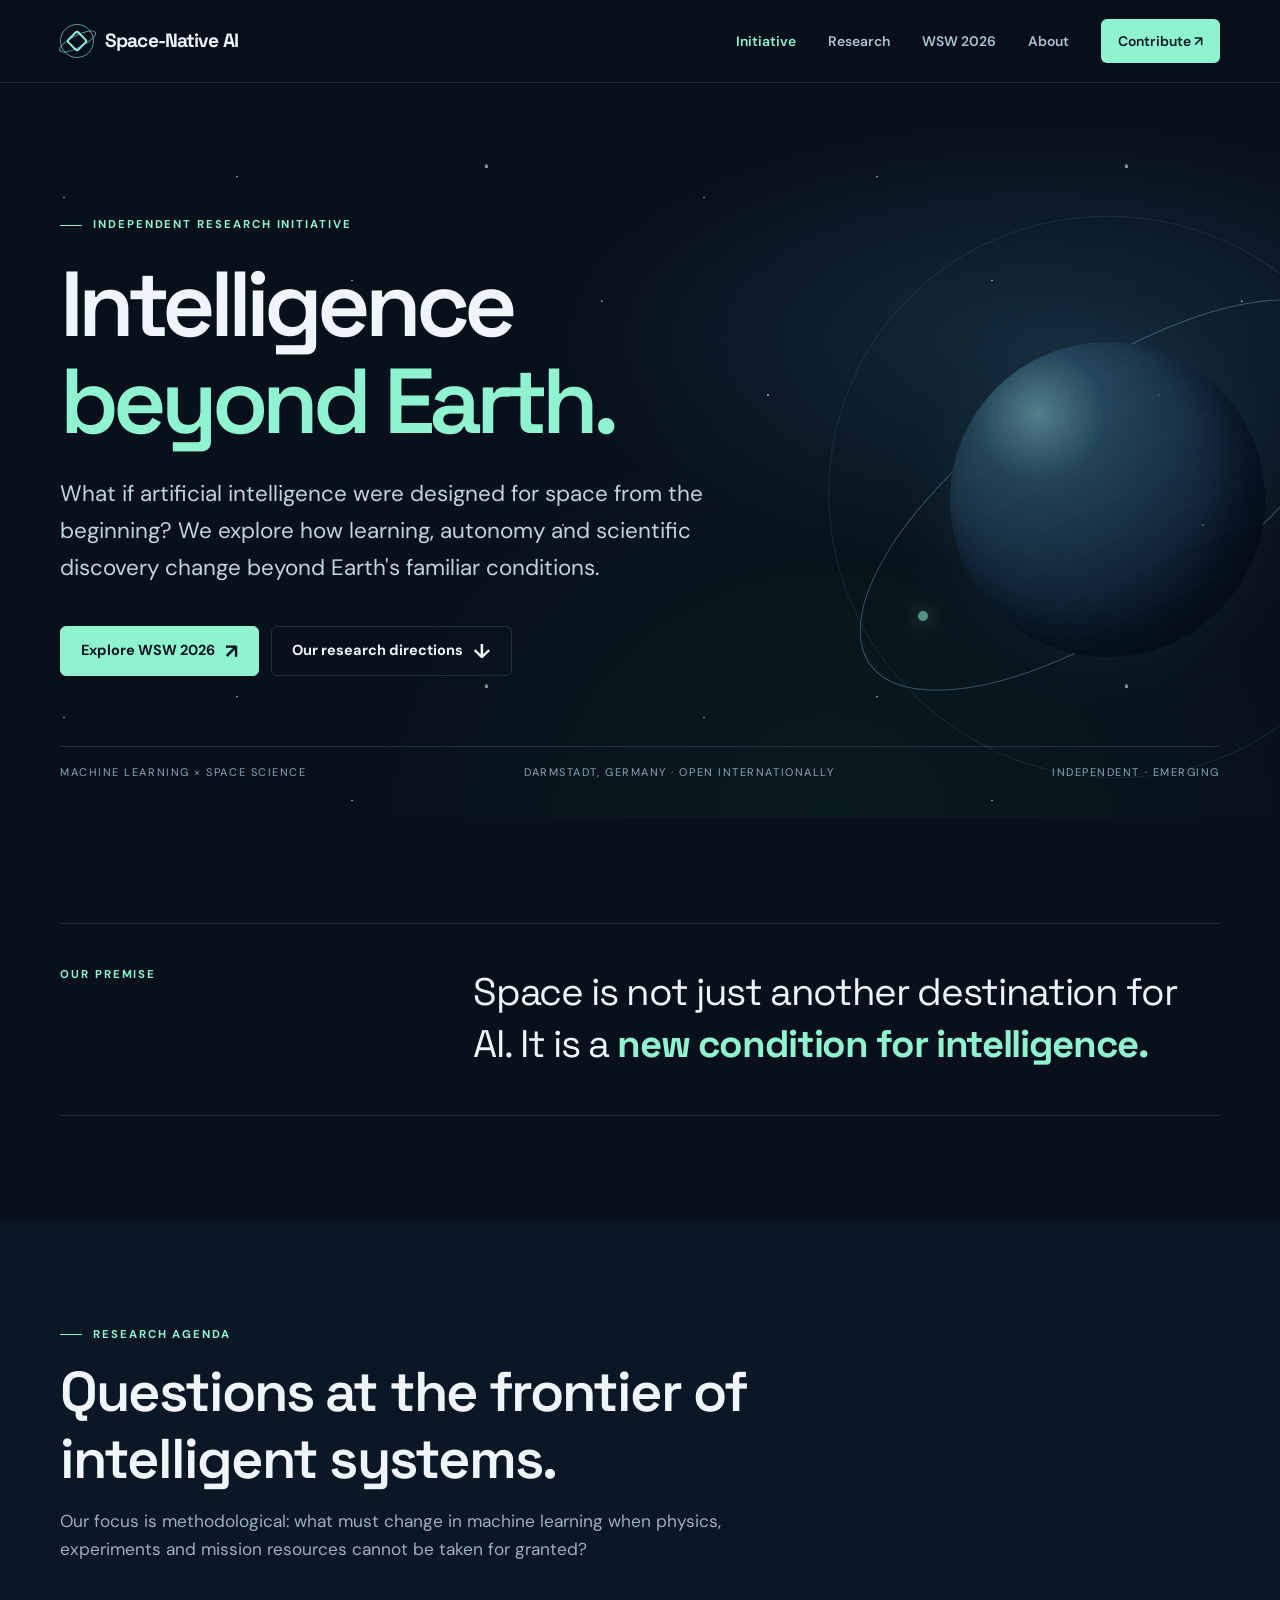
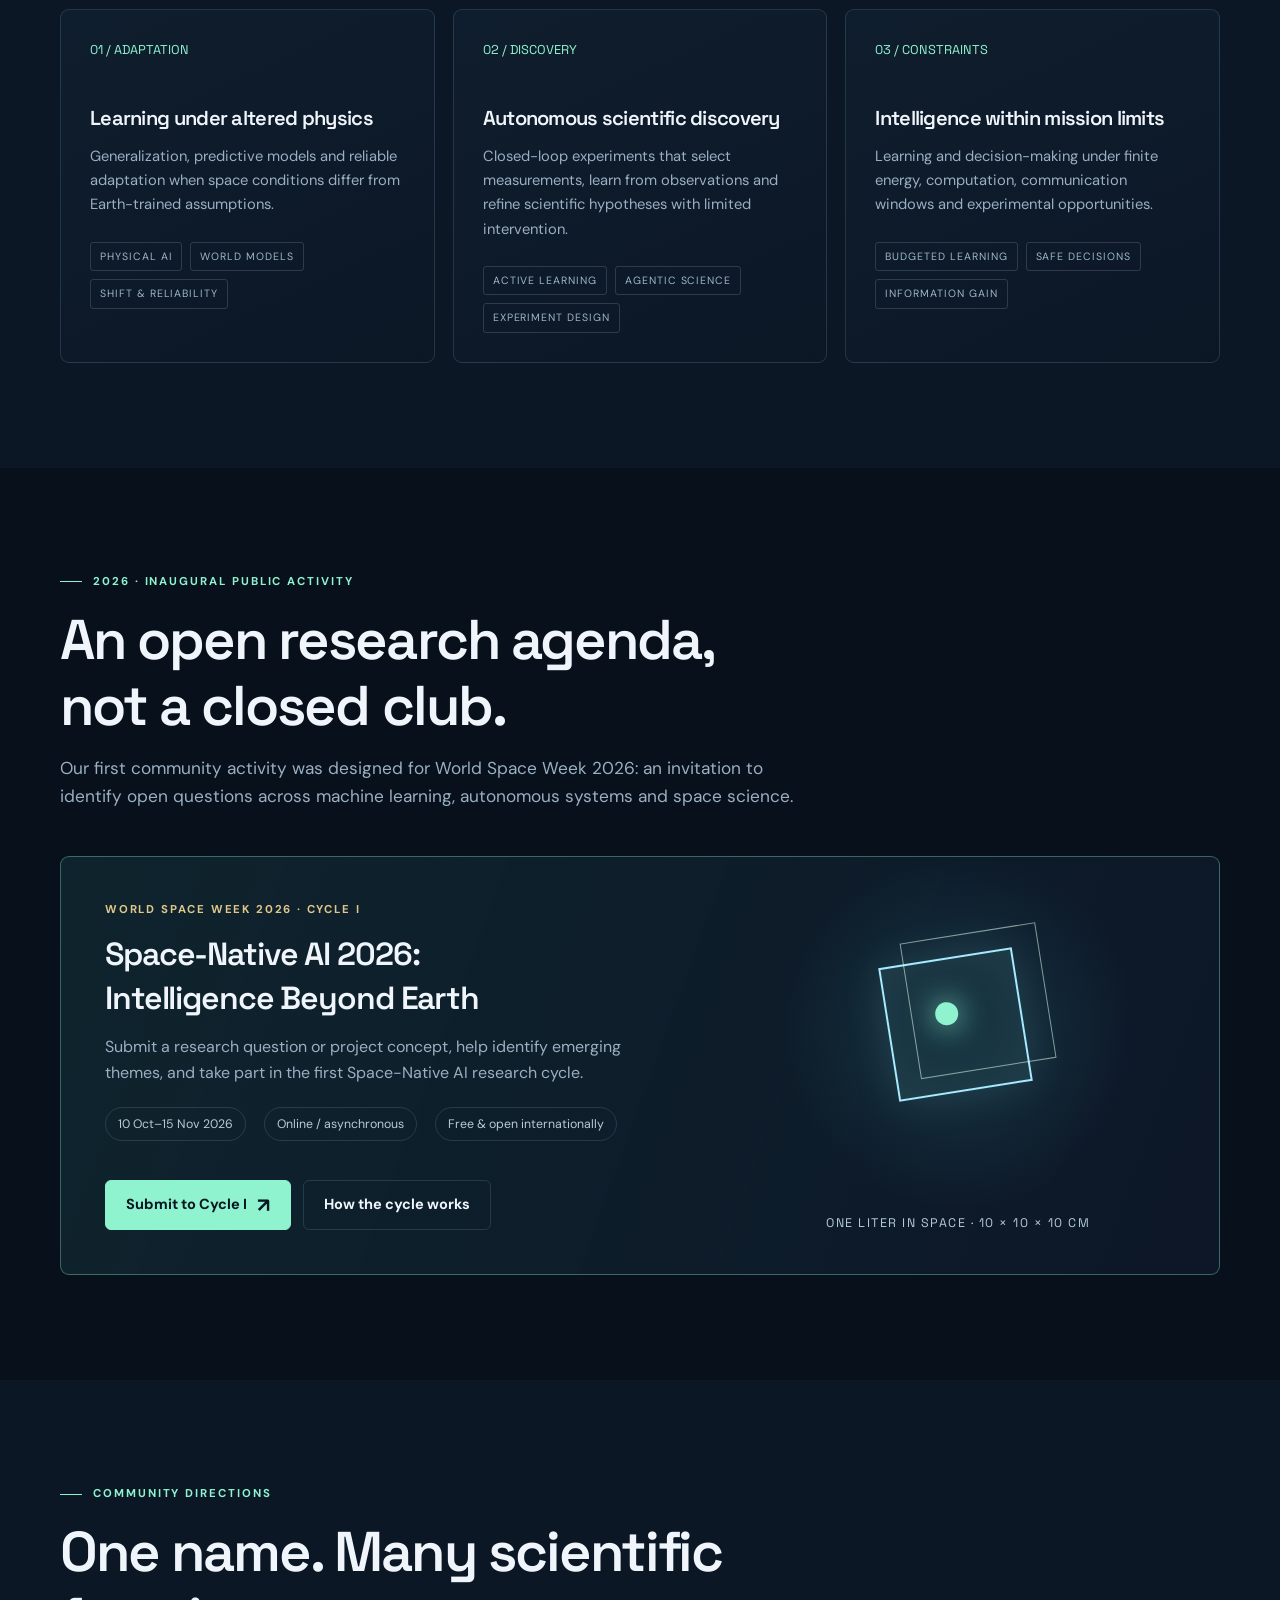
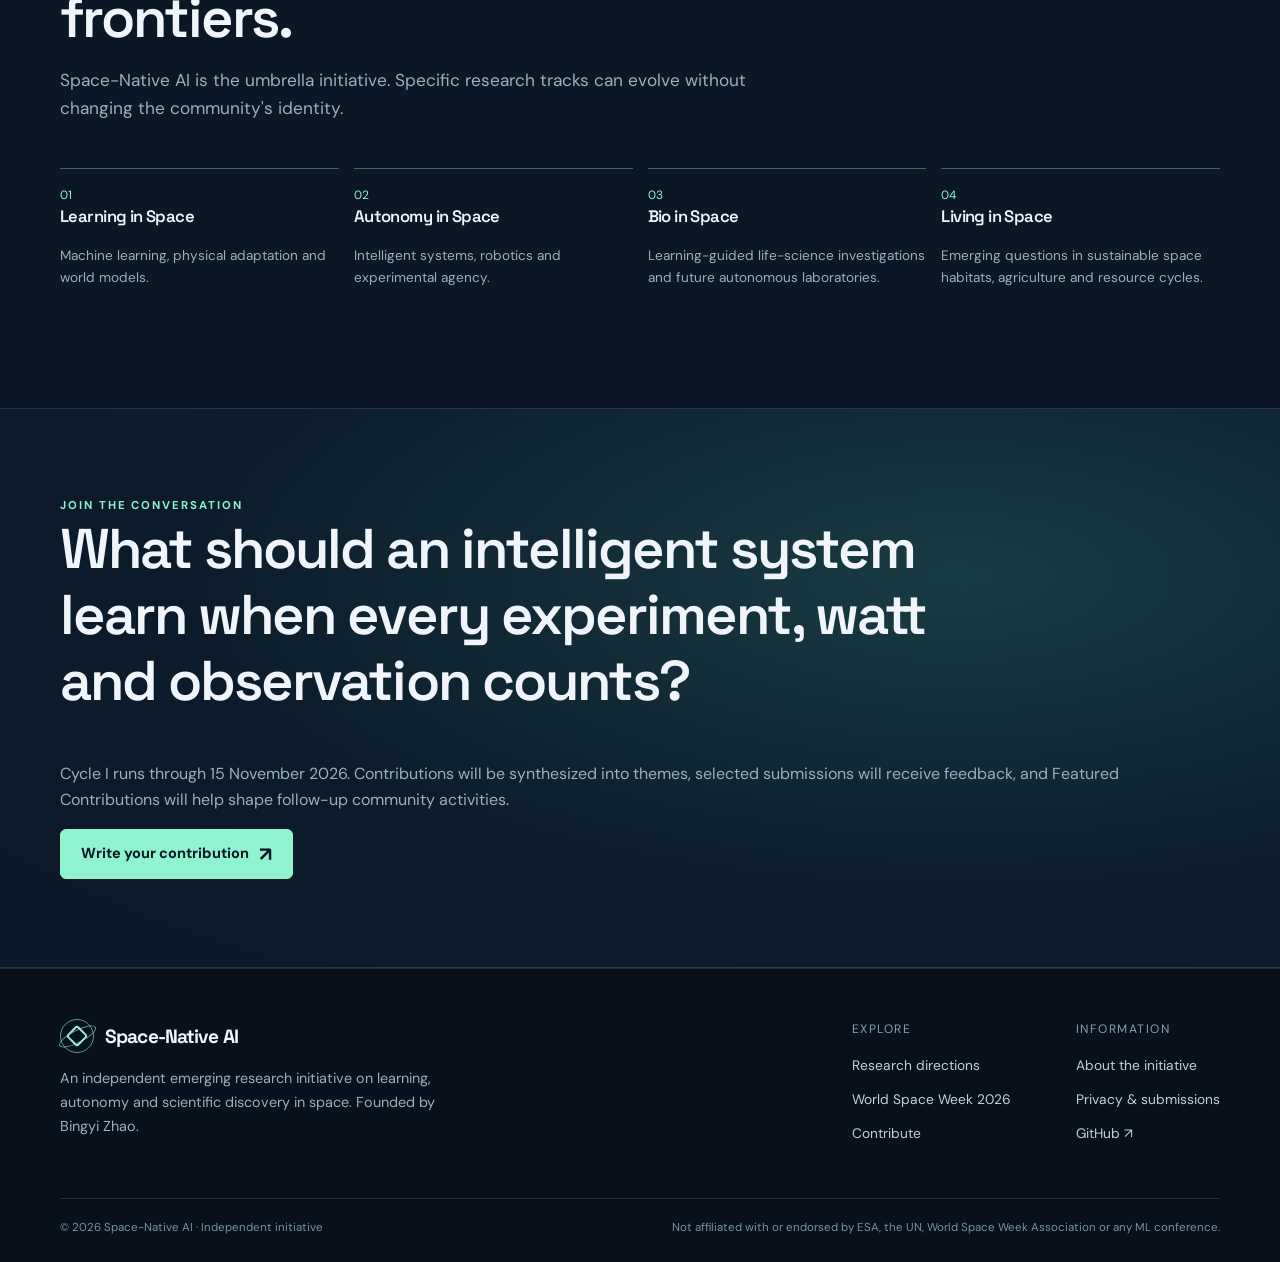
<file: index.html>
<!doctype html>
<html lang="en"><head><meta charset="utf-8"><meta name="viewport" content="width=device-width,initial-scale=1"><meta name="theme-color" content="#07101b"><meta name="description" content="Space-Native AI is an independent emerging research initiative exploring machine learning, autonomous science and intelligence beyond Earth."><title>Space-Native AI — Intelligence Beyond Earth</title><link rel="canonical" href="https://space-native-ai.github.io/"><link rel="icon" href="favicon.svg" type="image/svg+xml"><link rel="stylesheet" href="styles.css"></head>
<body><a class="skip" href="#main">Skip to content</a>
<header class="site-header"><div class="container nav-wrap"><a class="brand" href="index.html" aria-label="Space-Native AI home"><span class="brand-symbol" aria-hidden="true"></span><span class="wordmark">Space-Native AI</span></a><button class="menu-toggle" aria-expanded="false" aria-controls="site-nav">Menu</button><nav id="site-nav" class="nav-links" aria-label="Primary"><a href="index.html" aria-current="page">Initiative</a><a href="index.html#research">Research</a><a href="event-2026.html">WSW 2026</a><a href="about.html">About</a><a class="nav-cta" href="contribute.html">Contribute ↗</a></nav></div></header>
<main id="main"><section class="hero"><div class="hero-orbit" aria-hidden="true"><div class="orbit-ring secondary"></div><div class="orbit-ring"></div><div class="planet"></div><div class="orbital-dot"></div></div><div class="container hero-content"><div class="eyebrow"><span class="dash"></span>Independent research initiative</div><h1>Intelligence<br><em>beyond Earth.</em></h1><p class="hero-lead">What if artificial intelligence were designed for space from the beginning? We explore how learning, autonomy and scientific discovery change beyond Earth's familiar conditions.</p><div class="hero-actions"><a class="btn primary" href="event-2026.html">Explore WSW 2026 <span class="arrow">↗</span></a><a class="btn" href="#research">Our research directions <span class="arrow">↓</span></a></div></div><div class="hero-foot"><div class="container foot-strip"><span>Machine Learning × Space Science</span><span>Darmstadt, Germany · Open internationally</span><span>Independent · Emerging</span></div></div></section>
<section class="section"><div class="container"><div class="statement"><div class="eyebrow">Our premise</div><blockquote>Space is not just another destination for AI. It is a <strong>new condition for intelligence.</strong></blockquote></div></div></section>
<section class="section alt" id="research"><div class="container"><div class="section-intro"><div class="eyebrow"><span class="dash"></span>Research agenda</div><h2>Questions at the frontier of intelligent systems.</h2><p>Our focus is methodological: what must change in machine learning when physics, experiments and mission resources cannot be taken for granted?</p></div><div class="grid-3"><article class="panel"><div class="number">01 / ADAPTATION</div><h3>Learning under altered physics</h3><p>Generalization, predictive models and reliable adaptation when space conditions differ from Earth-trained assumptions.</p><div class="tags"><span class="tag">Physical AI</span><span class="tag">World Models</span><span class="tag">Shift & Reliability</span></div></article><article class="panel"><div class="number">02 / DISCOVERY</div><h3>Autonomous scientific discovery</h3><p>Closed-loop experiments that select measurements, learn from observations and refine scientific hypotheses with limited intervention.</p><div class="tags"><span class="tag">Active Learning</span><span class="tag">Agentic Science</span><span class="tag">Experiment Design</span></div></article><article class="panel"><div class="number">03 / CONSTRAINTS</div><h3>Intelligence within mission limits</h3><p>Learning and decision-making under finite energy, computation, communication windows and experimental opportunities.</p><div class="tags"><span class="tag">Budgeted Learning</span><span class="tag">Safe Decisions</span><span class="tag">Information Gain</span></div></article></div></div></section>
<section class="section"><div class="container"><div class="section-intro"><div class="eyebrow"><span class="dash"></span>2026 · Inaugural public activity</div><h2>An open research agenda, not a closed club.</h2><p>Our first community activity was designed for World Space Week 2026: an invitation to identify open questions across machine learning, autonomous systems and space science.</p></div><div class="event-panel"><div class="event-panel-content"><div class="kicker">World Space Week 2026 · Cycle I</div><h3>Space-Native AI 2026:<br>Intelligence Beyond Earth</h3><p>Submit a research question or project concept, help identify emerging themes, and take part in the first Space-Native AI research cycle.</p><div class="meta"><span>10 Oct–15 Nov 2026</span><span>Online / asynchronous</span><span>Free & open internationally</span></div><div class="hero-actions"><a class="btn primary" href="contribute.html#submit">Submit to Cycle I <span class="arrow">↗</span></a><a class="btn" href="event-2026.html">How the cycle works</a></div></div><div class="event-panel-visual" aria-hidden="true"><div class="cube"></div><div class="cube-caption">ONE LITER IN SPACE · 10 × 10 × 10 CM</div></div></div></div></section>
<section class="section alt"><div class="container"><div class="section-intro"><div class="eyebrow"><span class="dash"></span>Community directions</div><h2>One name. Many scientific frontiers.</h2><p>Space-Native AI is the umbrella initiative. Specific research tracks can evolve without changing the community's identity.</p></div><div class="tracks"><div class="track"><div class="track-no">01</div><h3>Learning in Space</h3><p>Machine learning, physical adaptation and world models.</p></div><div class="track"><div class="track-no">02</div><h3>Autonomy in Space</h3><p>Intelligent systems, robotics and experimental agency.</p></div><div class="track"><div class="track-no">03</div><h3>Bio in Space</h3><p>Learning-guided life-science investigations and future autonomous laboratories.</p></div><div class="track"><div class="track-no">04</div><h3>Living in Space</h3><p>Emerging questions in sustainable space habitats, agriculture and resource cycles.</p></div></div></div></section>
<section class="quote-band"><div class="container"><div class="eyebrow">Join the conversation</div><h2>What should an intelligent system learn when every experiment, watt and observation counts?</h2><p>Cycle I runs through 15 November 2026. Contributions will be synthesized into themes, selected submissions will receive feedback, and Featured Contributions will help shape follow-up community activities.</p><a class="btn primary" href="contribute.html#submit">Write your contribution <span class="arrow">↗</span></a></div></section></main>
<footer class="footer"><div class="container"><div class="footer-main"><div><a class="brand" href="index.html"><span class="brand-symbol" aria-hidden="true"></span><span class="wordmark">Space-Native AI</span></a><p class="footer-description">An independent emerging research initiative on learning, autonomy and scientific discovery in space. Founded by Bingyi Zhao.</p></div><div class="footer-links"><div><span>Explore</span><a href="index.html#research">Research directions</a><a href="event-2026.html">World Space Week 2026</a><a href="contribute.html">Contribute</a></div><div><span>Information</span><a href="about.html">About the initiative</a><a href="privacy.html">Privacy & submissions</a><a href="https://github.com/space-native-ai/space-native-ai.github.io" target="_blank" rel="noopener noreferrer">GitHub ↗</a></div></div></div><div class="footer-bottom"><span>© <span data-year>2026</span> Space-Native AI · Independent initiative</span><span>Not affiliated with or endorsed by ESA, the UN, World Space Week Association or any ML conference.</span></div></div></footer><script src="script.js"></script></body></html>
</file>
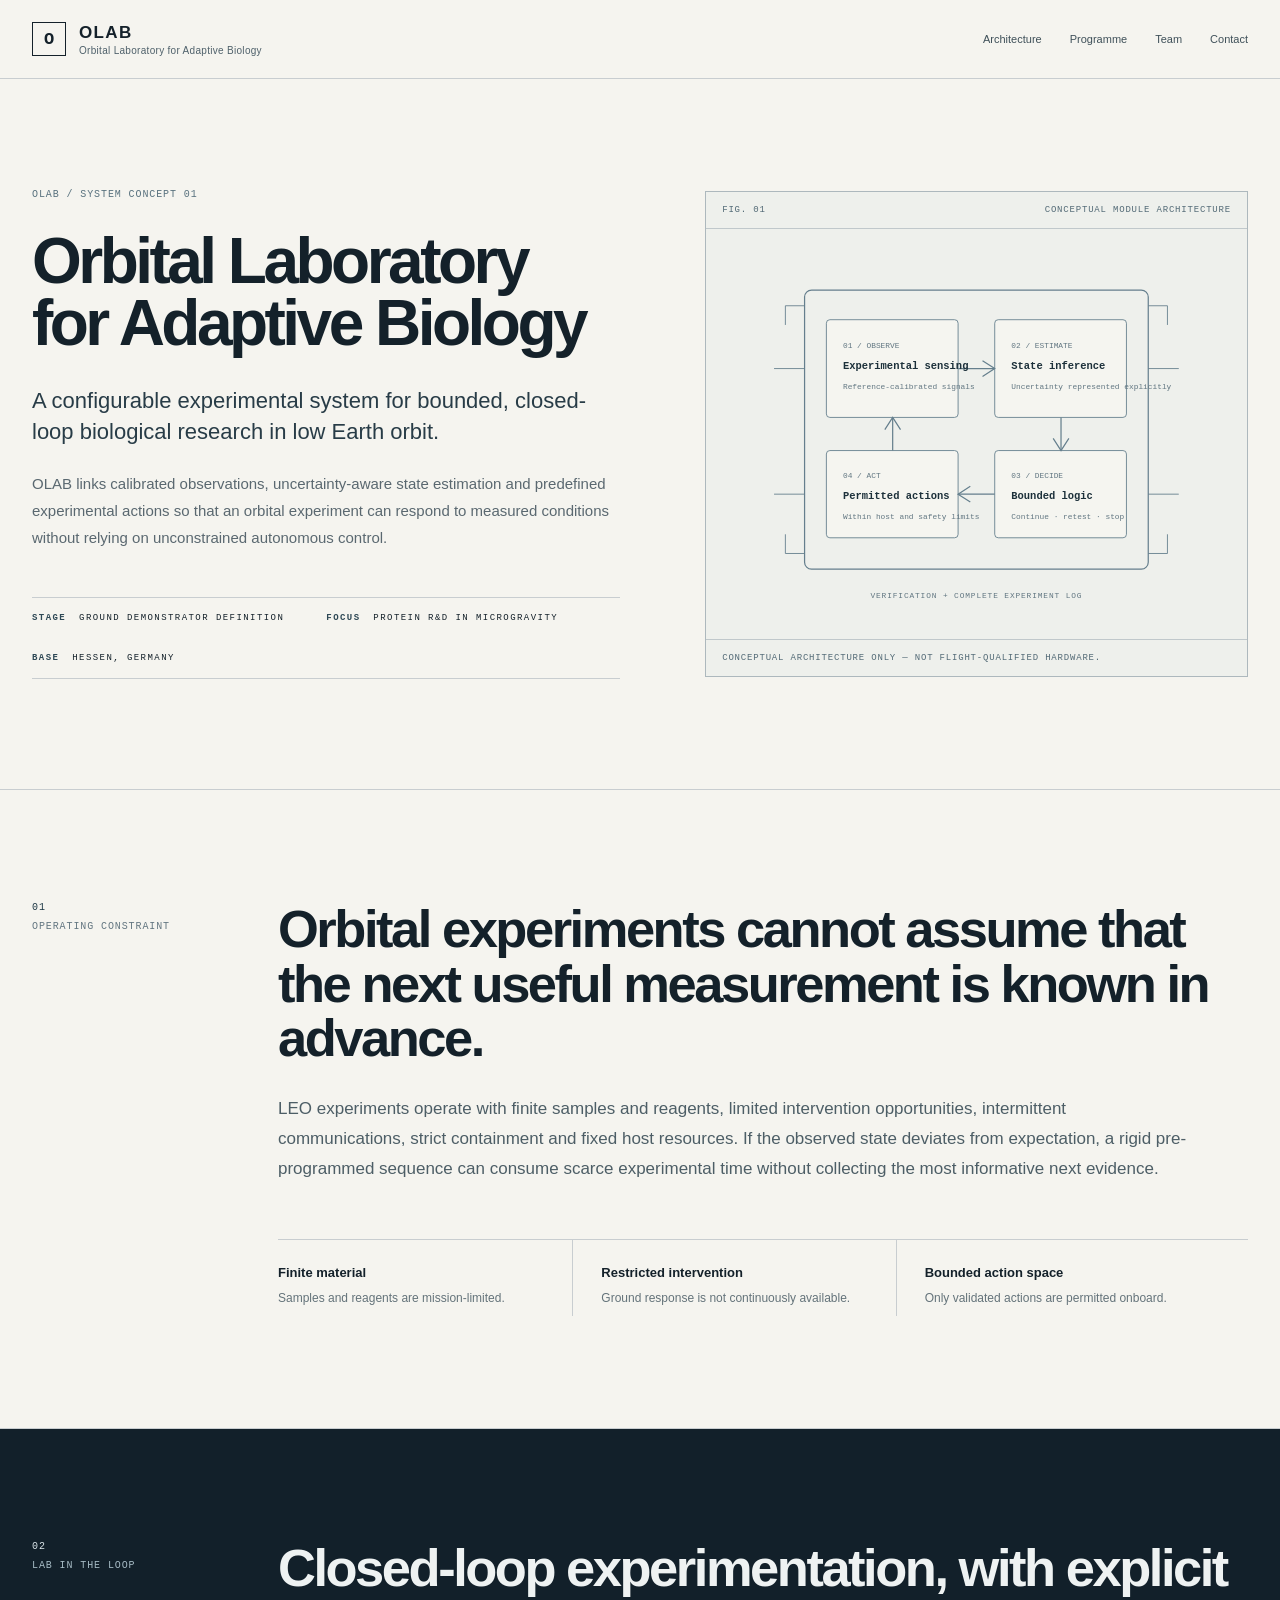
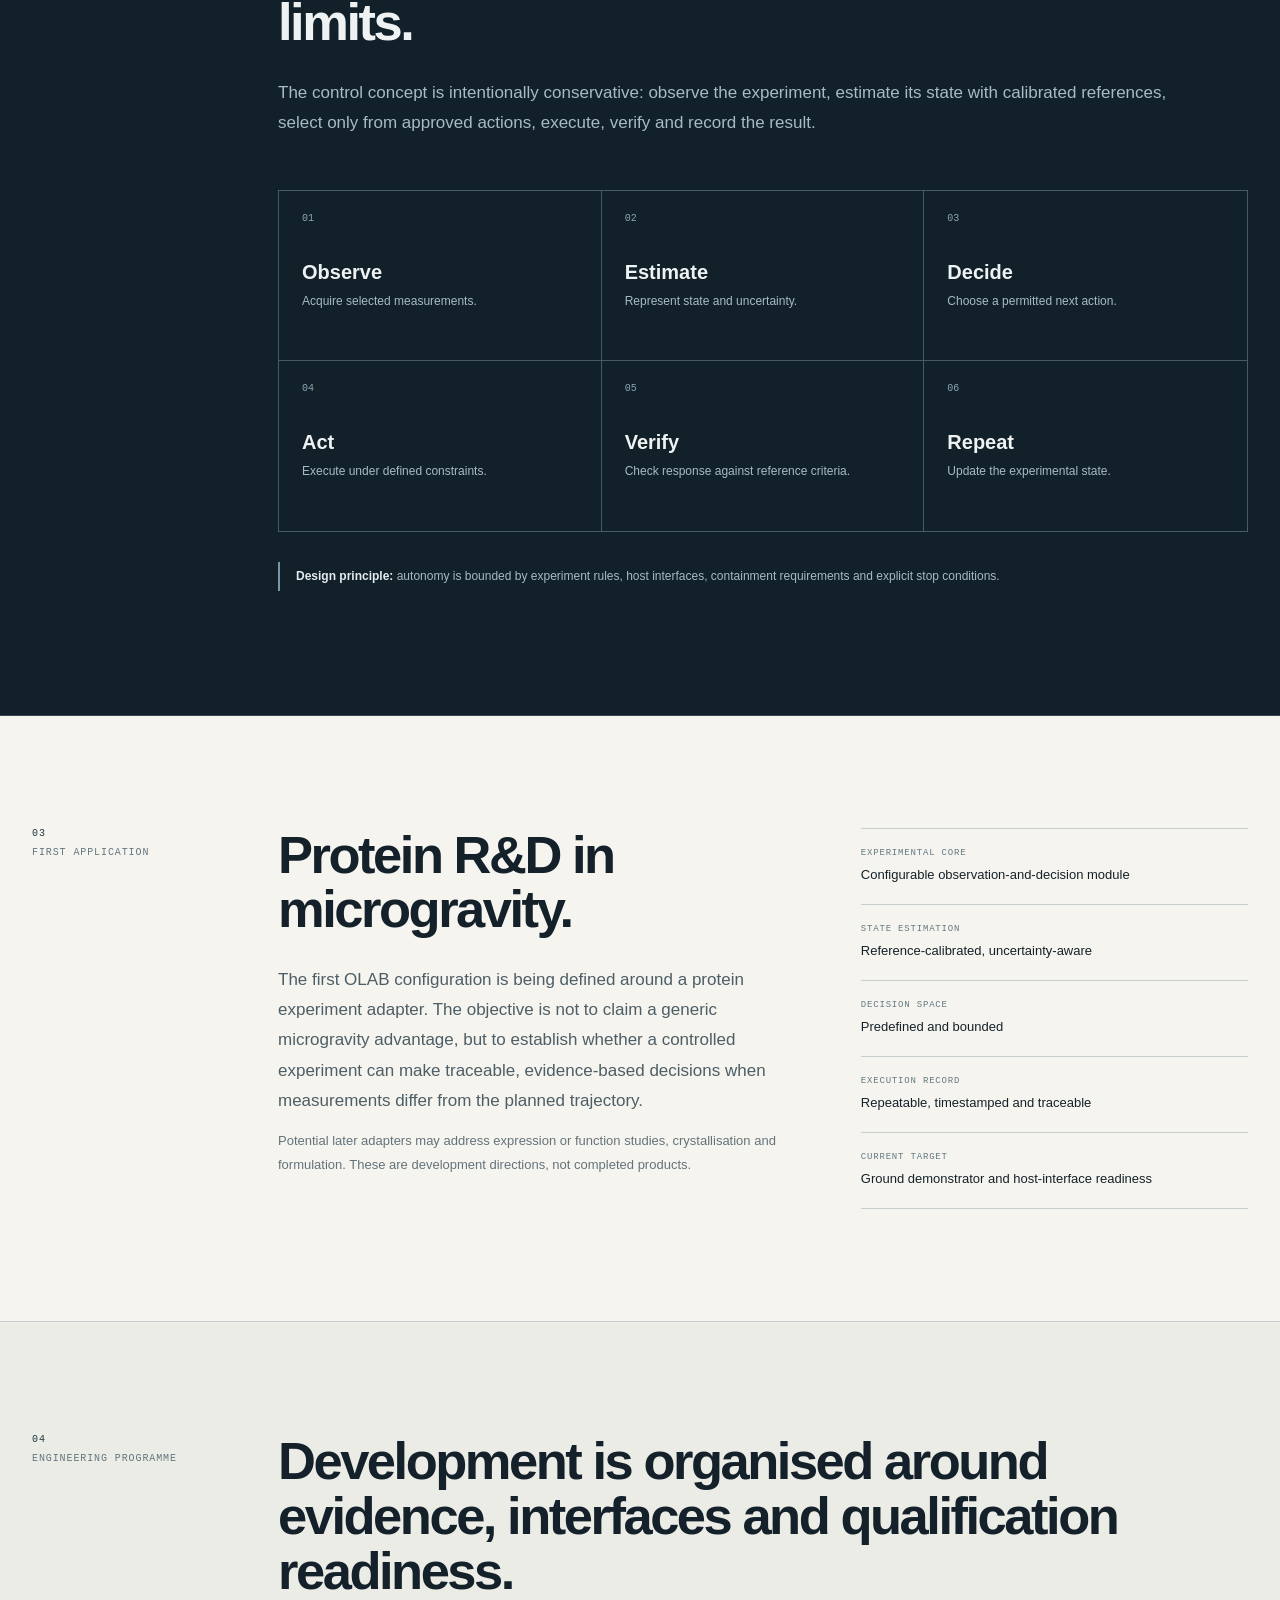
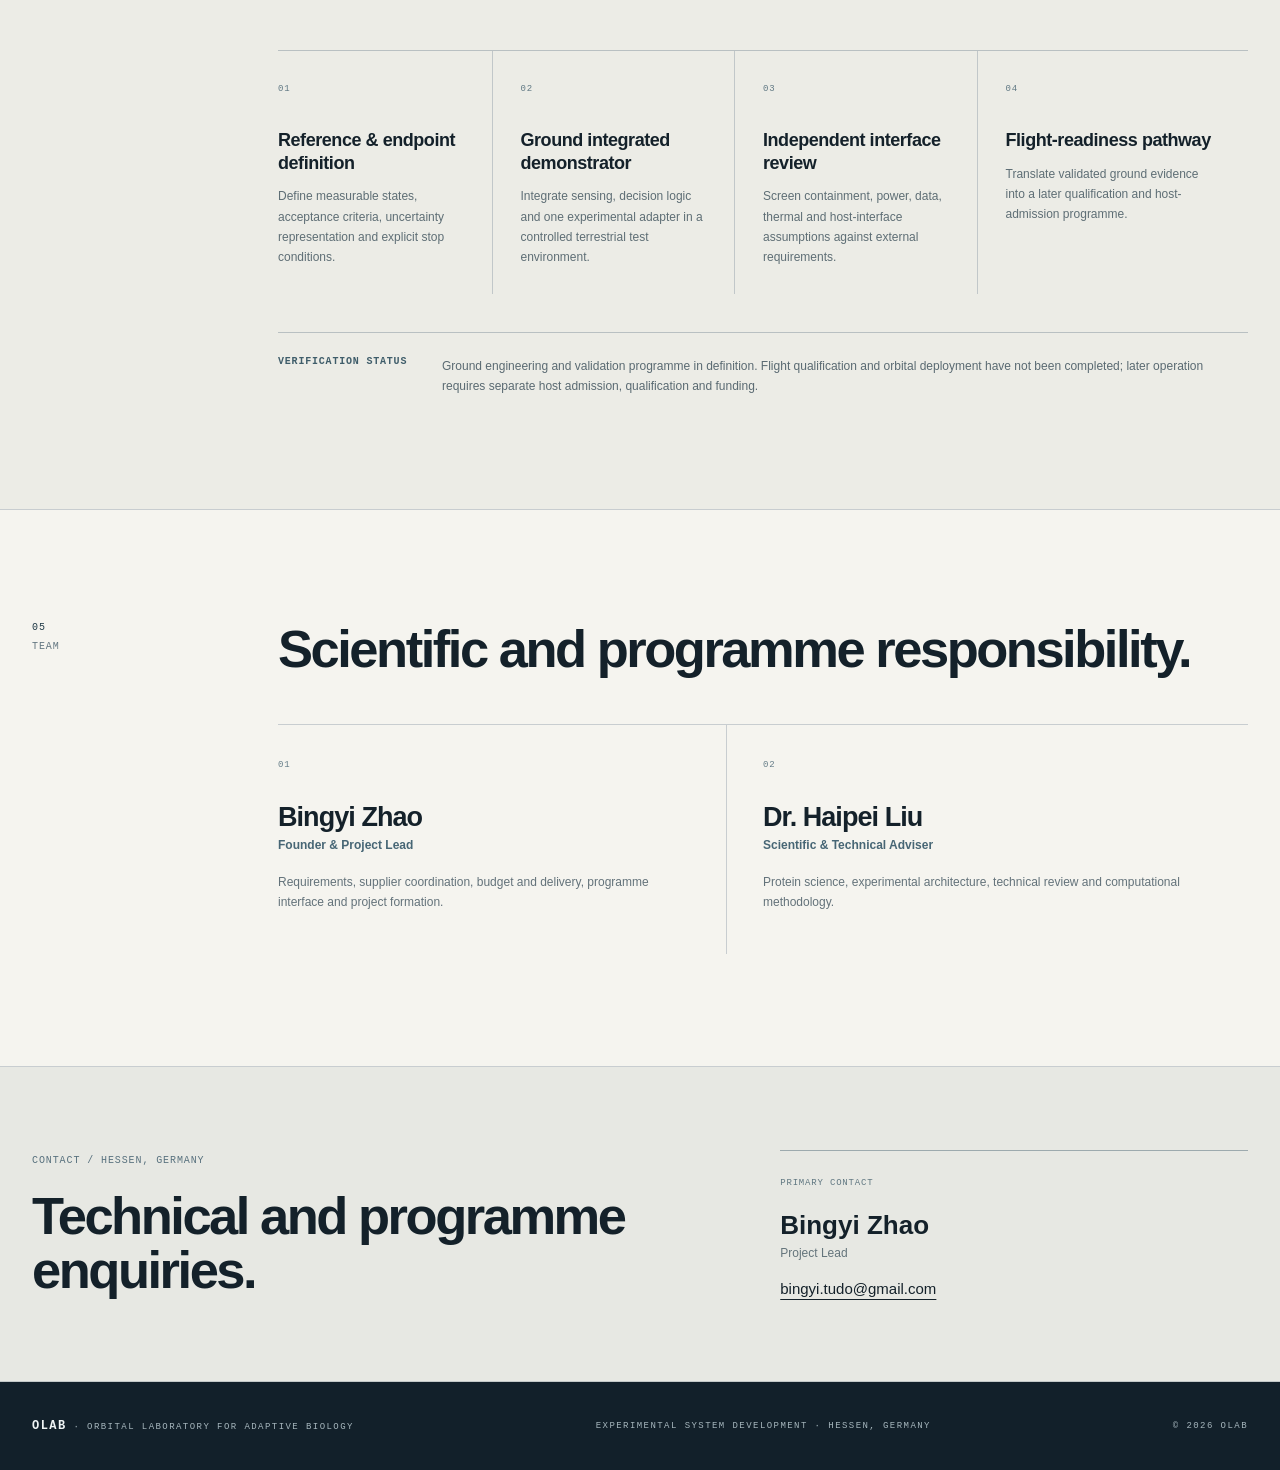
<file: OLAB/index.html>
<!doctype html>
<html lang="en">
<head>
  <meta charset="utf-8">
  <meta name="viewport" content="width=device-width, initial-scale=1">
  <meta name="theme-color" content="#102029">
  <meta name="description" content="OLAB — Orbital Laboratory for Adaptive Biology. Bounded closed-loop biological experimentation in low Earth orbit.">
  <meta property="og:type" content="website">
  <meta property="og:title" content="OLAB | Orbital Laboratory for Adaptive Biology">
  <meta property="og:description" content="A configurable experimental system for bounded, closed-loop biological research in low Earth orbit.">
  <meta property="og:url" content="https://space-native-ai.github.io/OLAB/">
  <title>OLAB | Orbital Laboratory for Adaptive Biology</title>
  <link rel="stylesheet" href="styles.css">
</head>
<body>
<a class="skip" href="#main">Skip to content</a>

<header class="topbar">
  <div class="shell nav">
    <a class="identity" href="#top" aria-label="OLAB home">
      <span class="mark" aria-hidden="true">O</span>
      <span><strong>OLAB</strong><small>Orbital Laboratory for Adaptive Biology</small></span>
    </a>
    <nav aria-label="Primary navigation">
      <a href="#architecture">Architecture</a>
      <a href="#programme">Programme</a>
      <a href="#team">Team</a>
      <a href="#contact">Contact</a>
    </nav>
  </div>
</header>

<main id="main">
<section class="hero" id="top">
  <div class="shell hero-grid">
    <div class="hero-copy">
      <p class="kicker">OLAB / SYSTEM CONCEPT 01</p>
      <h1>Orbital Laboratory<br>for Adaptive Biology</h1>
      <p class="lead">A configurable experimental system for bounded, closed-loop biological research in low Earth orbit.</p>
      <p class="summary">OLAB links calibrated observations, uncertainty-aware state estimation and predefined experimental actions so that an orbital experiment can respond to measured conditions without relying on unconstrained autonomous control.</p>
      <div class="status-row">
        <span><b>Stage</b> Ground demonstrator definition</span>
        <span><b>Focus</b> Protein R&amp;D in microgravity</span>
        <span><b>Base</b> Hessen, Germany</span>
      </div>
    </div>

    <figure class="instrument-figure">
      <div class="figure-head"><span>FIG. 01</span><span>CONCEPTUAL MODULE ARCHITECTURE</span></div>
      <svg viewBox="0 0 620 470" role="img" aria-labelledby="fig-title fig-desc">
        <title id="fig-title">Conceptual architecture of the OLAB experimental module</title>
        <desc id="fig-desc">A contained experiment adapter connected to sensing, state estimation, bounded decision logic, actuation and verification.</desc>
        <g fill="none" stroke="currentColor">
          <rect x="113" y="70" width="394" height="320" rx="8" class="housing"/>
          <rect x="138" y="104" width="151" height="112" rx="4" class="module"/>
          <rect x="331" y="104" width="151" height="112" rx="4" class="module"/>
          <rect x="138" y="254" width="151" height="100" rx="4" class="module"/>
          <rect x="331" y="254" width="151" height="100" rx="4" class="module"/>
          <path d="M289 160h42M407 216v38M331 304h-42M214 254v-38" class="signal"/>
          <path d="M317 151l14 9-14 9M398 240l9 14 9-14M303 295l-14 9 14 9M205 230l9-14 9 14" class="signal"/>
          <path d="M78 160h35M507 160h35M78 304h35M507 304h35" class="tick"/>
          <path d="M113 88H91v22M507 88h22v22M113 372H91v-22M507 372h22v-22" class="corner"/>
        </g>
        <g class="svg-label">
          <text x="157" y="137">01 / OBSERVE</text>
          <text x="157" y="161" class="svg-title">Experimental sensing</text>
          <text x="157" y="184">Reference-calibrated signals</text>
          <text x="350" y="137">02 / ESTIMATE</text>
          <text x="350" y="161" class="svg-title">State inference</text>
          <text x="350" y="184">Uncertainty represented explicitly</text>
          <text x="157" y="285">04 / ACT</text>
          <text x="157" y="309" class="svg-title">Permitted actions</text>
          <text x="157" y="332">Within host and safety limits</text>
          <text x="350" y="285">03 / DECIDE</text>
          <text x="350" y="309" class="svg-title">Bounded logic</text>
          <text x="350" y="332">Continue · retest · stop</text>
        </g>
        <text x="310" y="423" text-anchor="middle" class="svg-note">VERIFICATION + COMPLETE EXPERIMENT LOG</text>
      </svg>
      <figcaption>Conceptual architecture only — not flight-qualified hardware.</figcaption>
    </figure>
  </div>
</section>

<section class="section" id="problem">
  <div class="shell section-grid">
    <div class="section-id"><span>01</span><p>Operating constraint</p></div>
    <div class="section-body">
      <h2>Orbital experiments cannot assume that the next useful measurement is known in advance.</h2>
      <p class="intro">LEO experiments operate with finite samples and reagents, limited intervention opportunities, intermittent communications, strict containment and fixed host resources. If the observed state deviates from expectation, a rigid pre-programmed sequence can consume scarce experimental time without collecting the most informative next evidence.</p>
      <div class="facts">
        <div><b>Finite material</b><span>Samples and reagents are mission-limited.</span></div>
        <div><b>Restricted intervention</b><span>Ground response is not continuously available.</span></div>
        <div><b>Bounded action space</b><span>Only validated actions are permitted onboard.</span></div>
      </div>
    </div>
  </div>
</section>

<section class="section dark" id="architecture">
  <div class="shell section-grid">
    <div class="section-id"><span>02</span><p>Lab in the loop</p></div>
    <div class="section-body">
      <h2>Closed-loop experimentation, with explicit limits.</h2>
      <p class="intro">The control concept is intentionally conservative: observe the experiment, estimate its state with calibrated references, select only from approved actions, execute, verify and record the result.</p>
      <div class="loop" aria-label="Closed-loop experimental sequence">
        <div><i>01</i><b>Observe</b><span>Acquire selected measurements.</span></div>
        <div><i>02</i><b>Estimate</b><span>Represent state and uncertainty.</span></div>
        <div><i>03</i><b>Decide</b><span>Choose a permitted next action.</span></div>
        <div><i>04</i><b>Act</b><span>Execute under defined constraints.</span></div>
        <div><i>05</i><b>Verify</b><span>Check response against reference criteria.</span></div>
        <div><i>06</i><b>Repeat</b><span>Update the experimental state.</span></div>
      </div>
      <p class="boundary"><b>Design principle:</b> autonomy is bounded by experiment rules, host interfaces, containment requirements and explicit stop conditions.</p>
    </div>
  </div>
</section>

<section class="section" id="application">
  <div class="shell section-grid">
    <div class="section-id"><span>03</span><p>First application</p></div>
    <div class="section-body two-col">
      <div>
        <h2>Protein R&amp;D in microgravity.</h2>
        <p class="intro">The first OLAB configuration is being defined around a protein experiment adapter. The objective is not to claim a generic microgravity advantage, but to establish whether a controlled experiment can make traceable, evidence-based decisions when measurements differ from the planned trajectory.</p>
        <p>Potential later adapters may address expression or function studies, crystallisation and formulation. These are development directions, not completed products.</p>
      </div>
      <dl class="specs">
        <div><dt>Experimental core</dt><dd>Configurable observation-and-decision module</dd></div>
        <div><dt>State estimation</dt><dd>Reference-calibrated, uncertainty-aware</dd></div>
        <div><dt>Decision space</dt><dd>Predefined and bounded</dd></div>
        <div><dt>Execution record</dt><dd>Repeatable, timestamped and traceable</dd></div>
        <div><dt>Current target</dt><dd>Ground demonstrator and host-interface readiness</dd></div>
      </dl>
    </div>
  </div>
</section>

<section class="section muted" id="programme">
  <div class="shell section-grid">
    <div class="section-id"><span>04</span><p>Engineering programme</p></div>
    <div class="section-body">
      <h2>Development is organised around evidence, interfaces and qualification readiness.</h2>
      <div class="programme">
        <article><span>01</span><h3>Reference &amp; endpoint definition</h3><p>Define measurable states, acceptance criteria, uncertainty representation and explicit stop conditions.</p></article>
        <article><span>02</span><h3>Ground integrated demonstrator</h3><p>Integrate sensing, decision logic and one experimental adapter in a controlled terrestrial test environment.</p></article>
        <article><span>03</span><h3>Independent interface review</h3><p>Screen containment, power, data, thermal and host-interface assumptions against external requirements.</p></article>
        <article><span>04</span><h3>Flight-readiness pathway</h3><p>Translate validated ground evidence into a later qualification and host-admission programme.</p></article>
      </div>
      <div class="current-status"><b>Verification status</b><span>Ground engineering and validation programme in definition. Flight qualification and orbital deployment have not been completed; later operation requires separate host admission, qualification and funding.</span></div>
    </div>
  </div>
</section>

<section class="section" id="team">
  <div class="shell section-grid">
    <div class="section-id"><span>05</span><p>Team</p></div>
    <div class="section-body">
      <h2>Scientific and programme responsibility.</h2>
      <div class="team-grid">
        <article><p class="person-index">01</p><h3>Bingyi Zhao</h3><h4>Founder &amp; Project Lead</h4><p>Requirements, supplier coordination, budget and delivery, programme interface and project formation.</p></article>
        <article><p class="person-index">02</p><h3>Dr. Haipei Liu</h3><h4>Scientific &amp; Technical Adviser</h4><p>Protein science, experimental architecture, technical review and computational methodology.</p></article>
      </div>
    </div>
  </div>
</section>

<section class="contact" id="contact">
  <div class="shell contact-grid">
    <div>
      <p class="kicker">CONTACT / HESSEN, GERMANY</p>
      <h2>Technical and programme enquiries.</h2>
    </div>
    <div class="contact-card">
      <span>Primary contact</span>
      <h3>Bingyi Zhao</h3>
      <p>Project Lead</p>
      <a href="mailto:bingyi.tudo@gmail.com">bingyi.tudo@gmail.com</a>
    </div>
  </div>
</section>
</main>

<footer>
  <div class="shell footer-grid">
    <span><strong>OLAB</strong> · Orbital Laboratory for Adaptive Biology</span>
    <span>Experimental system development · Hessen, Germany</span>
    <span>© <span id="year">2026</span> OLAB</span>
  </div>
</footer>
<script src="script.js"></script>
</body>
</html>
</file>
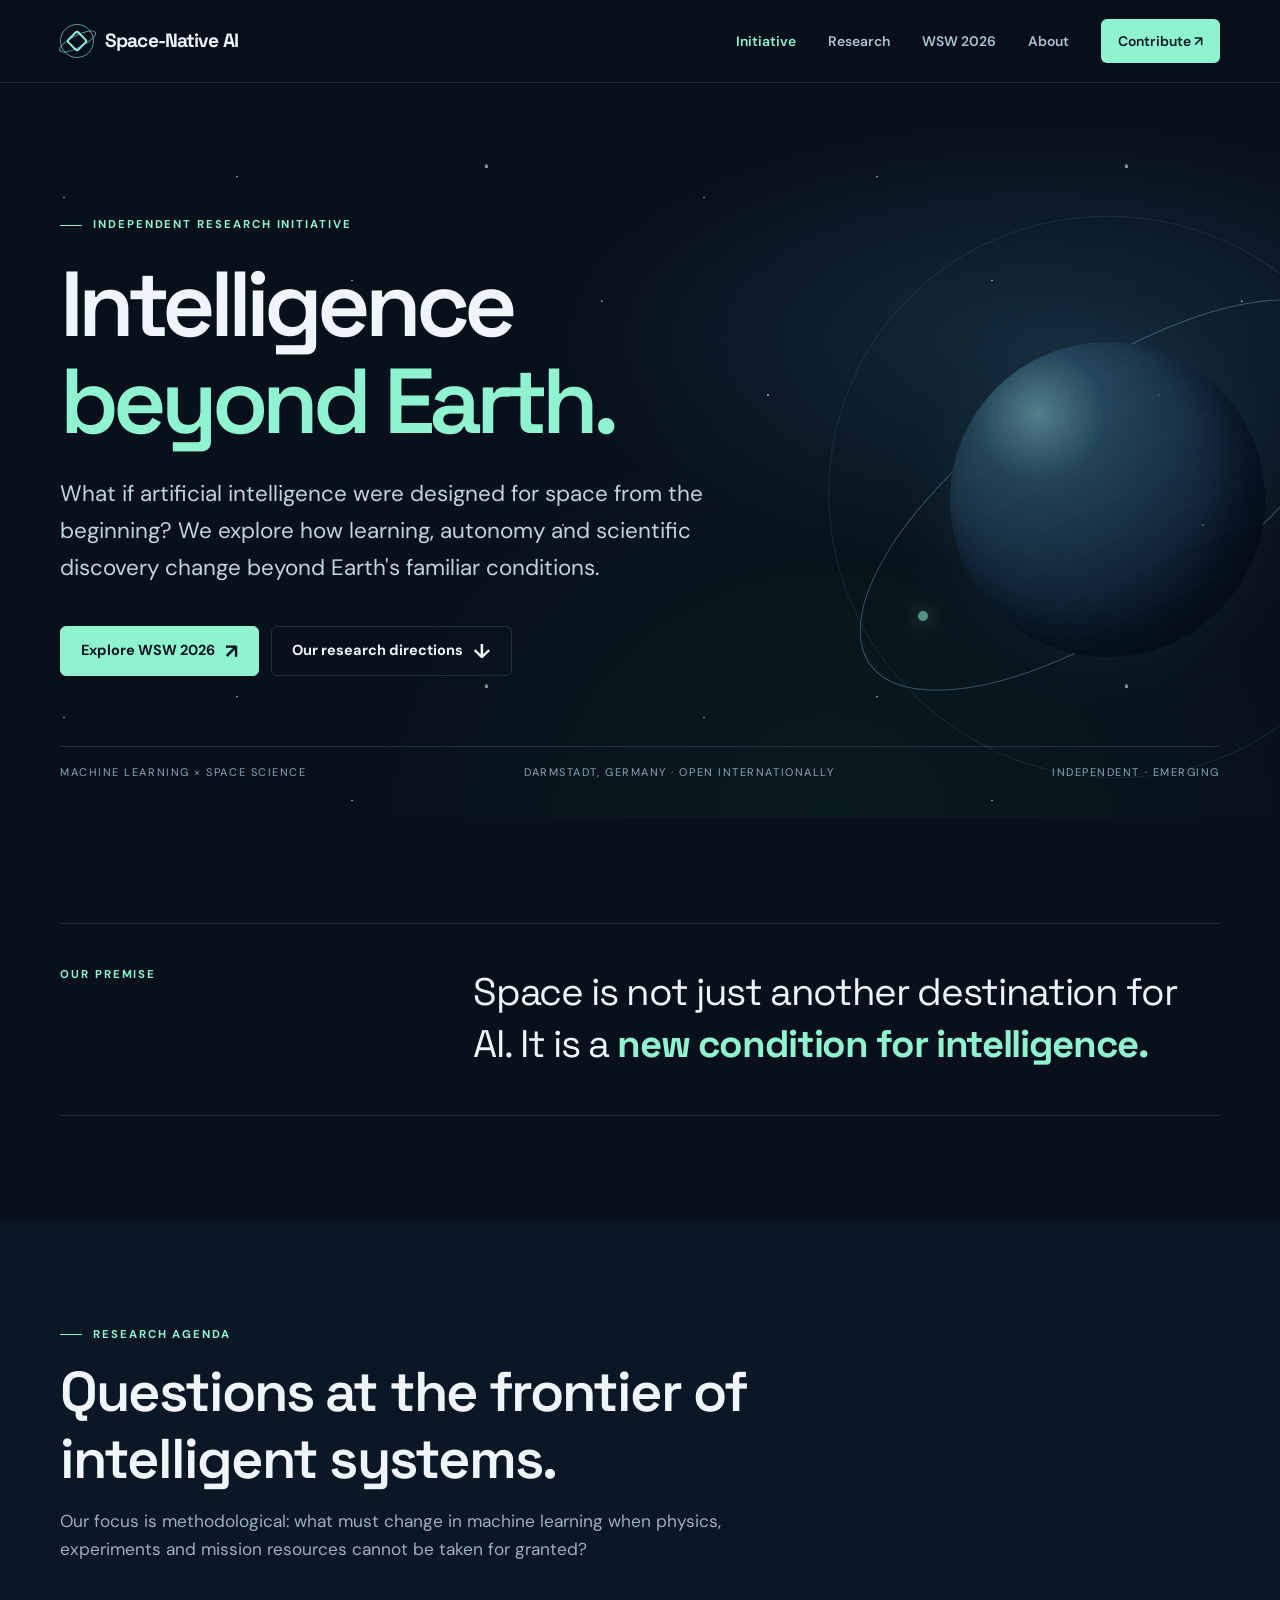
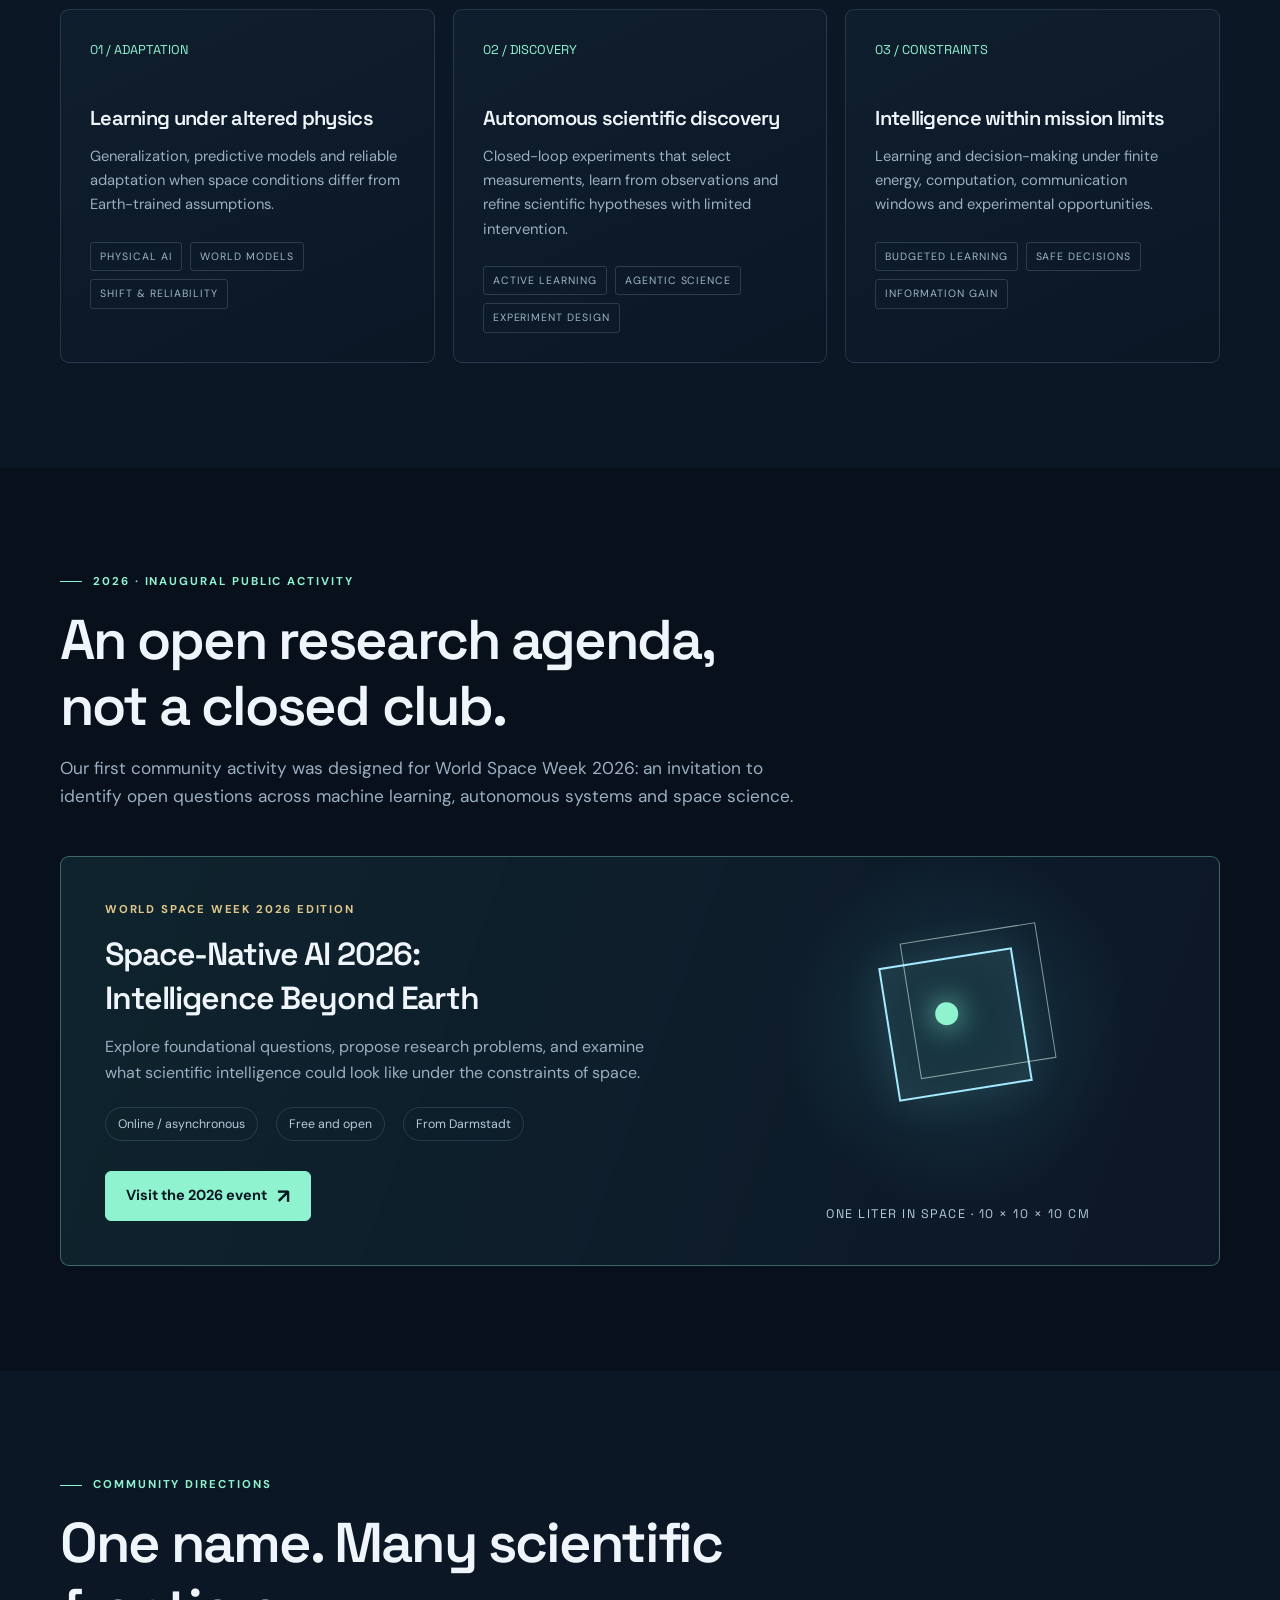
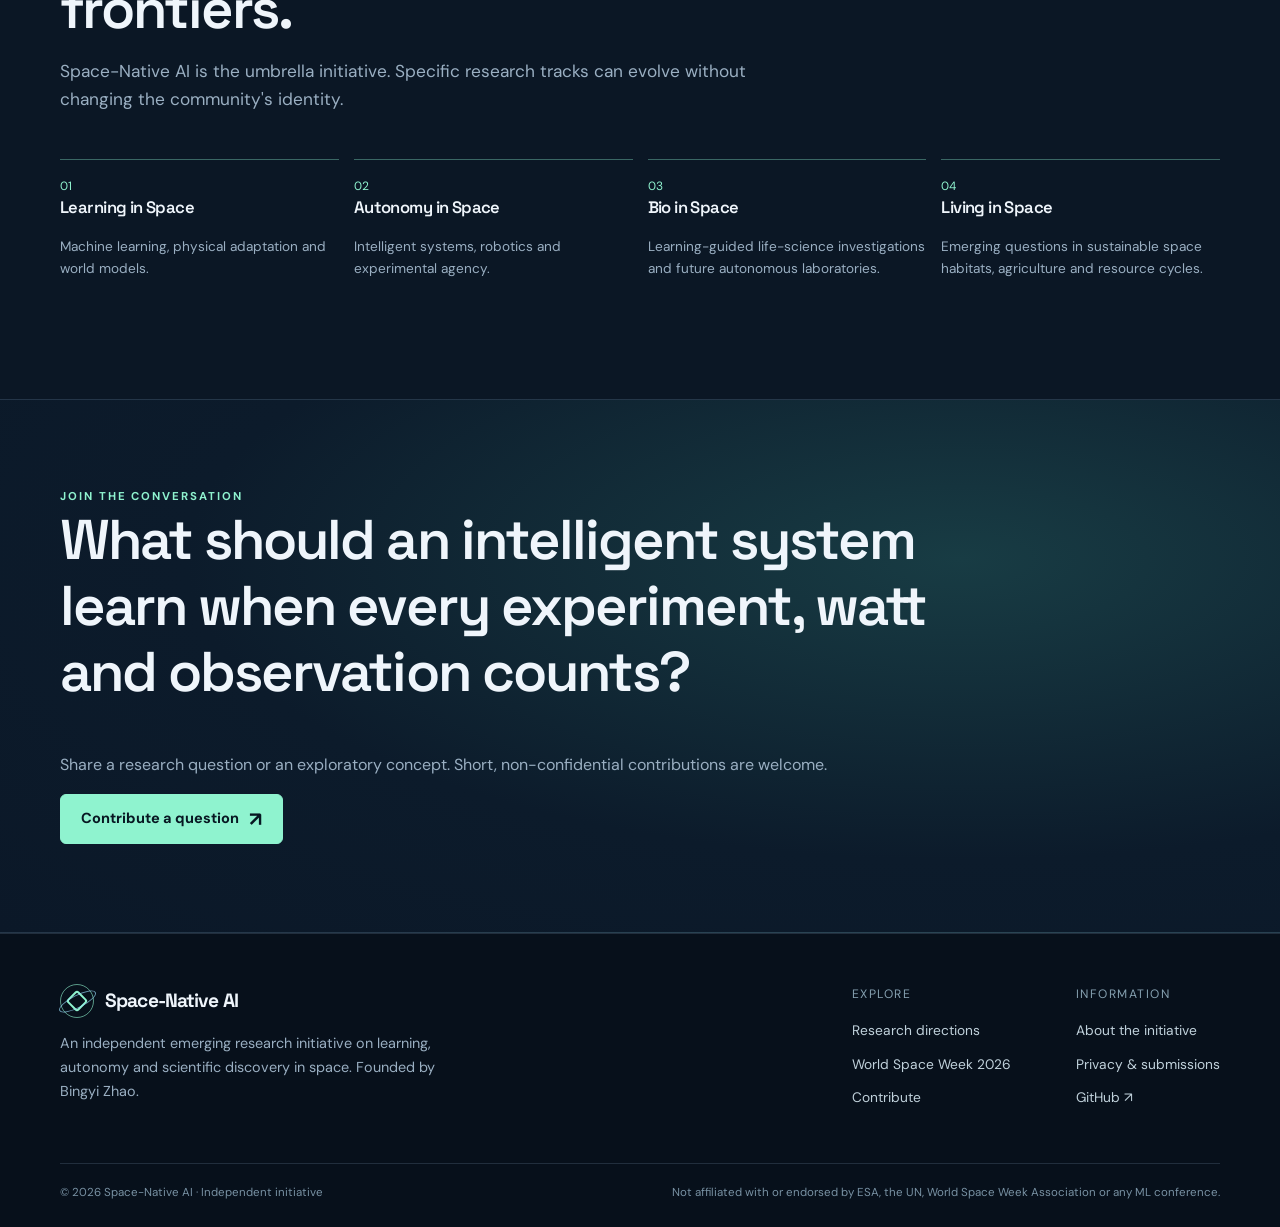
<file: space-native-ai-github-pages-founder-updated/index.html>
<!doctype html>
<html lang="en"><head><meta charset="utf-8"><meta name="viewport" content="width=device-width,initial-scale=1"><meta name="theme-color" content="#07101b"><meta name="description" content="Space-Native AI is an independent emerging research initiative exploring machine learning, autonomous science and intelligence beyond Earth."><title>Space-Native AI — Intelligence Beyond Earth</title><link rel="canonical" href="https://space-native-ai.github.io/"><link rel="icon" href="favicon.svg" type="image/svg+xml"><link rel="stylesheet" href="styles.css"></head>
<body><a class="skip" href="#main">Skip to content</a>
<header class="site-header"><div class="container nav-wrap"><a class="brand" href="index.html" aria-label="Space-Native AI home"><span class="brand-symbol" aria-hidden="true"></span><span class="wordmark">Space-Native AI</span></a><button class="menu-toggle" aria-expanded="false" aria-controls="site-nav">Menu</button><nav id="site-nav" class="nav-links" aria-label="Primary"><a href="index.html" aria-current="page">Initiative</a><a href="index.html#research">Research</a><a href="event-2026.html">WSW 2026</a><a href="about.html">About</a><a class="nav-cta" href="contribute.html">Contribute ↗</a></nav></div></header>
<main id="main"><section class="hero"><div class="hero-orbit" aria-hidden="true"><div class="orbit-ring secondary"></div><div class="orbit-ring"></div><div class="planet"></div><div class="orbital-dot"></div></div><div class="container hero-content"><div class="eyebrow"><span class="dash"></span>Independent research initiative</div><h1>Intelligence<br><em>beyond Earth.</em></h1><p class="hero-lead">What if artificial intelligence were designed for space from the beginning? We explore how learning, autonomy and scientific discovery change beyond Earth's familiar conditions.</p><div class="hero-actions"><a class="btn primary" href="event-2026.html">Explore WSW 2026 <span class="arrow">↗</span></a><a class="btn" href="#research">Our research directions <span class="arrow">↓</span></a></div></div><div class="hero-foot"><div class="container foot-strip"><span>Machine Learning × Space Science</span><span>Darmstadt, Germany · Open internationally</span><span>Independent · Emerging</span></div></div></section>
<section class="section"><div class="container"><div class="statement"><div class="eyebrow">Our premise</div><blockquote>Space is not just another destination for AI. It is a <strong>new condition for intelligence.</strong></blockquote></div></div></section>
<section class="section alt" id="research"><div class="container"><div class="section-intro"><div class="eyebrow"><span class="dash"></span>Research agenda</div><h2>Questions at the frontier of intelligent systems.</h2><p>Our focus is methodological: what must change in machine learning when physics, experiments and mission resources cannot be taken for granted?</p></div><div class="grid-3"><article class="panel"><div class="number">01 / ADAPTATION</div><h3>Learning under altered physics</h3><p>Generalization, predictive models and reliable adaptation when space conditions differ from Earth-trained assumptions.</p><div class="tags"><span class="tag">Physical AI</span><span class="tag">World Models</span><span class="tag">Shift & Reliability</span></div></article><article class="panel"><div class="number">02 / DISCOVERY</div><h3>Autonomous scientific discovery</h3><p>Closed-loop experiments that select measurements, learn from observations and refine scientific hypotheses with limited intervention.</p><div class="tags"><span class="tag">Active Learning</span><span class="tag">Agentic Science</span><span class="tag">Experiment Design</span></div></article><article class="panel"><div class="number">03 / CONSTRAINTS</div><h3>Intelligence within mission limits</h3><p>Learning and decision-making under finite energy, computation, communication windows and experimental opportunities.</p><div class="tags"><span class="tag">Budgeted Learning</span><span class="tag">Safe Decisions</span><span class="tag">Information Gain</span></div></article></div></div></section>
<section class="section"><div class="container"><div class="section-intro"><div class="eyebrow"><span class="dash"></span>2026 · Inaugural public activity</div><h2>An open research agenda, not a closed club.</h2><p>Our first community activity was designed for World Space Week 2026: an invitation to identify open questions across machine learning, autonomous systems and space science.</p></div><div class="event-panel"><div class="event-panel-content"><div class="kicker">World Space Week 2026 edition</div><h3>Space-Native AI 2026:<br>Intelligence Beyond Earth</h3><p>Explore foundational questions, propose research problems, and examine what scientific intelligence could look like under the constraints of space.</p><div class="meta"><span>Online / asynchronous</span><span>Free and open</span><span>From Darmstadt</span></div><a class="btn primary" href="event-2026.html">Visit the 2026 event <span class="arrow">↗</span></a></div><div class="event-panel-visual" aria-hidden="true"><div class="cube"></div><div class="cube-caption">ONE LITER IN SPACE · 10 × 10 × 10 CM</div></div></div></div></section>
<section class="section alt"><div class="container"><div class="section-intro"><div class="eyebrow"><span class="dash"></span>Community directions</div><h2>One name. Many scientific frontiers.</h2><p>Space-Native AI is the umbrella initiative. Specific research tracks can evolve without changing the community's identity.</p></div><div class="tracks"><div class="track"><div class="track-no">01</div><h3>Learning in Space</h3><p>Machine learning, physical adaptation and world models.</p></div><div class="track"><div class="track-no">02</div><h3>Autonomy in Space</h3><p>Intelligent systems, robotics and experimental agency.</p></div><div class="track"><div class="track-no">03</div><h3>Bio in Space</h3><p>Learning-guided life-science investigations and future autonomous laboratories.</p></div><div class="track"><div class="track-no">04</div><h3>Living in Space</h3><p>Emerging questions in sustainable space habitats, agriculture and resource cycles.</p></div></div></div></section>
<section class="quote-band"><div class="container"><div class="eyebrow">Join the conversation</div><h2>What should an intelligent system learn when every experiment, watt and observation counts?</h2><p>Share a research question or an exploratory concept. Short, non-confidential contributions are welcome.</p><a class="btn primary" href="contribute.html">Contribute a question <span class="arrow">↗</span></a></div></section></main>
<footer class="footer"><div class="container"><div class="footer-main"><div><a class="brand" href="index.html"><span class="brand-symbol" aria-hidden="true"></span><span class="wordmark">Space-Native AI</span></a><p class="footer-description">An independent emerging research initiative on learning, autonomy and scientific discovery in space. Founded by Bingyi Zhao.</p></div><div class="footer-links"><div><span>Explore</span><a href="index.html#research">Research directions</a><a href="event-2026.html">World Space Week 2026</a><a href="contribute.html">Contribute</a></div><div><span>Information</span><a href="about.html">About the initiative</a><a href="privacy.html">Privacy & submissions</a><a href="https://github.com/space-native-ai/space-native-ai.github.io" target="_blank" rel="noopener noreferrer">GitHub ↗</a></div></div></div><div class="footer-bottom"><span>© <span data-year>2026</span> Space-Native AI · Independent initiative</span><span>Not affiliated with or endorsed by ESA, the UN, World Space Week Association or any ML conference.</span></div></div></footer><script src="script.js"></script></body></html>
</file>
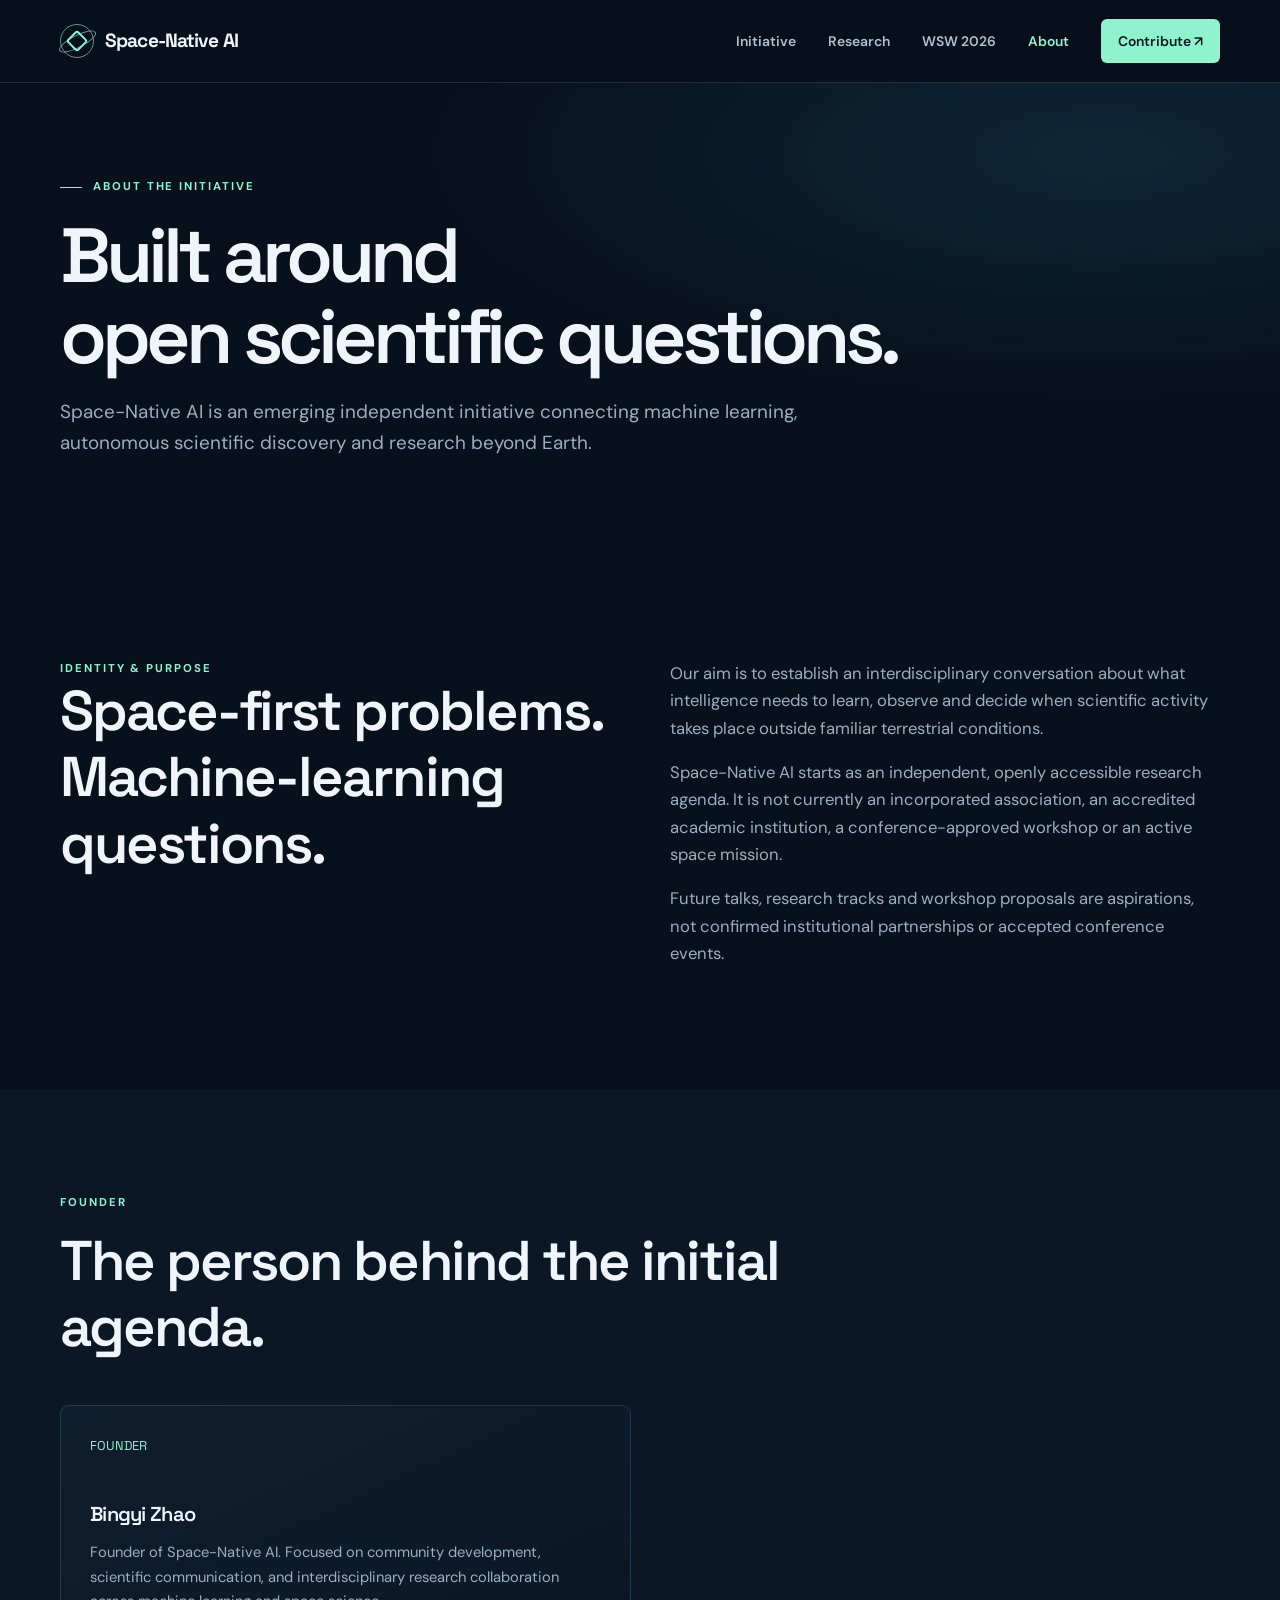
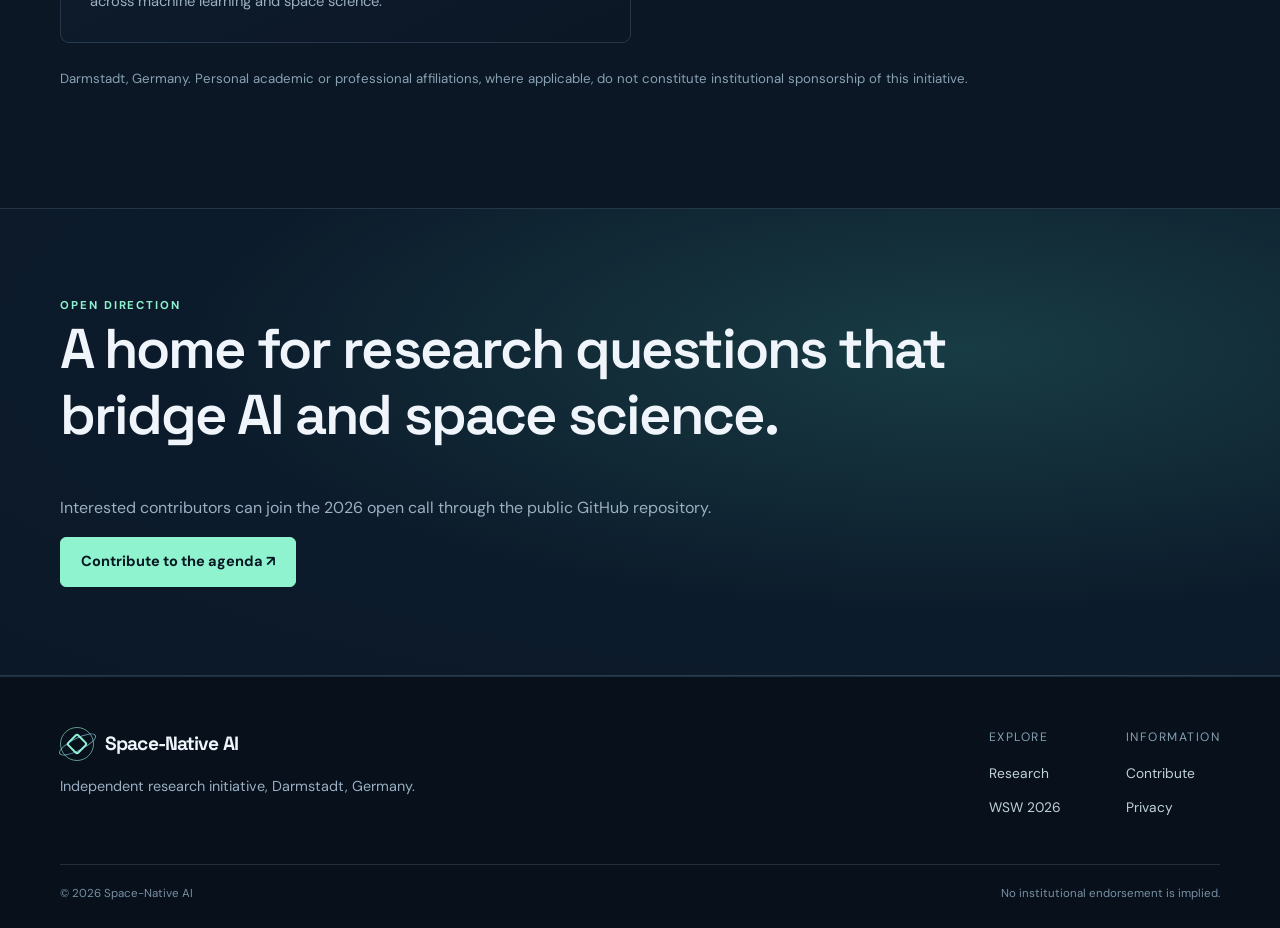
<file: about.html>
<!doctype html>
<html lang="en"><head><meta charset="utf-8"><meta name="viewport" content="width=device-width,initial-scale=1"><meta name="theme-color" content="#07101b"><meta name="description" content="About Space-Native AI, an emerging independent research initiative founded by Bingyi Zhao in Darmstadt."><title>About — Space-Native AI</title><link rel="canonical" href="https://space-native-ai.github.io/about.html"><link rel="icon" href="favicon.svg" type="image/svg+xml"><link rel="stylesheet" href="styles.css"></head><body><a class="skip" href="#main">Skip to content</a><header class="site-header"><div class="container nav-wrap"><a class="brand" href="index.html"><span class="brand-symbol" aria-hidden="true"></span><span class="wordmark">Space-Native AI</span></a><button class="menu-toggle" aria-expanded="false" aria-controls="site-nav">Menu</button><nav id="site-nav" class="nav-links" aria-label="Primary"><a href="index.html">Initiative</a><a href="index.html#research">Research</a><a href="event-2026.html">WSW 2026</a><a href="about.html" aria-current="page">About</a><a class="nav-cta" href="contribute.html">Contribute ↗</a></nav></div></header>
<main id="main"><section class="page-hero"><div class="container"><div class="eyebrow"><span class="dash"></span>About the initiative</div><h1>Built around<br>open scientific questions.</h1><p class="lead">Space-Native AI is an emerging independent initiative connecting machine learning, autonomous scientific discovery and research beyond Earth.</p></div></section><section class="section"><div class="container two-col"><div><div class="eyebrow">Identity & purpose</div><h2>Space-first problems. Machine-learning questions.</h2></div><div class="rich-copy"><p>Our aim is to establish an interdisciplinary conversation about what intelligence needs to learn, observe and decide when scientific activity takes place outside familiar terrestrial conditions.</p><p>Space-Native AI starts as an independent, openly accessible research agenda. It is not currently an incorporated association, an accredited academic institution, a conference-approved workshop or an active space mission.</p><p>Future talks, research tracks and workshop proposals are aspirations, not confirmed institutional partnerships or accepted conference events.</p></div></div></section><section class="section alt"><div class="container"><div class="section-intro"><div class="eyebrow">Founder</div><h2>The person behind the initial agenda.</h2></div><div class="grid-2"><div class="panel"><div class="number">FOUNDER</div><h3>Bingyi Zhao</h3><p>Founder of Space-Native AI. Focused on community development, scientific communication, and interdisciplinary research collaboration across machine learning and space science.</p></div></div><p class="fineprint" style="margin-top:25px">Darmstadt, Germany. Personal academic or professional affiliations, where applicable, do not constitute institutional sponsorship of this initiative.</p></div></section><section class="quote-band"><div class="container"><div class="eyebrow">Open direction</div><h2>A home for research questions that bridge AI and space science.</h2><p>Interested contributors can join the 2026 open call through the public GitHub repository.</p><a class="btn primary" href="contribute.html">Contribute to the agenda ↗</a></div></section></main><footer class="footer"><div class="container"><div class="footer-main"><div><a class="brand" href="index.html"><span class="brand-symbol" aria-hidden="true"></span><span class="wordmark">Space-Native AI</span></a><p class="footer-description">Independent research initiative, Darmstadt, Germany.</p></div><div class="footer-links"><div><span>Explore</span><a href="index.html#research">Research</a><a href="event-2026.html">WSW 2026</a></div><div><span>Information</span><a href="contribute.html">Contribute</a><a href="privacy.html">Privacy</a></div></div></div><div class="footer-bottom"><span>© <span data-year>2026</span> Space-Native AI</span><span>No institutional endorsement is implied.</span></div></div></footer><script src="script.js"></script></body></html>
</file>
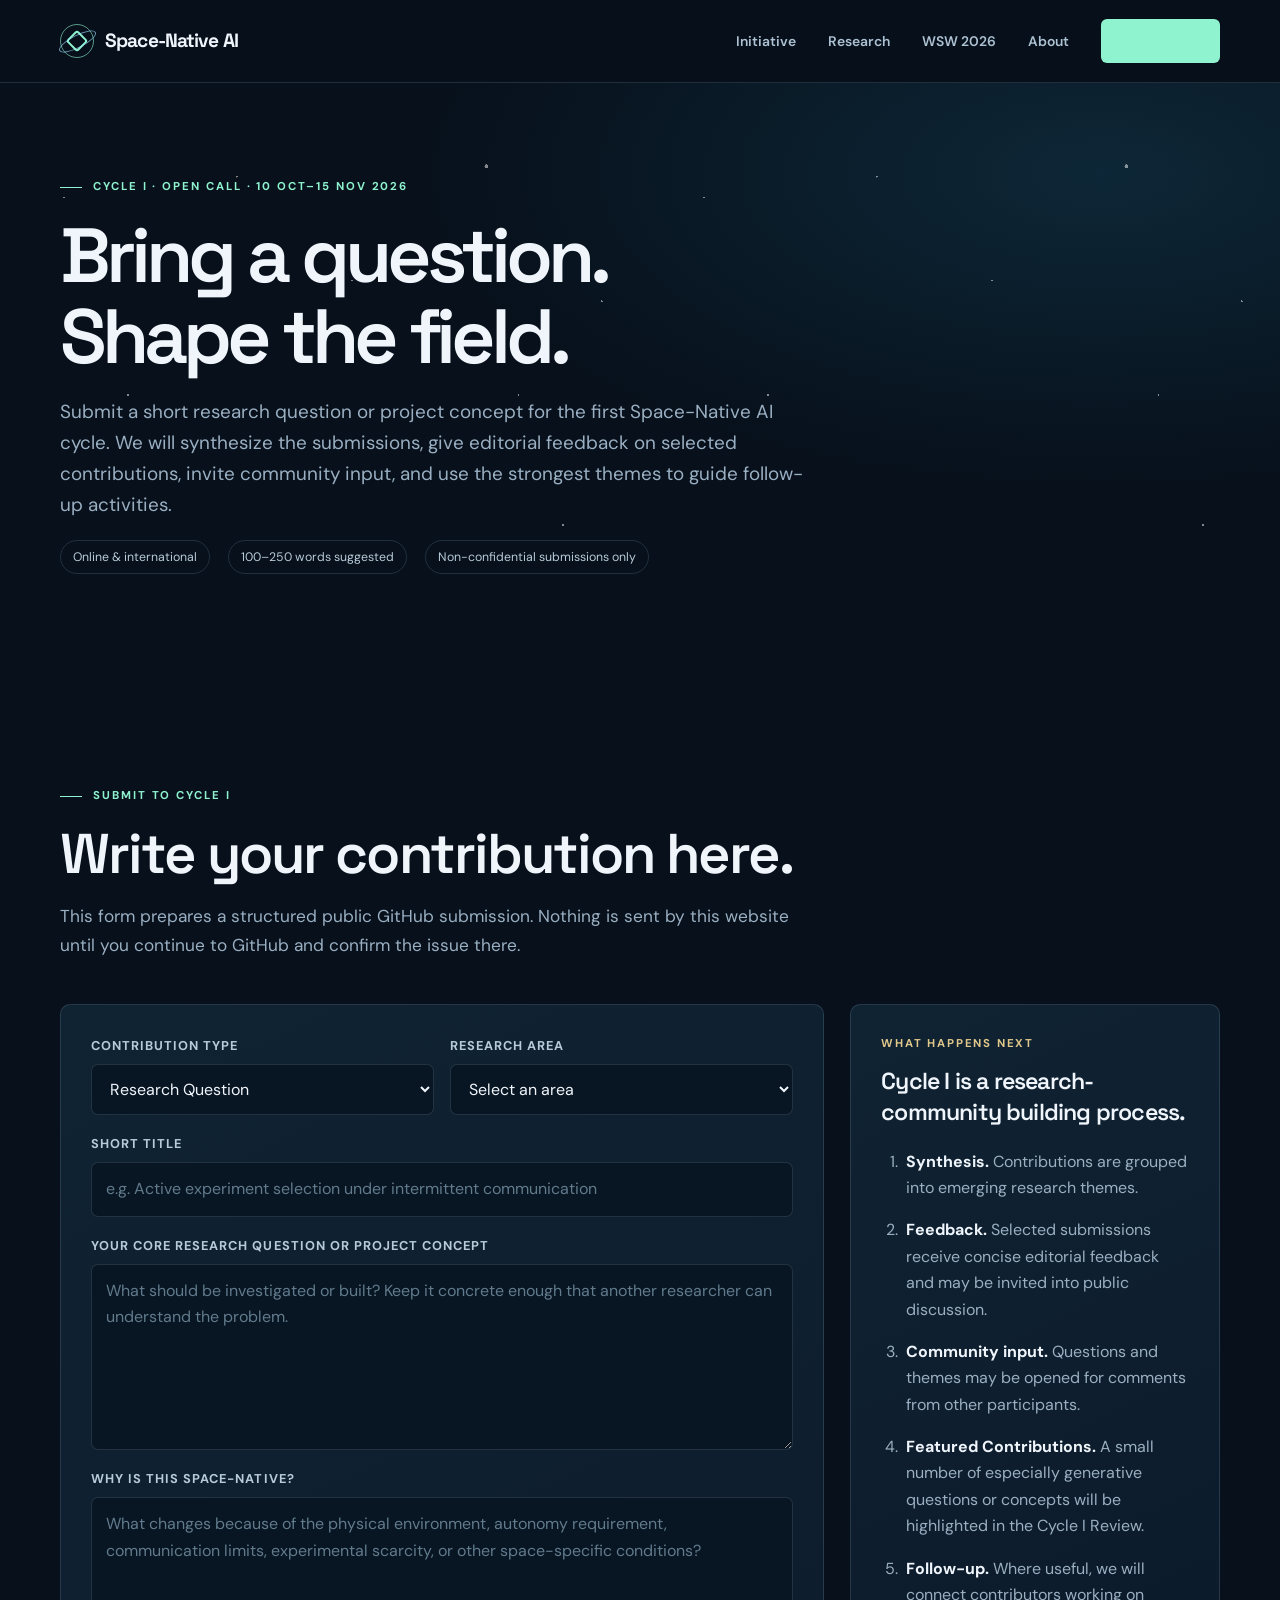
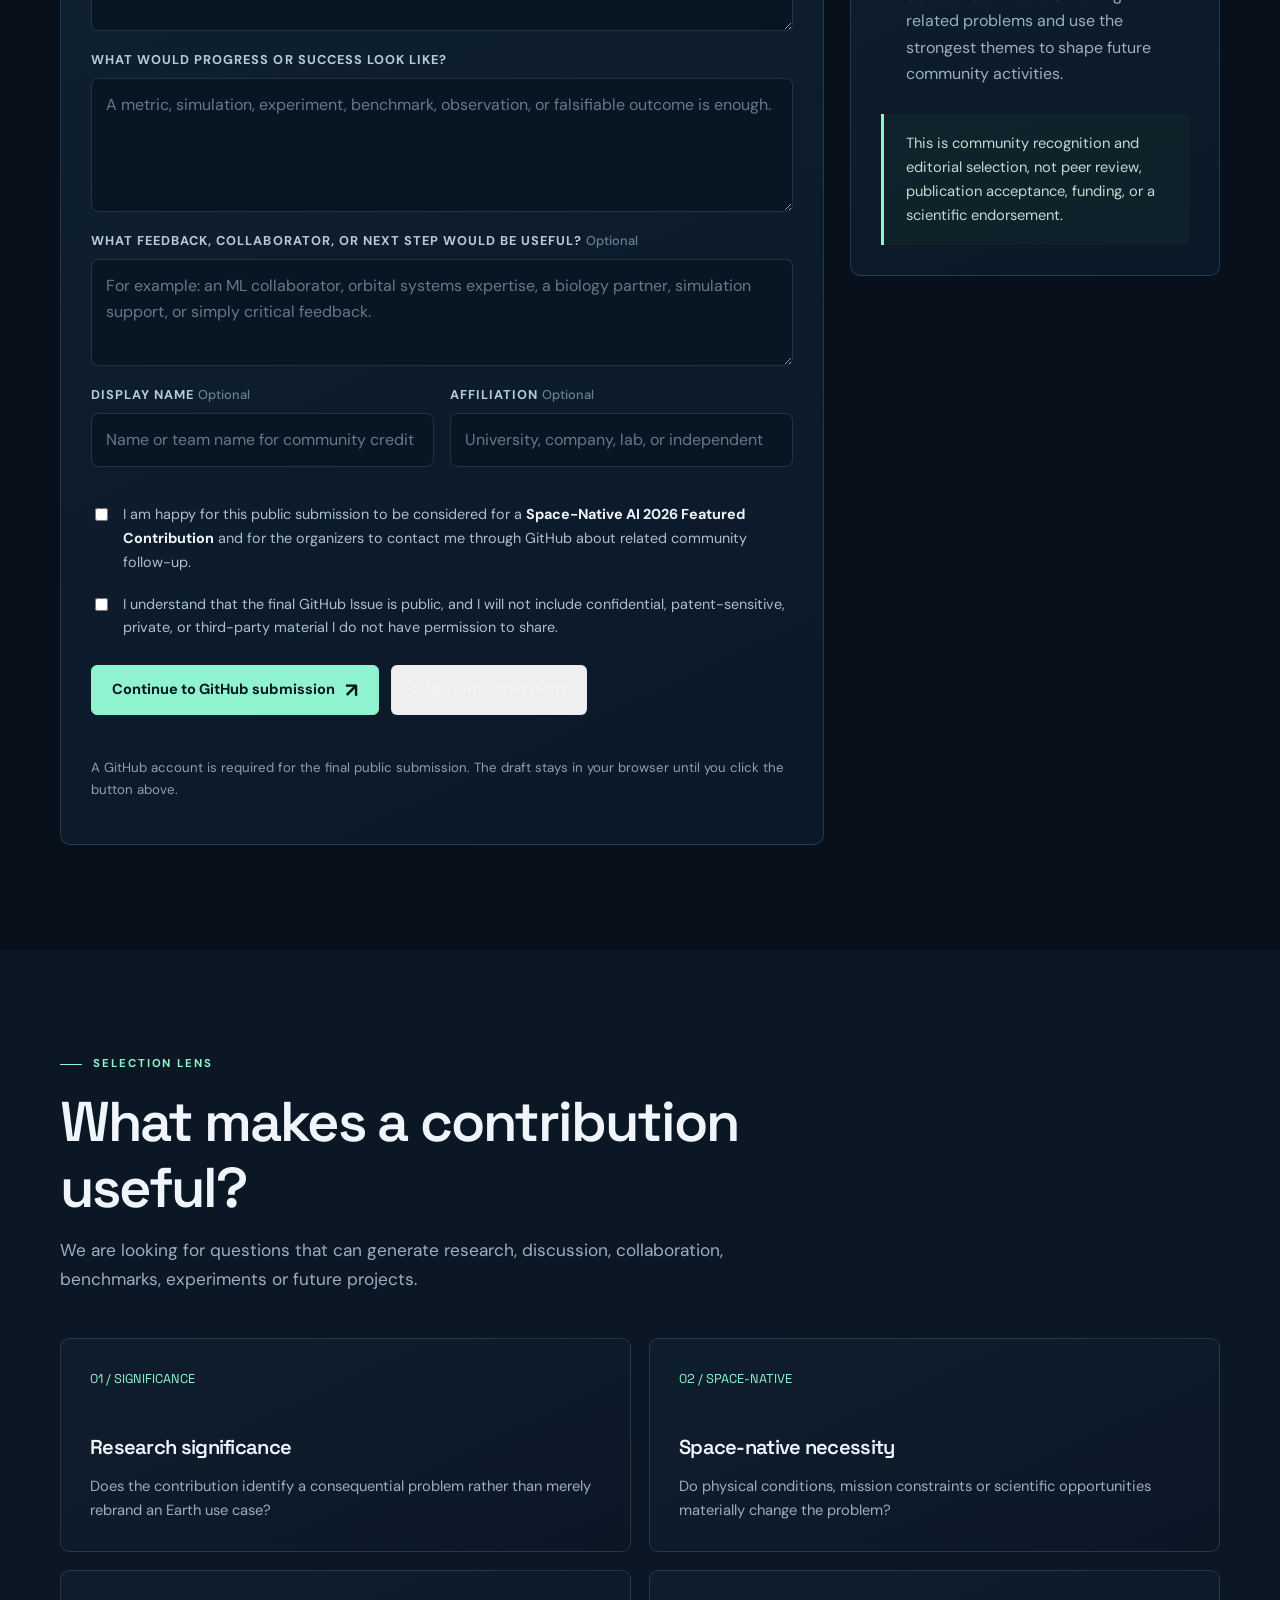
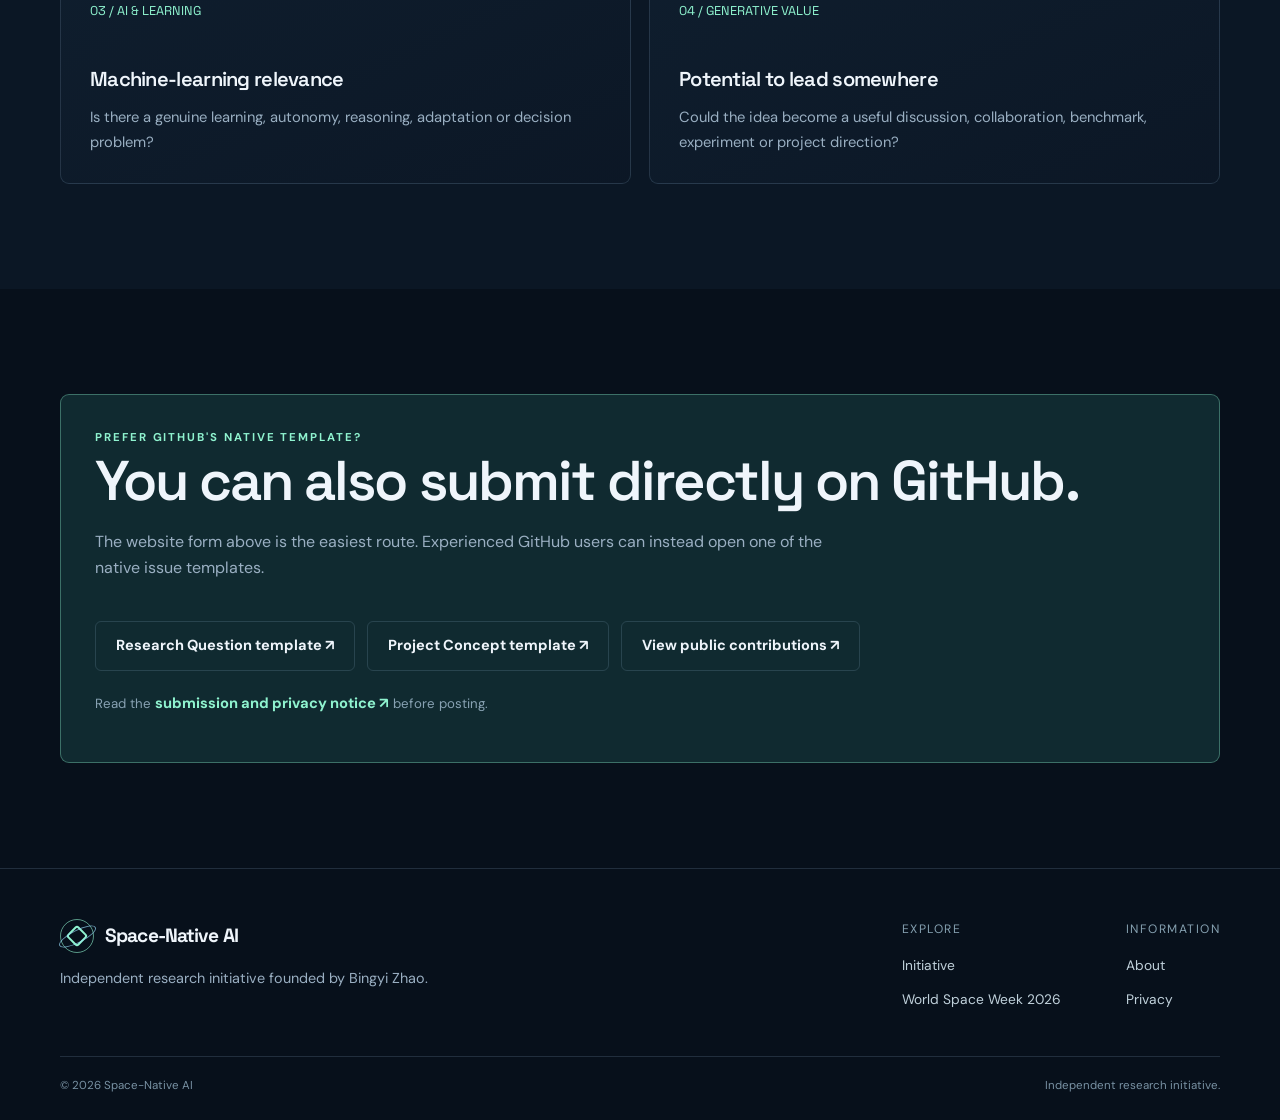
<file: contribute.html>
<!doctype html>
<html lang="en"><head><meta charset="utf-8"><meta name="viewport" content="width=device-width,initial-scale=1"><meta name="theme-color" content="#07101b"><meta name="description" content="Contribute open research questions to Space-Native AI on learning, autonomy and scientific discovery in space."><title>Contribute — Space-Native AI</title><link rel="canonical" href="https://space-native-ai.github.io/contribute.html"><link rel="icon" href="favicon.svg" type="image/svg+xml"><link rel="stylesheet" href="styles.css"></head><body><a class="skip" href="#main">Skip to content</a><header class="site-header"><div class="container nav-wrap"><a class="brand" href="index.html"><span class="brand-symbol" aria-hidden="true"></span><span class="wordmark">Space-Native AI</span></a><button class="menu-toggle" aria-expanded="false" aria-controls="site-nav">Menu</button><nav id="site-nav" class="nav-links" aria-label="Primary"><a href="index.html">Initiative</a><a href="index.html#research">Research</a><a href="event-2026.html">WSW 2026</a><a href="about.html">About</a><a class="nav-cta" href="contribute.html" aria-current="page">Contribute ↗</a></nav></div></header>
<main id="main">
<section class="page-hero starfield"><div class="container">
  <div class="eyebrow"><span class="dash"></span>Cycle I · Open call · 10 Oct–15 Nov 2026</div>
  <h1>Bring a question.<br>Shape the field.</h1>
  <p class="lead">Submit a short research question or project concept for the first Space-Native AI cycle. We will synthesize the submissions, give editorial feedback on selected contributions, invite community input, and use the strongest themes to guide follow-up activities.</p>
  <div class="meta"><span>Online & international</span><span>100–250 words suggested</span><span>Non-confidential submissions only</span></div>
</div></section>

<section class="section" id="submit"><div class="container">
  <div class="section-intro">
    <div class="eyebrow"><span class="dash"></span>Submit to Cycle I</div>
    <h2>Write your contribution here.</h2>
    <p>This form prepares a structured public GitHub submission. Nothing is sent by this website until you continue to GitHub and confirm the issue there.</p>
  </div>

  <div class="submission-shell">
    <form id="contribution-form" class="submission-form">
      <div class="field-grid">
        <label class="form-field">
          <span>Contribution type</span>
          <select id="contribution-type" name="type" required>
            <option value="Research Question">Research Question</option>
            <option value="Project Concept">Project / Experimental Concept</option>
            <option value="One Liter in Space">One Liter in Space concept</option>
          </select>
        </label>

        <label class="form-field">
          <span>Research area</span>
          <select id="research-area" name="area" required>
            <option value="">Select an area</option>
            <option>Learning under altered physical conditions</option>
            <option>Autonomous scientific discovery</option>
            <option>Intelligence under extreme constraints</option>
            <option>Robotics / Physical AI</option>
            <option>Bio in Space</option>
            <option>Living / Farming in Space</option>
            <option>One Liter in Space</option>
            <option>Cross-disciplinary / Other</option>
          </select>
        </label>
      </div>

      <label class="form-field">
        <span>Short title</span>
        <input id="submission-title" name="title" type="text" maxlength="120" placeholder="e.g. Active experiment selection under intermittent communication" required>
      </label>

      <label class="form-field">
        <span>Your core research question or project concept</span>
        <textarea id="core-idea" name="core" rows="6" maxlength="2500" placeholder="What should be investigated or built? Keep it concrete enough that another researcher can understand the problem." required></textarea>
      </label>

      <label class="form-field">
        <span>Why is this space-native?</span>
        <textarea id="space-relevance" name="space" rows="4" maxlength="1800" placeholder="What changes because of the physical environment, autonomy requirement, communication limits, experimental scarcity, or other space-specific conditions?" required></textarea>
      </label>

      <label class="form-field">
        <span>What would progress or success look like?</span>
        <textarea id="evaluation" name="evaluation" rows="4" maxlength="1800" placeholder="A metric, simulation, experiment, benchmark, observation, or falsifiable outcome is enough." required></textarea>
      </label>

      <label class="form-field">
        <span>What feedback, collaborator, or next step would be useful? <em>Optional</em></span>
        <textarea id="followup" name="followup" rows="3" maxlength="1200" placeholder="For example: an ML collaborator, orbital systems expertise, a biology partner, simulation support, or simply critical feedback."></textarea>
      </label>

      <div class="field-grid">
        <label class="form-field">
          <span>Display name <em>Optional</em></span>
          <input id="display-name" name="displayName" type="text" maxlength="100" placeholder="Name or team name for community credit">
        </label>
        <label class="form-field">
          <span>Affiliation <em>Optional</em></span>
          <input id="affiliation" name="affiliation" type="text" maxlength="120" placeholder="University, company, lab, or independent">
        </label>
      </div>

      <label class="check-row">
        <input id="featured-consent" type="checkbox">
        <span>I am happy for this public submission to be considered for a <strong>Space-Native AI 2026 Featured Contribution</strong> and for the organizers to contact me through GitHub about related community follow-up.</span>
      </label>

      <label class="check-row">
        <input id="public-confirm" type="checkbox" required>
        <span>I understand that the final GitHub Issue is public, and I will not include confidential, patent-sensitive, private, or third-party material I do not have permission to share.</span>
      </label>

      <div class="form-actions">
        <button class="btn primary" type="submit">Continue to GitHub submission <span class="arrow">↗</span></button>
        <button class="btn" type="button" id="copy-submission">Copy formatted draft</button>
      </div>
      <div id="form-status" class="form-status" role="status" aria-live="polite"></div>
      <p class="fineprint">A GitHub account is required for the final public submission. The draft stays in your browser until you click the button above.</p>
    </form>

    <aside class="submission-aside">
      <div class="kicker">What happens next</div>
      <h3>Cycle I is a research-community building process.</h3>
      <ol class="cycle-list">
        <li><strong>Synthesis.</strong> Contributions are grouped into emerging research themes.</li>
        <li><strong>Feedback.</strong> Selected submissions receive concise editorial feedback and may be invited into public discussion.</li>
        <li><strong>Community input.</strong> Questions and themes may be opened for comments from other participants.</li>
        <li><strong>Featured Contributions.</strong> A small number of especially generative questions or concepts will be highlighted in the Cycle I Review.</li>
        <li><strong>Follow-up.</strong> Where useful, we will connect contributors working on related problems and use the strongest themes to shape future community activities.</li>
      </ol>
      <div class="notice"><p>This is community recognition and editorial selection, not peer review, publication acceptance, funding, or a scientific endorsement.</p></div>
    </aside>
  </div>
</div></section>

<section class="section alt"><div class="container">
  <div class="section-intro"><div class="eyebrow"><span class="dash"></span>Selection lens</div><h2>What makes a contribution useful?</h2><p>We are looking for questions that can generate research, discussion, collaboration, benchmarks, experiments or future projects.</p></div>
  <div class="grid-2">
    <div class="panel"><div class="number">01 / SIGNIFICANCE</div><h3>Research significance</h3><p>Does the contribution identify a consequential problem rather than merely rebrand an Earth use case?</p></div>
    <div class="panel"><div class="number">02 / SPACE-NATIVE</div><h3>Space-native necessity</h3><p>Do physical conditions, mission constraints or scientific opportunities materially change the problem?</p></div>
    <div class="panel"><div class="number">03 / AI & LEARNING</div><h3>Machine-learning relevance</h3><p>Is there a genuine learning, autonomy, reasoning, adaptation or decision problem?</p></div>
    <div class="panel"><div class="number">04 / GENERATIVE VALUE</div><h3>Potential to lead somewhere</h3><p>Could the idea become a useful discussion, collaboration, benchmark, experiment or project direction?</p></div>
  </div>
</div></section>

<section class="section"><div class="container"><div class="callout">
  <div class="eyebrow">Prefer GitHub's native template?</div>
  <h2>You can also submit directly on GitHub.</h2>
  <p>The website form above is the easiest route. Experienced GitHub users can instead open one of the native issue templates.</p>
  <div class="hero-actions">
    <a class="btn" href="https://github.com/Space-Native-AI/space-native-ai.github.io/issues/new?template=research-question.yml" target="_blank" rel="noopener noreferrer">Research Question template ↗</a>
    <a class="btn" href="https://github.com/Space-Native-AI/space-native-ai.github.io/issues/new?template=exploratory-concept.yml" target="_blank" rel="noopener noreferrer">Project Concept template ↗</a>
    <a class="btn" href="https://github.com/Space-Native-AI/space-native-ai.github.io/issues" target="_blank" rel="noopener noreferrer">View public contributions ↗</a>
  </div>
  <p class="fineprint" style="margin-top:20px">Read the <a class="link-text" href="privacy.html">submission and privacy notice ↗</a> before posting.</p>
</div></div></section>
</main>
<footer class="footer"><div class="container"><div class="footer-main"><div><a class="brand" href="index.html"><span class="brand-symbol" aria-hidden="true"></span><span class="wordmark">Space-Native AI</span></a><p class="footer-description">Independent research initiative founded by Bingyi Zhao.</p></div><div class="footer-links"><div><span>Explore</span><a href="index.html">Initiative</a><a href="event-2026.html">World Space Week 2026</a></div><div><span>Information</span><a href="about.html">About</a><a href="privacy.html">Privacy</a></div></div></div><div class="footer-bottom"><span>© <span data-year>2026</span> Space-Native AI</span><span>Independent research initiative.</span></div></div></footer><script src="script.js"></script></body></html>
</file>
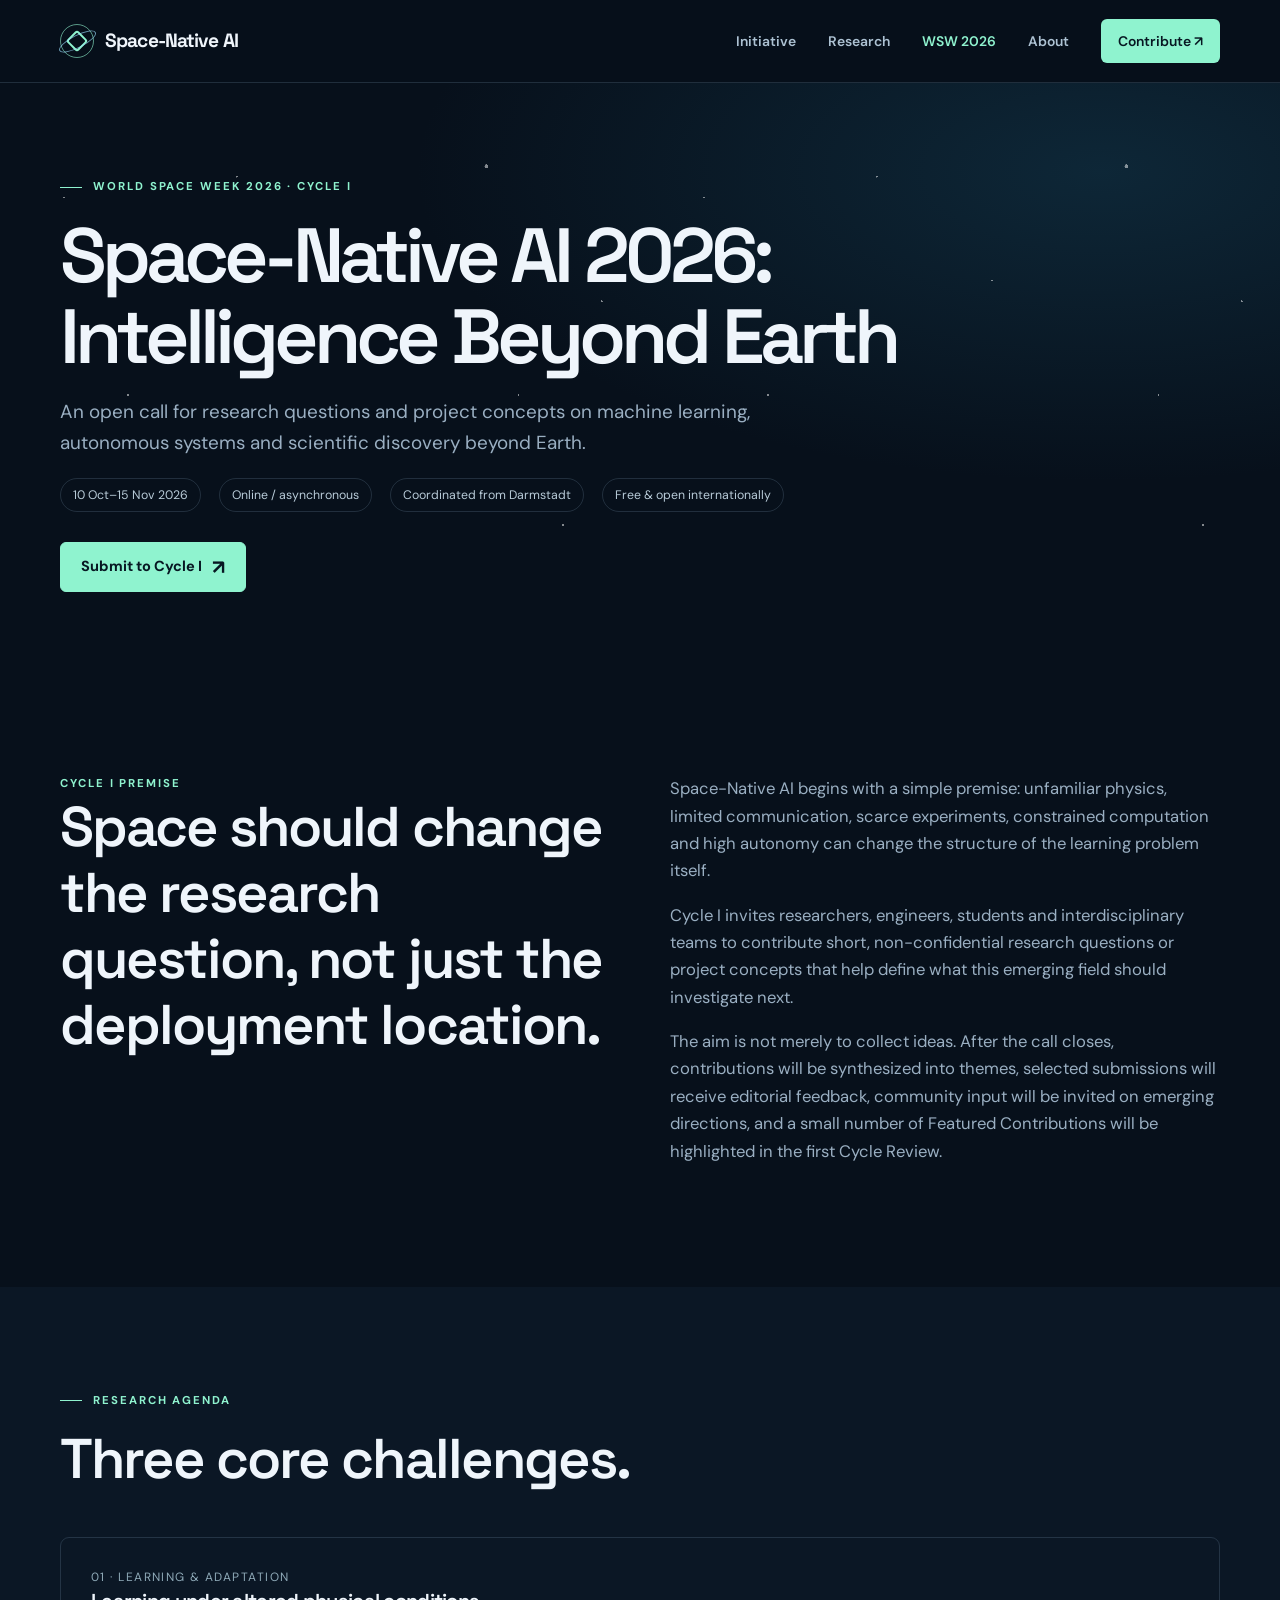
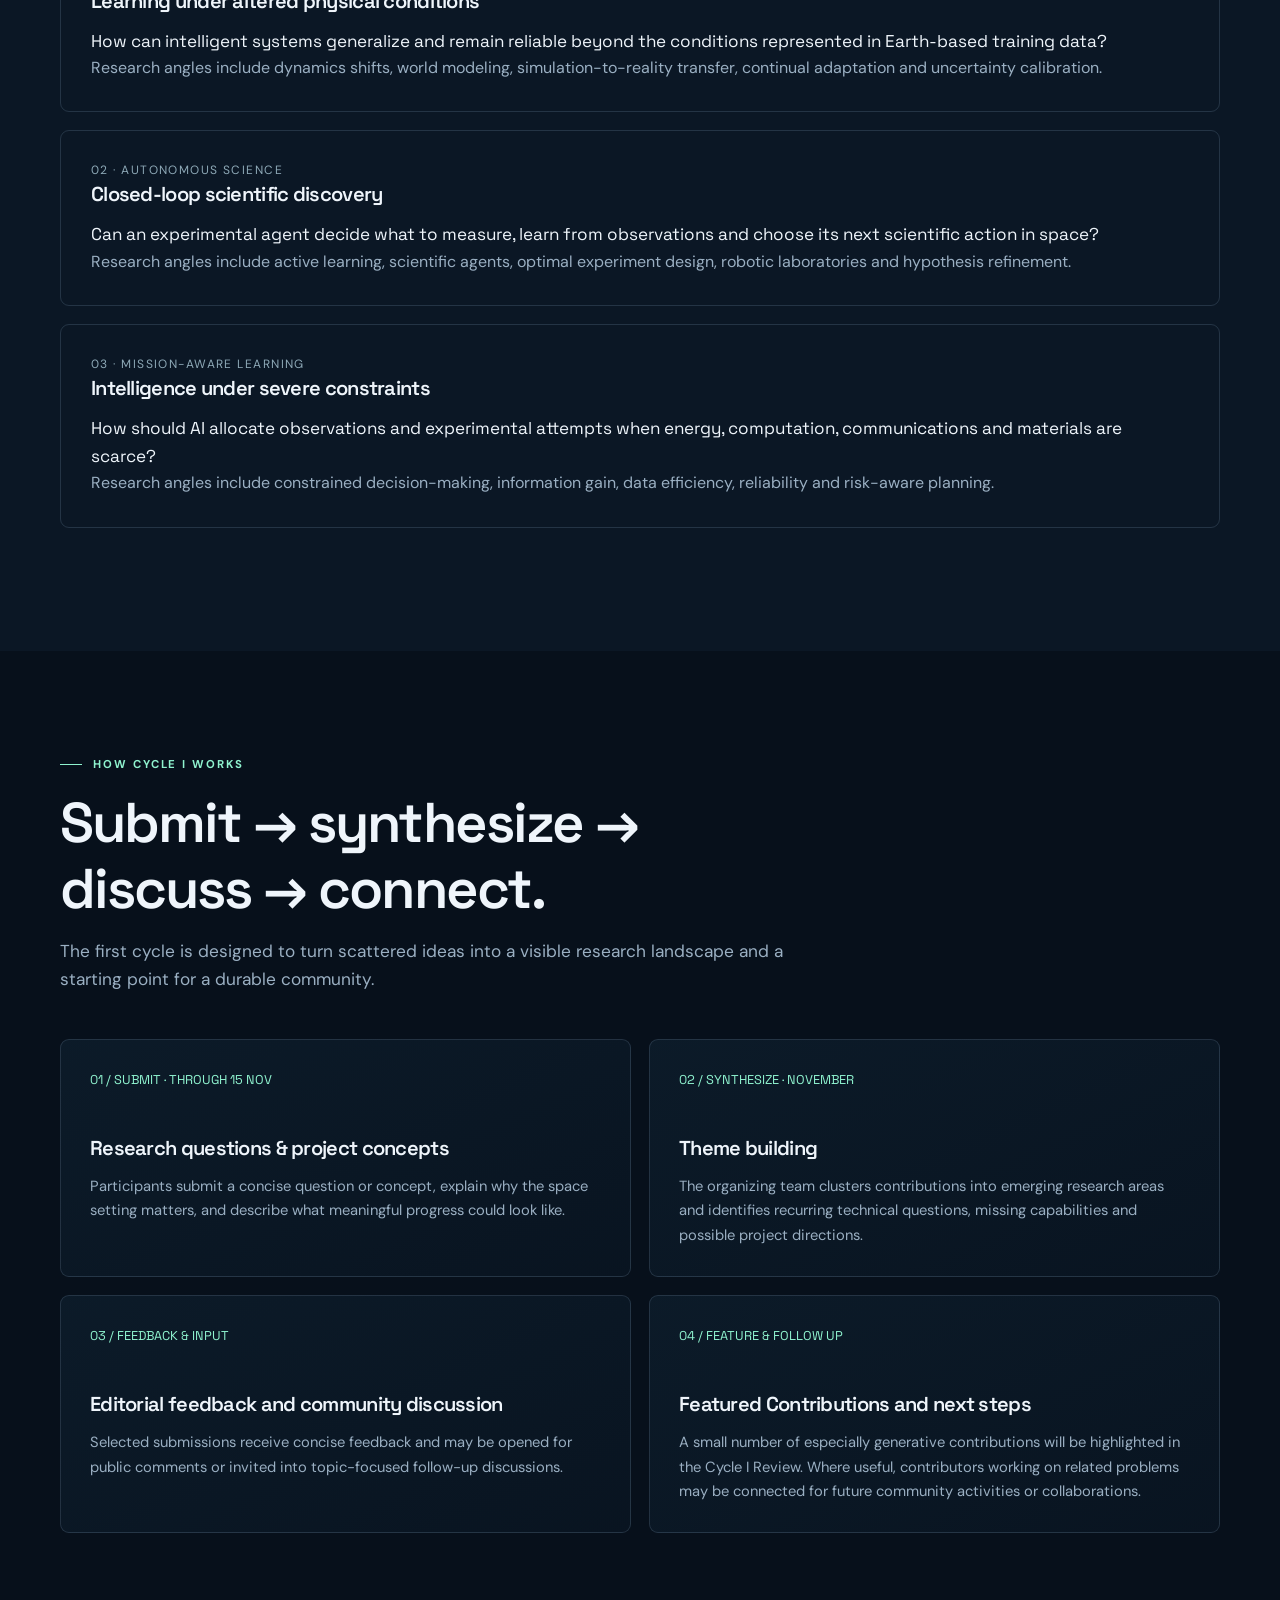
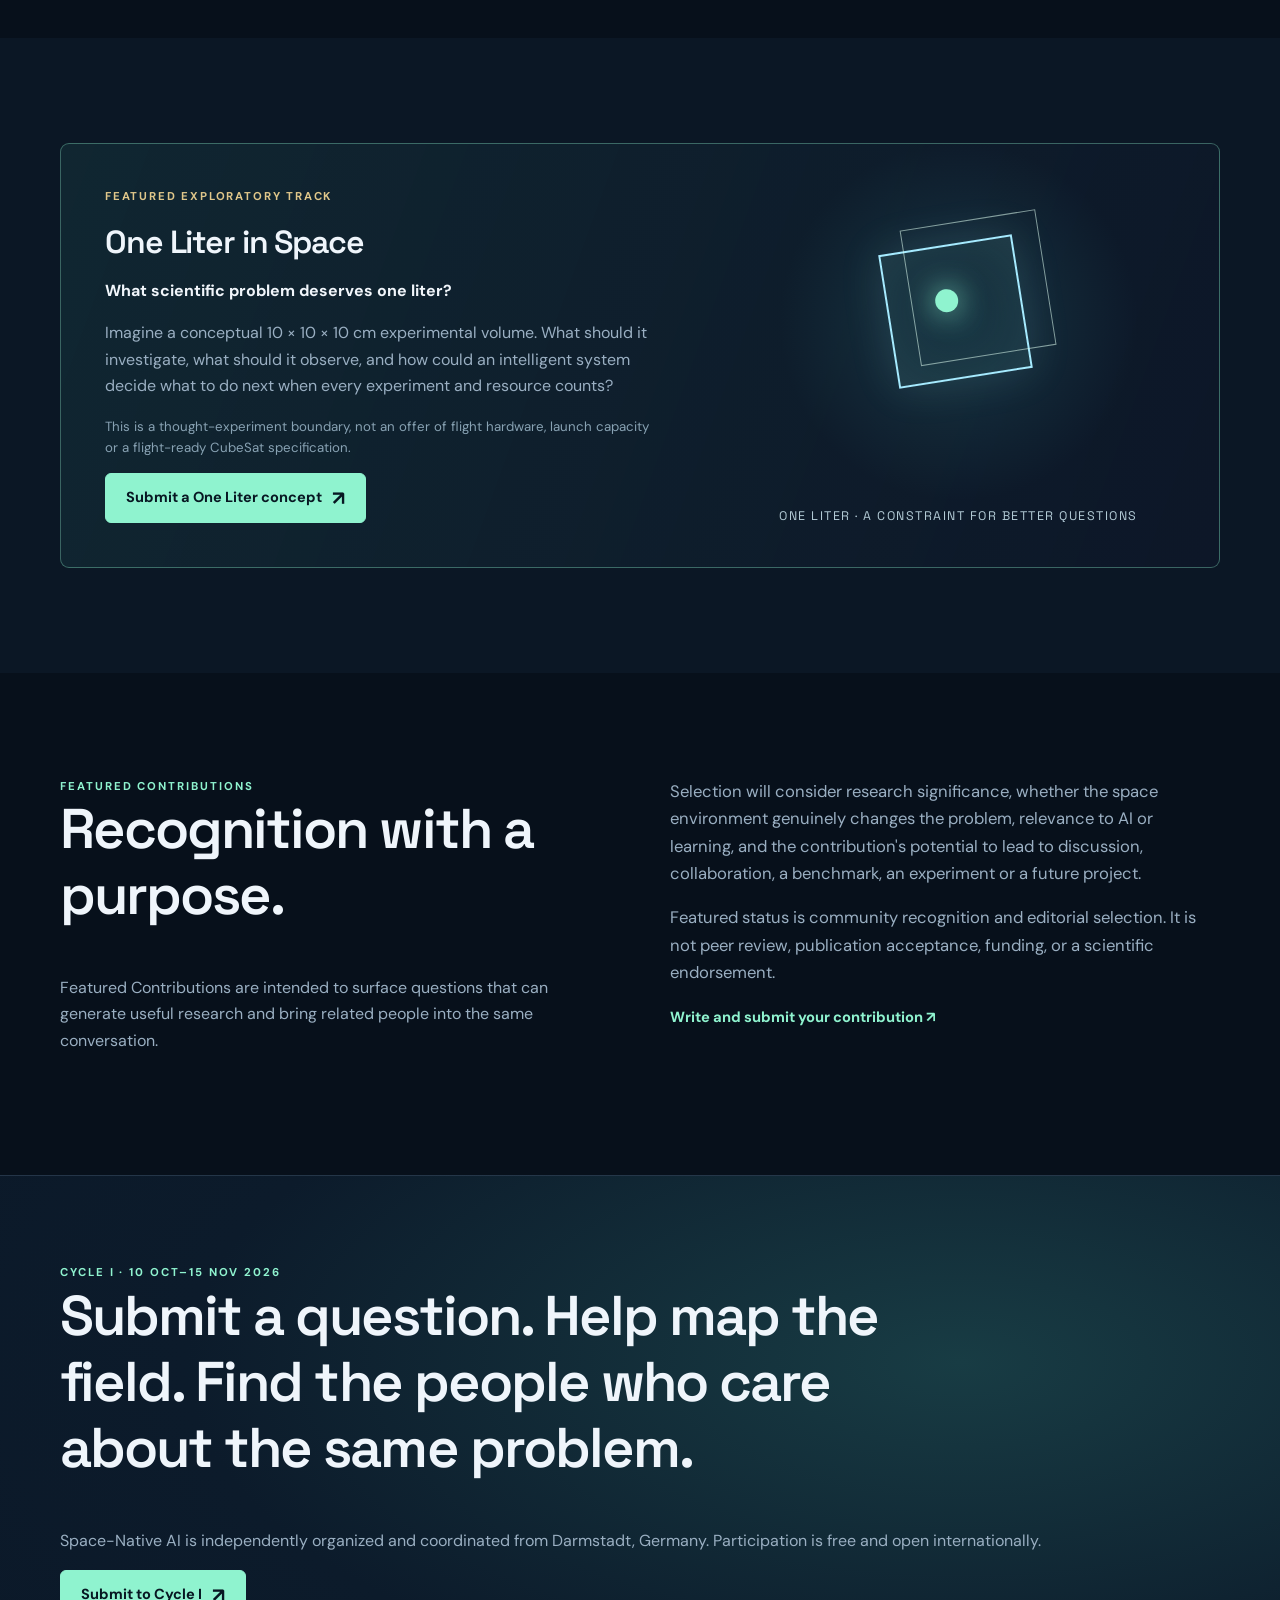
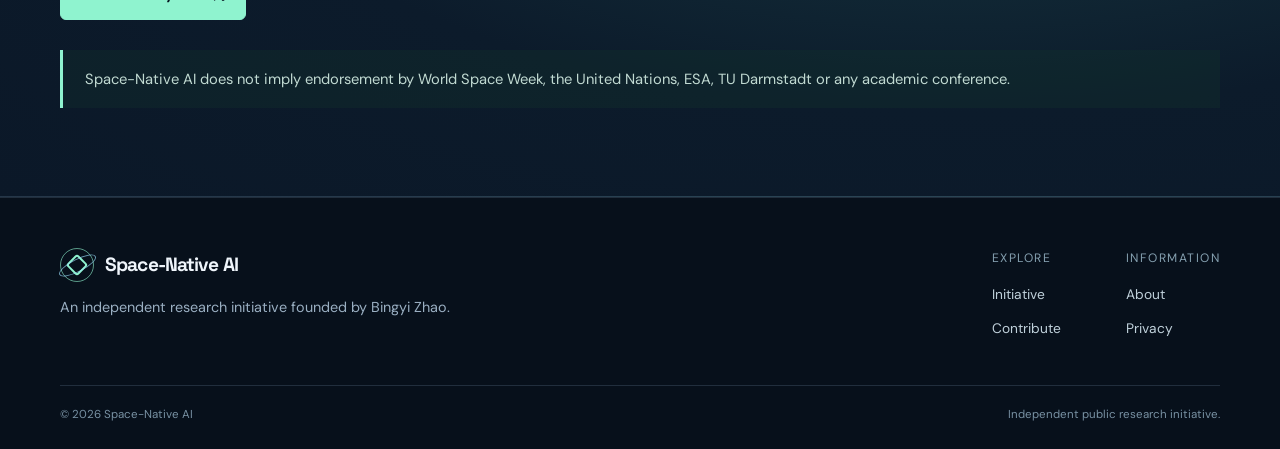
<file: event-2026.html>
<!doctype html>
<html lang="en"><head><meta charset="utf-8"><meta name="viewport" content="width=device-width,initial-scale=1"><meta name="theme-color" content="#07101b"><meta name="description" content="Space-Native AI 2026: Intelligence Beyond Earth, an open research agenda and call for questions prepared for World Space Week 2026."><title>WSW 2026 Event — Space-Native AI</title><link rel="canonical" href="https://space-native-ai.github.io/event-2026.html"><link rel="icon" href="favicon.svg" type="image/svg+xml"><link rel="stylesheet" href="styles.css"></head>
<body><a class="skip" href="#main">Skip to content</a><header class="site-header"><div class="container nav-wrap"><a class="brand" href="index.html"><span class="brand-symbol" aria-hidden="true"></span><span class="wordmark">Space-Native AI</span></a><button class="menu-toggle" aria-expanded="false" aria-controls="site-nav">Menu</button><nav id="site-nav" class="nav-links" aria-label="Primary"><a href="index.html">Initiative</a><a href="index.html#research">Research</a><a href="event-2026.html" aria-current="page">WSW 2026</a><a href="about.html">About</a><a class="nav-cta" href="contribute.html">Contribute ↗</a></nav></div></header>
<main id="main">
<section class="page-hero starfield"><div class="container">
  <div class="eyebrow"><span class="dash"></span>World Space Week 2026 · Cycle I</div>
  <h1>Space-Native AI 2026:<br>Intelligence Beyond Earth</h1>
  <p class="lead">An open call for research questions and project concepts on machine learning, autonomous systems and scientific discovery beyond Earth.</p>
  <div class="meta"><span>10 Oct–15 Nov 2026</span><span>Online / asynchronous</span><span>Coordinated from Darmstadt</span><span>Free & open internationally</span></div>
  <a class="btn primary" href="contribute.html#submit">Submit to Cycle I <span class="arrow">↗</span></a>
</div></section>

<section class="section"><div class="container two-col">
  <div><div class="eyebrow">Cycle I premise</div><h2>Space should change the research question, not just the deployment location.</h2></div>
  <div class="rich-copy">
    <p>Space-Native AI begins with a simple premise: unfamiliar physics, limited communication, scarce experiments, constrained computation and high autonomy can change the structure of the learning problem itself.</p>
    <p>Cycle I invites researchers, engineers, students and interdisciplinary teams to contribute short, non-confidential research questions or project concepts that help define what this emerging field should investigate next.</p>
    <p>The aim is not merely to collect ideas. After the call closes, contributions will be synthesized into themes, selected submissions will receive editorial feedback, community input will be invited on emerging directions, and a small number of Featured Contributions will be highlighted in the first Cycle Review.</p>
  </div>
</div></section>

<section class="section alt"><div class="container">
  <div class="section-intro"><div class="eyebrow"><span class="dash"></span>Research agenda</div><h2>Three core challenges.</h2></div>
  <div class="research-agenda"><div class="small-label">01 · Learning & adaptation</div><h3>Learning under altered physical conditions</h3><div class="q">How can intelligent systems generalize and remain reliable beyond the conditions represented in Earth-based training data?</div><p>Research angles include dynamics shifts, world modeling, simulation-to-reality transfer, continual adaptation and uncertainty calibration.</p></div>
  <div class="research-agenda"><div class="small-label">02 · Autonomous science</div><h3>Closed-loop scientific discovery</h3><div class="q">Can an experimental agent decide what to measure, learn from observations and choose its next scientific action in space?</div><p>Research angles include active learning, scientific agents, optimal experiment design, robotic laboratories and hypothesis refinement.</p></div>
  <div class="research-agenda"><div class="small-label">03 · Mission-aware learning</div><h3>Intelligence under severe constraints</h3><div class="q">How should AI allocate observations and experimental attempts when energy, computation, communications and materials are scarce?</div><p>Research angles include constrained decision-making, information gain, data efficiency, reliability and risk-aware planning.</p></div>
</div></section>

<section class="section"><div class="container">
  <div class="section-intro"><div class="eyebrow"><span class="dash"></span>How Cycle I works</div><h2>Submit → synthesize → discuss → connect.</h2><p>The first cycle is designed to turn scattered ideas into a visible research landscape and a starting point for a durable community.</p></div>
  <div class="grid-2">
    <div class="panel"><div class="number">01 / SUBMIT · THROUGH 15 NOV</div><h3>Research questions & project concepts</h3><p>Participants submit a concise question or concept, explain why the space setting matters, and describe what meaningful progress could look like.</p></div>
    <div class="panel"><div class="number">02 / SYNTHESIZE · NOVEMBER</div><h3>Theme building</h3><p>The organizing team clusters contributions into emerging research areas and identifies recurring technical questions, missing capabilities and possible project directions.</p></div>
    <div class="panel"><div class="number">03 / FEEDBACK & INPUT</div><h3>Editorial feedback and community discussion</h3><p>Selected submissions receive concise feedback and may be opened for public comments or invited into topic-focused follow-up discussions.</p></div>
    <div class="panel"><div class="number">04 / FEATURE & FOLLOW UP</div><h3>Featured Contributions and next steps</h3><p>A small number of especially generative contributions will be highlighted in the Cycle I Review. Where useful, contributors working on related problems may be connected for future community activities or collaborations.</p></div>
  </div>
</div></section>

<section class="section alt"><div class="container">
  <div class="event-panel">
    <div class="event-panel-content"><div class="kicker">Featured exploratory track</div><h3>One Liter in Space</h3>
      <p><strong style="color:#f1f6fb">What scientific problem deserves one liter?</strong></p>
      <p>Imagine a conceptual 10 × 10 × 10 cm experimental volume. What should it investigate, what should it observe, and how could an intelligent system decide what to do next when every experiment and resource counts?</p>
      <p class="fineprint">This is a thought-experiment boundary, not an offer of flight hardware, launch capacity or a flight-ready CubeSat specification.</p>
      <a class="btn primary" href="contribute.html#submit">Submit a One Liter concept <span class="arrow">↗</span></a>
    </div>
    <div class="event-panel-visual" aria-hidden="true"><div class="cube"></div><div class="cube-caption">ONE LITER · A CONSTRAINT FOR BETTER QUESTIONS</div></div>
  </div>
</div></section>

<section class="section"><div class="container two-col">
  <div><div class="eyebrow">Featured Contributions</div><h2>Recognition with a purpose.</h2><p>Featured Contributions are intended to surface questions that can generate useful research and bring related people into the same conversation.</p></div>
  <div class="rich-copy">
    <p>Selection will consider research significance, whether the space environment genuinely changes the problem, relevance to AI or learning, and the contribution's potential to lead to discussion, collaboration, a benchmark, an experiment or a future project.</p>
    <p>Featured status is community recognition and editorial selection. It is not peer review, publication acceptance, funding, or a scientific endorsement.</p>
    <p><a class="link-text" href="contribute.html#submit">Write and submit your contribution ↗</a></p>
  </div>
</div></section>

<section class="quote-band"><div class="container">
  <div class="eyebrow">Cycle I · 10 Oct–15 Nov 2026</div>
  <h2>Submit a question. Help map the field. Find the people who care about the same problem.</h2>
  <p>Space-Native AI is independently organized and coordinated from Darmstadt, Germany. Participation is free and open internationally.</p>
  <a class="btn primary" href="contribute.html#submit">Submit to Cycle I <span class="arrow">↗</span></a>
  <div class="notice" style="margin-top:30px"><p>Space-Native AI does not imply endorsement by World Space Week, the United Nations, ESA, TU Darmstadt or any academic conference.</p></div>
</div></section>
</main>
<footer class="footer"><div class="container"><div class="footer-main"><div><a class="brand" href="index.html"><span class="brand-symbol" aria-hidden="true"></span><span class="wordmark">Space-Native AI</span></a><p class="footer-description">An independent research initiative founded by Bingyi Zhao.</p></div><div class="footer-links"><div><span>Explore</span><a href="index.html">Initiative</a><a href="contribute.html">Contribute</a></div><div><span>Information</span><a href="about.html">About</a><a href="privacy.html">Privacy</a></div></div></div><div class="footer-bottom"><span>© <span data-year>2026</span> Space-Native AI</span><span>Independent public research initiative.</span></div></div></footer><script src="script.js"></script></body></html>
</file>
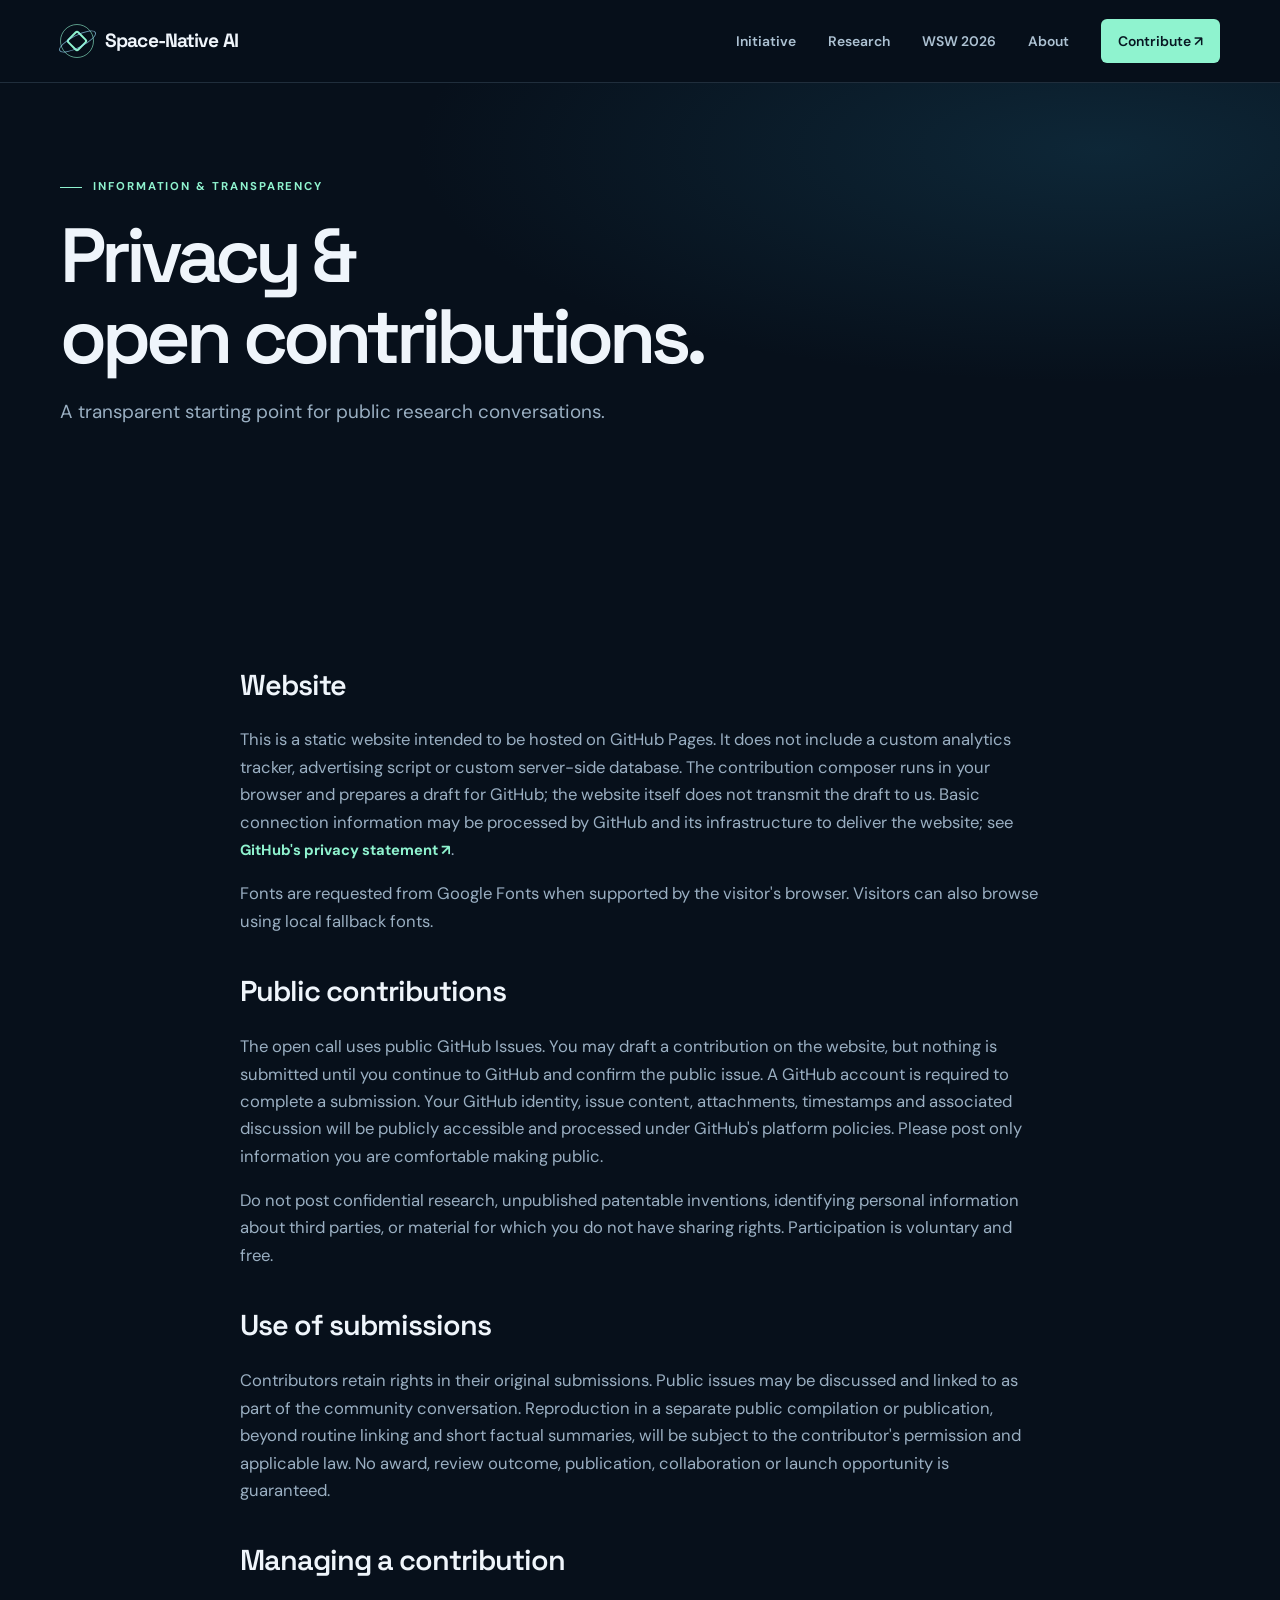
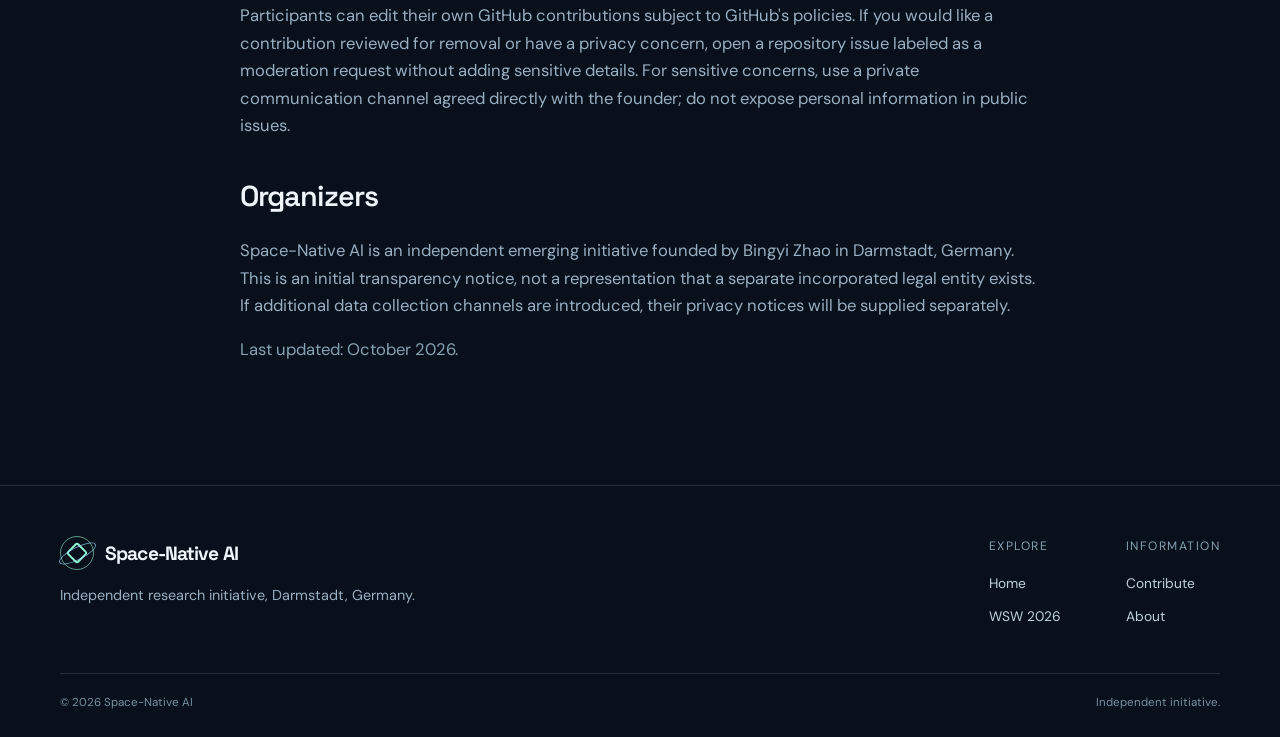
<file: privacy.html>
<!doctype html><html lang="en"><head><meta charset="utf-8"><meta name="viewport" content="width=device-width,initial-scale=1"><meta name="theme-color" content="#07101b"><meta name="description" content="Privacy and public-submission guidance for the independent Space-Native AI research initiative."><title>Privacy & Contributions — Space-Native AI</title><link rel="canonical" href="https://space-native-ai.github.io/privacy.html"><link rel="icon" href="favicon.svg" type="image/svg+xml"><link rel="stylesheet" href="styles.css"></head><body><a class="skip" href="#main">Skip to content</a><header class="site-header"><div class="container nav-wrap"><a class="brand" href="index.html"><span class="brand-symbol" aria-hidden="true"></span><span class="wordmark">Space-Native AI</span></a><button class="menu-toggle" aria-expanded="false" aria-controls="site-nav">Menu</button><nav id="site-nav" class="nav-links" aria-label="Primary"><a href="index.html">Initiative</a><a href="index.html#research">Research</a><a href="event-2026.html">WSW 2026</a><a href="about.html">About</a><a class="nav-cta" href="contribute.html">Contribute ↗</a></nav></div></header><main id="main"><section class="page-hero"><div class="container"><div class="eyebrow"><span class="dash"></span>Information & transparency</div><h1>Privacy &<br>open contributions.</h1><p class="lead">A transparent starting point for public research conversations.</p></div></section><section class="section"><div class="container rich-copy"><h2>Website</h2><p>This is a static website intended to be hosted on GitHub Pages. It does not include a custom analytics tracker, advertising script or custom server-side database. The contribution composer runs in your browser and prepares a draft for GitHub; the website itself does not transmit the draft to us. Basic connection information may be processed by GitHub and its infrastructure to deliver the website; see <a class="link-text" href="https://docs.github.com/en/site-policy/privacy-policies/github-general-privacy-statement" target="_blank" rel="noopener noreferrer">GitHub's privacy statement ↗</a>.</p><p>Fonts are requested from Google Fonts when supported by the visitor's browser. Visitors can also browse using local fallback fonts.</p><h2>Public contributions</h2><p>The open call uses public GitHub Issues. You may draft a contribution on the website, but nothing is submitted until you continue to GitHub and confirm the public issue. A GitHub account is required to complete a submission. Your GitHub identity, issue content, attachments, timestamps and associated discussion will be publicly accessible and processed under GitHub's platform policies. Please post only information you are comfortable making public.</p><p>Do not post confidential research, unpublished patentable inventions, identifying personal information about third parties, or material for which you do not have sharing rights. Participation is voluntary and free.</p><h2>Use of submissions</h2><p>Contributors retain rights in their original submissions. Public issues may be discussed and linked to as part of the community conversation. Reproduction in a separate public compilation or publication, beyond routine linking and short factual summaries, will be subject to the contributor's permission and applicable law. No award, review outcome, publication, collaboration or launch opportunity is guaranteed.</p><h2>Managing a contribution</h2><p>Participants can edit their own GitHub contributions subject to GitHub's policies. If you would like a contribution reviewed for removal or have a privacy concern, open a repository issue labeled as a moderation request without adding sensitive details. For sensitive concerns, use a private communication channel agreed directly with the founder; do not expose personal information in public issues.</p><h2>Organizers</h2><p>Space-Native AI is an independent emerging initiative founded by Bingyi Zhao in Darmstadt, Germany. This is an initial transparency notice, not a representation that a separate incorporated legal entity exists. If additional data collection channels are introduced, their privacy notices will be supplied separately.</p><p class="fineprint">Last updated: October 2026.</p></div></section></main><footer class="footer"><div class="container"><div class="footer-main"><div><a class="brand" href="index.html"><span class="brand-symbol" aria-hidden="true"></span><span class="wordmark">Space-Native AI</span></a><p class="footer-description">Independent research initiative, Darmstadt, Germany.</p></div><div class="footer-links"><div><span>Explore</span><a href="index.html">Home</a><a href="event-2026.html">WSW 2026</a></div><div><span>Information</span><a href="contribute.html">Contribute</a><a href="about.html">About</a></div></div></div><div class="footer-bottom"><span>© <span data-year>2026</span> Space-Native AI</span><span>Independent initiative.</span></div></div></footer><script src="script.js"></script></body></html>
</file>
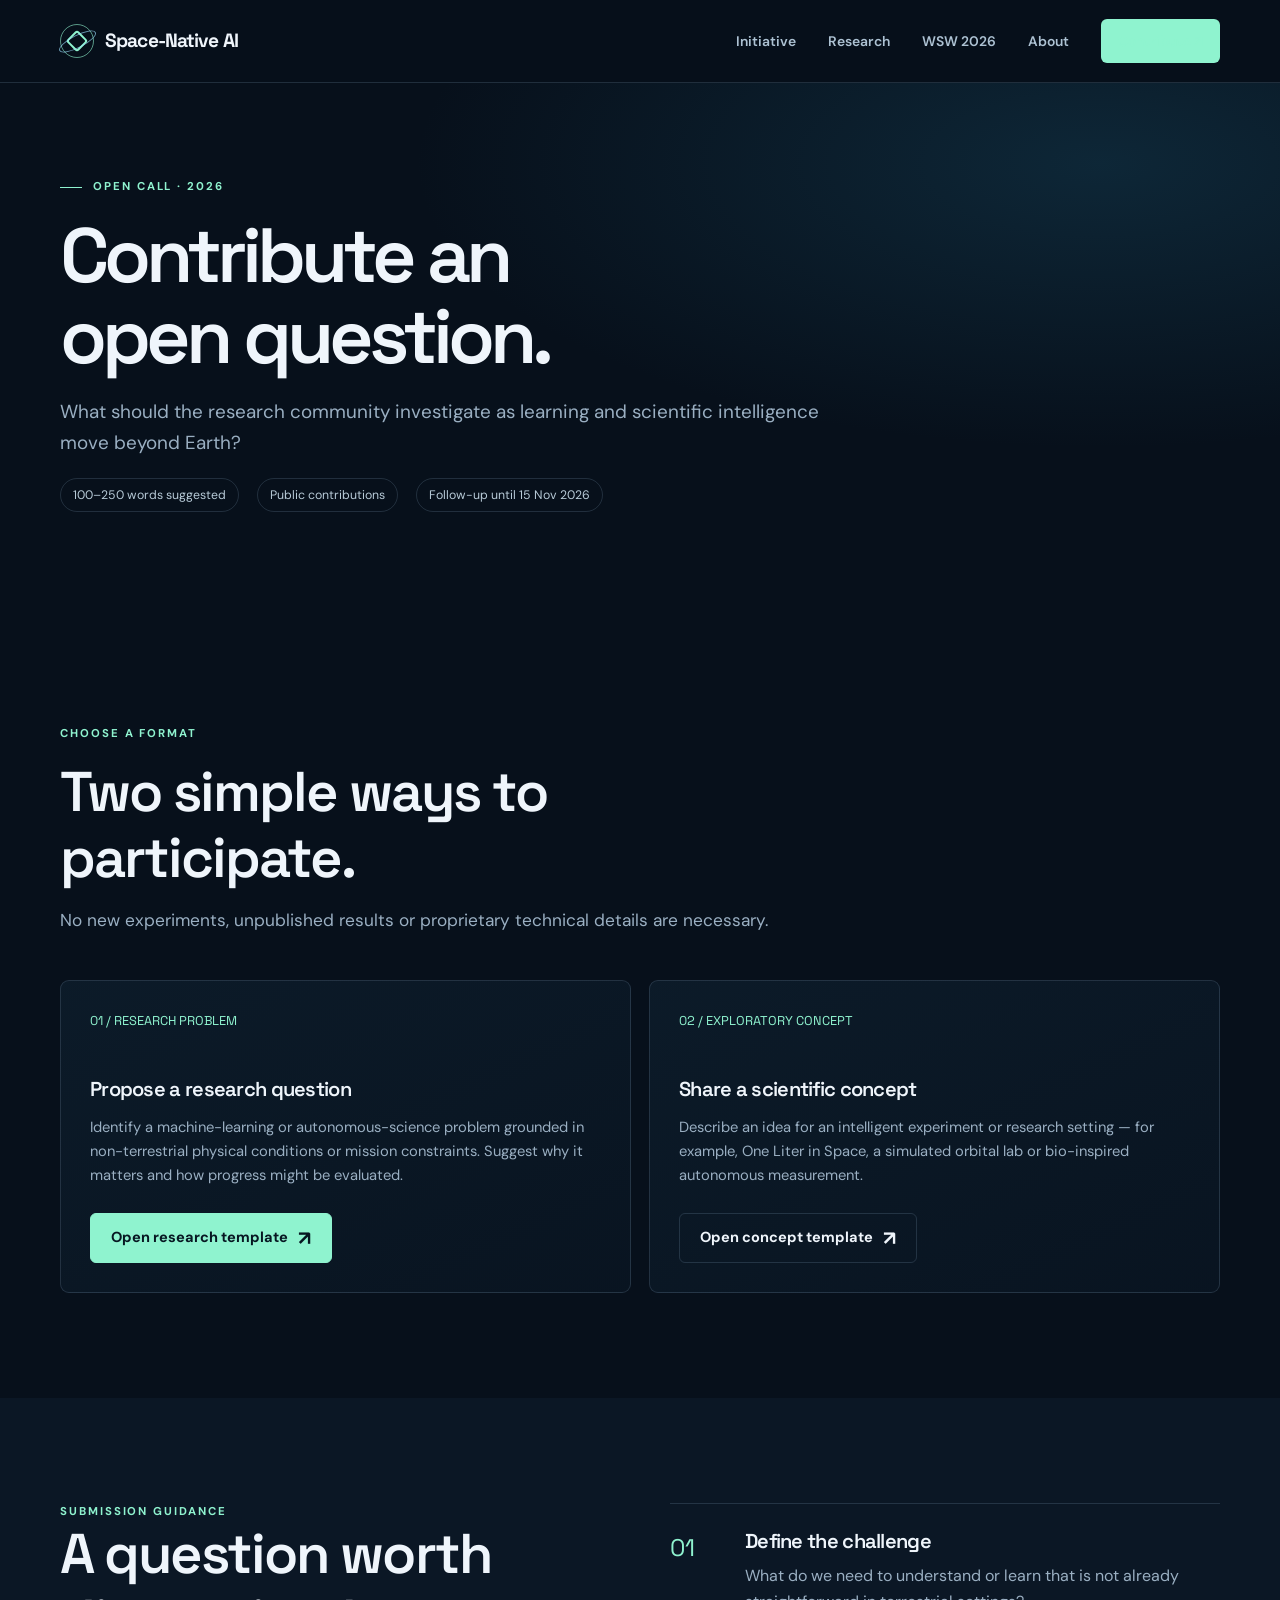
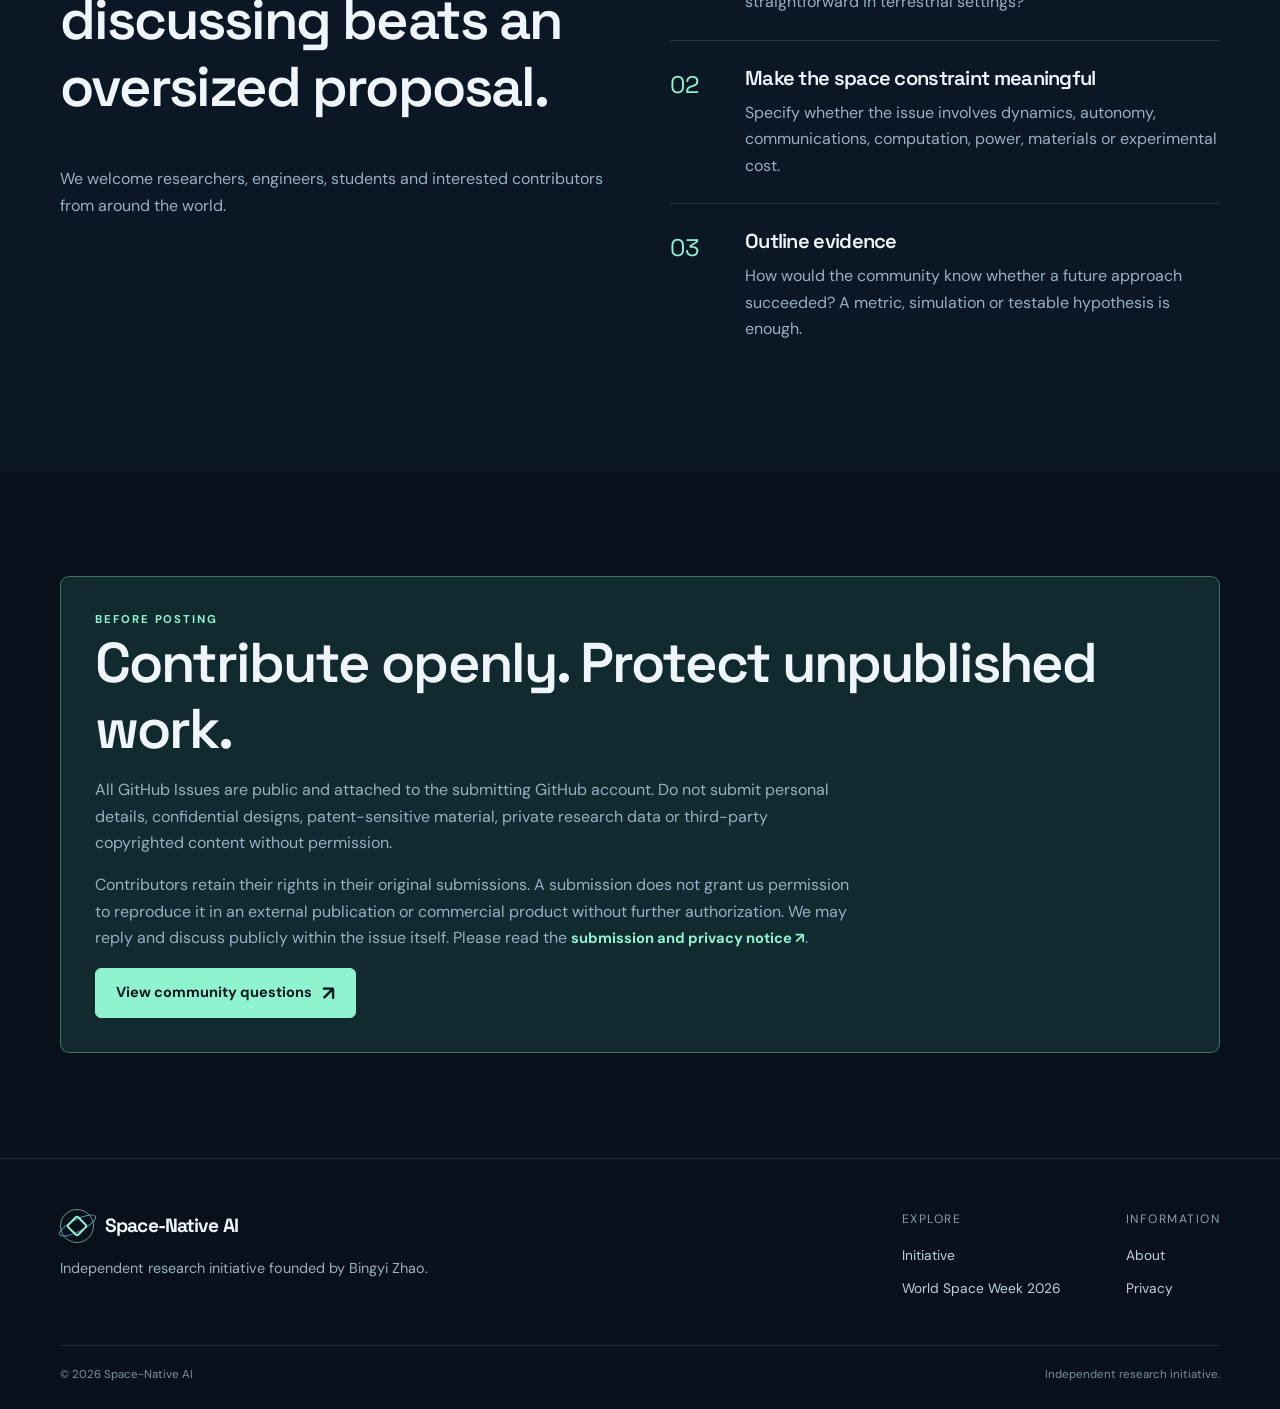
<file: space-native-ai-github-pages-founder-updated/contribute.html>
<!doctype html>
<html lang="en"><head><meta charset="utf-8"><meta name="viewport" content="width=device-width,initial-scale=1"><meta name="theme-color" content="#07101b"><meta name="description" content="Contribute open research questions to Space-Native AI on learning, autonomy and scientific discovery in space."><title>Contribute — Space-Native AI</title><link rel="canonical" href="https://space-native-ai.github.io/contribute.html"><link rel="icon" href="favicon.svg" type="image/svg+xml"><link rel="stylesheet" href="styles.css"></head><body><a class="skip" href="#main">Skip to content</a><header class="site-header"><div class="container nav-wrap"><a class="brand" href="index.html"><span class="brand-symbol" aria-hidden="true"></span><span class="wordmark">Space-Native AI</span></a><button class="menu-toggle" aria-expanded="false" aria-controls="site-nav">Menu</button><nav id="site-nav" class="nav-links" aria-label="Primary"><a href="index.html">Initiative</a><a href="index.html#research">Research</a><a href="event-2026.html">WSW 2026</a><a href="about.html">About</a><a class="nav-cta" href="contribute.html" aria-current="page">Contribute ↗</a></nav></div></header>
<main id="main"><section class="page-hero"><div class="container"><div class="eyebrow"><span class="dash"></span>Open call · 2026</div><h1>Contribute an<br>open question.</h1><p class="lead">What should the research community investigate as learning and scientific intelligence move beyond Earth?</p><div class="meta"><span>100–250 words suggested</span><span>Public contributions</span><span>Follow-up until 15 Nov 2026</span></div></div></section>
<section class="section"><div class="container"><div class="section-intro"><div class="eyebrow">Choose a format</div><h2>Two simple ways to participate.</h2><p>No new experiments, unpublished results or proprietary technical details are necessary.</p></div><div class="grid-2"><div class="panel"><div class="number">01 / RESEARCH PROBLEM</div><h3>Propose a research question</h3><p>Identify a machine-learning or autonomous-science problem grounded in non-terrestrial physical conditions or mission constraints. Suggest why it matters and how progress might be evaluated.</p><div style="margin-top:25px"><a class="btn primary" href="https://github.com/space-native-ai/space-native-ai.github.io/issues/new?template=research-question.yml" target="_blank" rel="noopener noreferrer">Open research template <span class="arrow">↗</span></a></div></div><div class="panel"><div class="number">02 / EXPLORATORY CONCEPT</div><h3>Share a scientific concept</h3><p>Describe an idea for an intelligent experiment or research setting — for example, One Liter in Space, a simulated orbital lab or bio-inspired autonomous measurement.</p><div style="margin-top:25px"><a class="btn" href="https://github.com/space-native-ai/space-native-ai.github.io/issues/new?template=exploratory-concept.yml" target="_blank" rel="noopener noreferrer">Open concept template <span class="arrow">↗</span></a></div></div></div></div></section>
<section class="section alt"><div class="container two-col"><div><div class="eyebrow">Submission guidance</div><h2>A question worth discussing beats an oversized proposal.</h2><p>We welcome researchers, engineers, students and interested contributors from around the world.</p></div><div class="steps"><div class="step"><div><h3>Define the challenge</h3><p>What do we need to understand or learn that is not already straightforward in terrestrial settings?</p></div></div><div class="step"><div><h3>Make the space constraint meaningful</h3><p>Specify whether the issue involves dynamics, autonomy, communications, computation, power, materials or experimental cost.</p></div></div><div class="step"><div><h3>Outline evidence</h3><p>How would the community know whether a future approach succeeded? A metric, simulation or testable hypothesis is enough.</p></div></div></div></div></section>
<section class="section"><div class="container"><div class="callout"><div class="eyebrow">Before posting</div><h2>Contribute openly. Protect unpublished work.</h2><p>All GitHub Issues are public and attached to the submitting GitHub account. Do not submit personal details, confidential designs, patent-sensitive material, private research data or third-party copyrighted content without permission.</p><p>Contributors retain their rights in their original submissions. A submission does not grant us permission to reproduce it in an external publication or commercial product without further authorization. We may reply and discuss publicly within the issue itself. Please read the <a class="link-text" href="privacy.html">submission and privacy notice ↗</a>.</p><a class="btn primary" href="https://github.com/space-native-ai/space-native-ai.github.io/issues" target="_blank" rel="noopener noreferrer">View community questions <span class="arrow">↗</span></a></div></div></section></main>
<footer class="footer"><div class="container"><div class="footer-main"><div><a class="brand" href="index.html"><span class="brand-symbol" aria-hidden="true"></span><span class="wordmark">Space-Native AI</span></a><p class="footer-description">Independent research initiative founded by Bingyi Zhao.</p></div><div class="footer-links"><div><span>Explore</span><a href="index.html">Initiative</a><a href="event-2026.html">World Space Week 2026</a></div><div><span>Information</span><a href="about.html">About</a><a href="privacy.html">Privacy</a></div></div></div><div class="footer-bottom"><span>© <span data-year>2026</span> Space-Native AI</span><span>Independent research initiative.</span></div></div></footer><script src="script.js"></script></body></html>
</file>
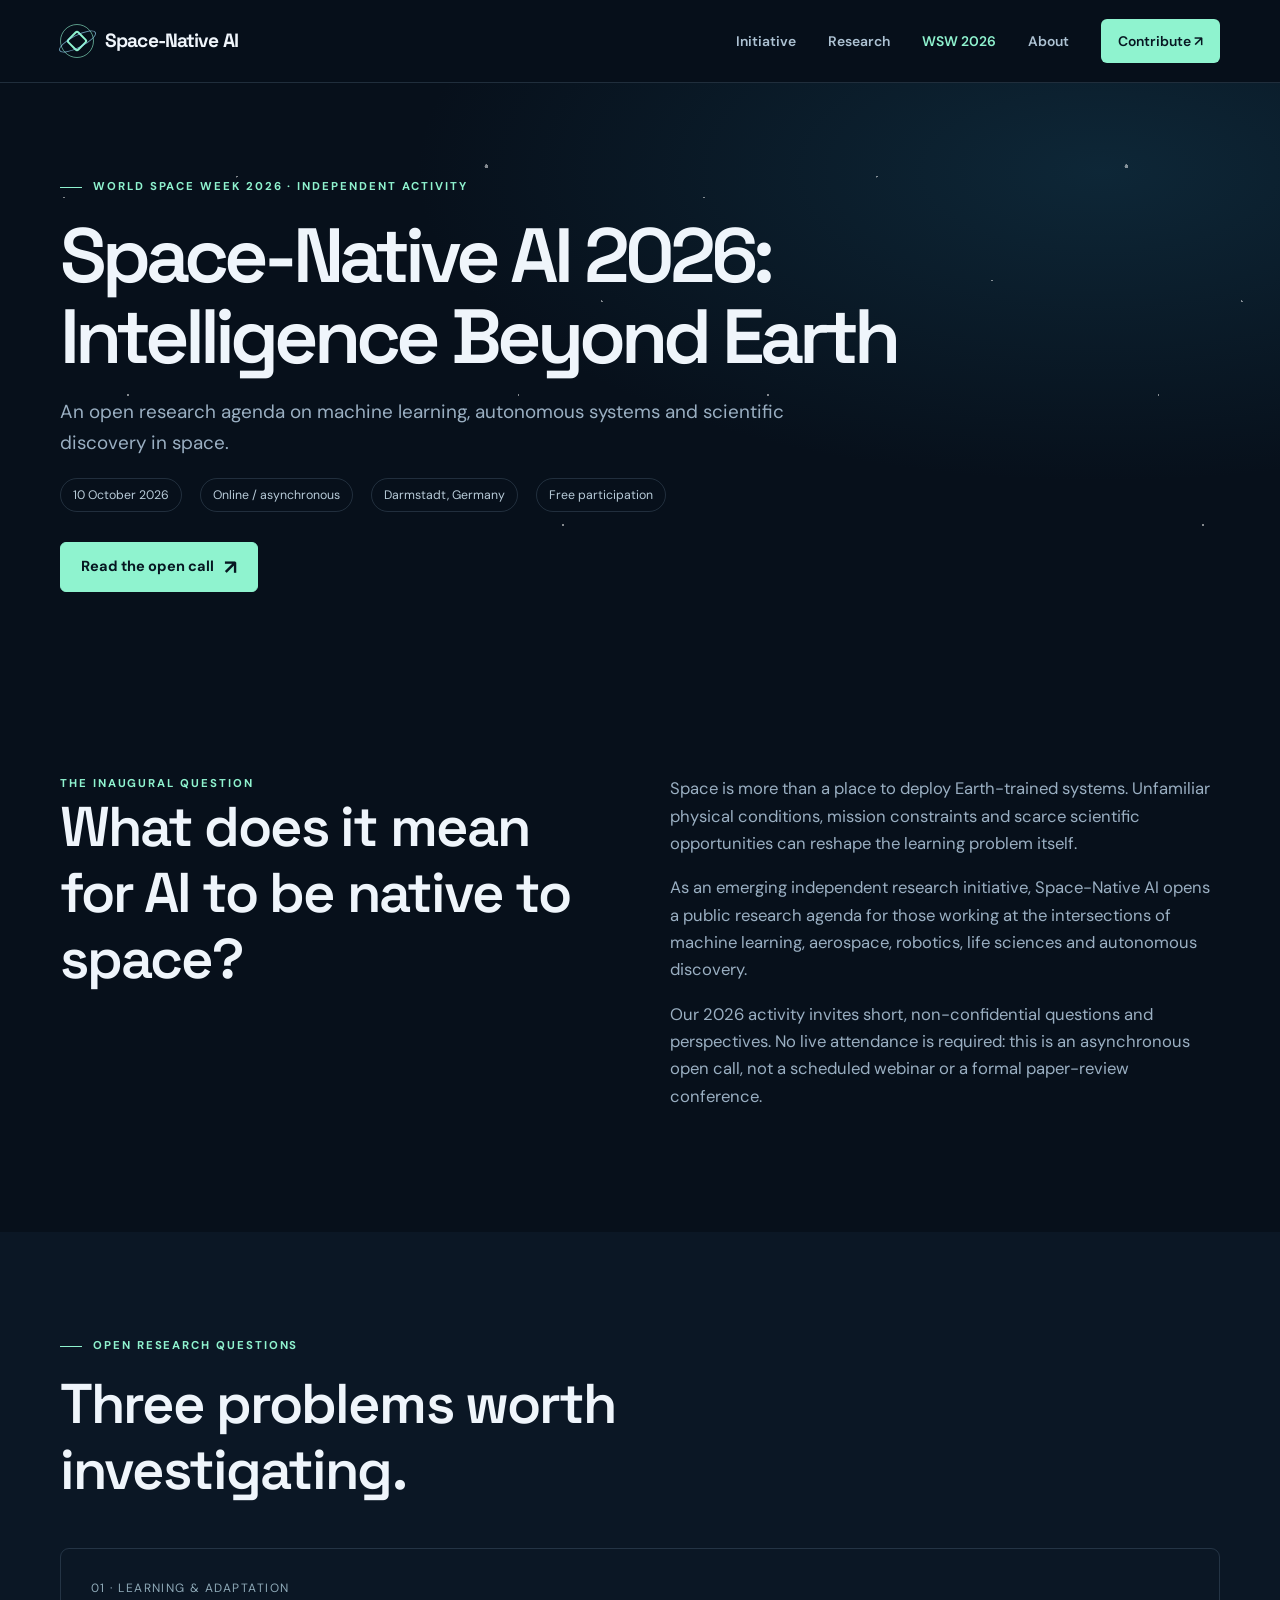
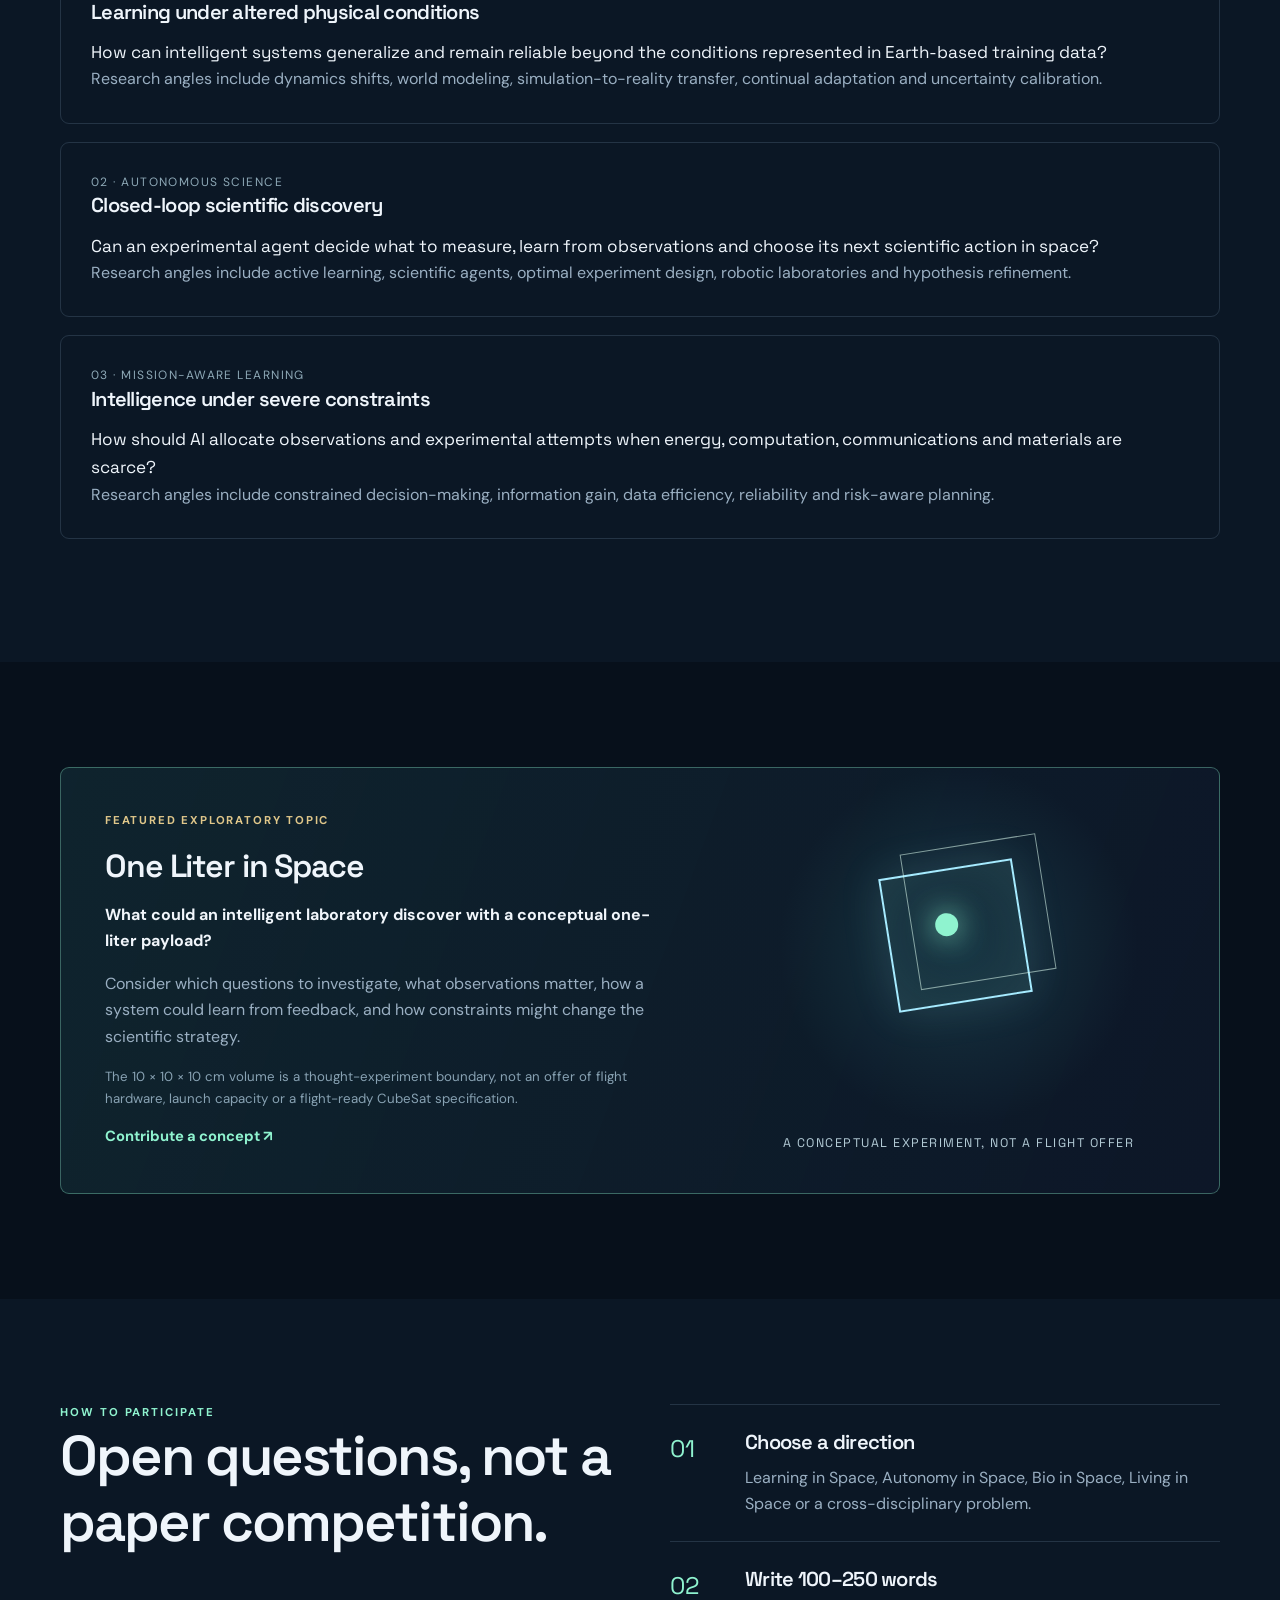
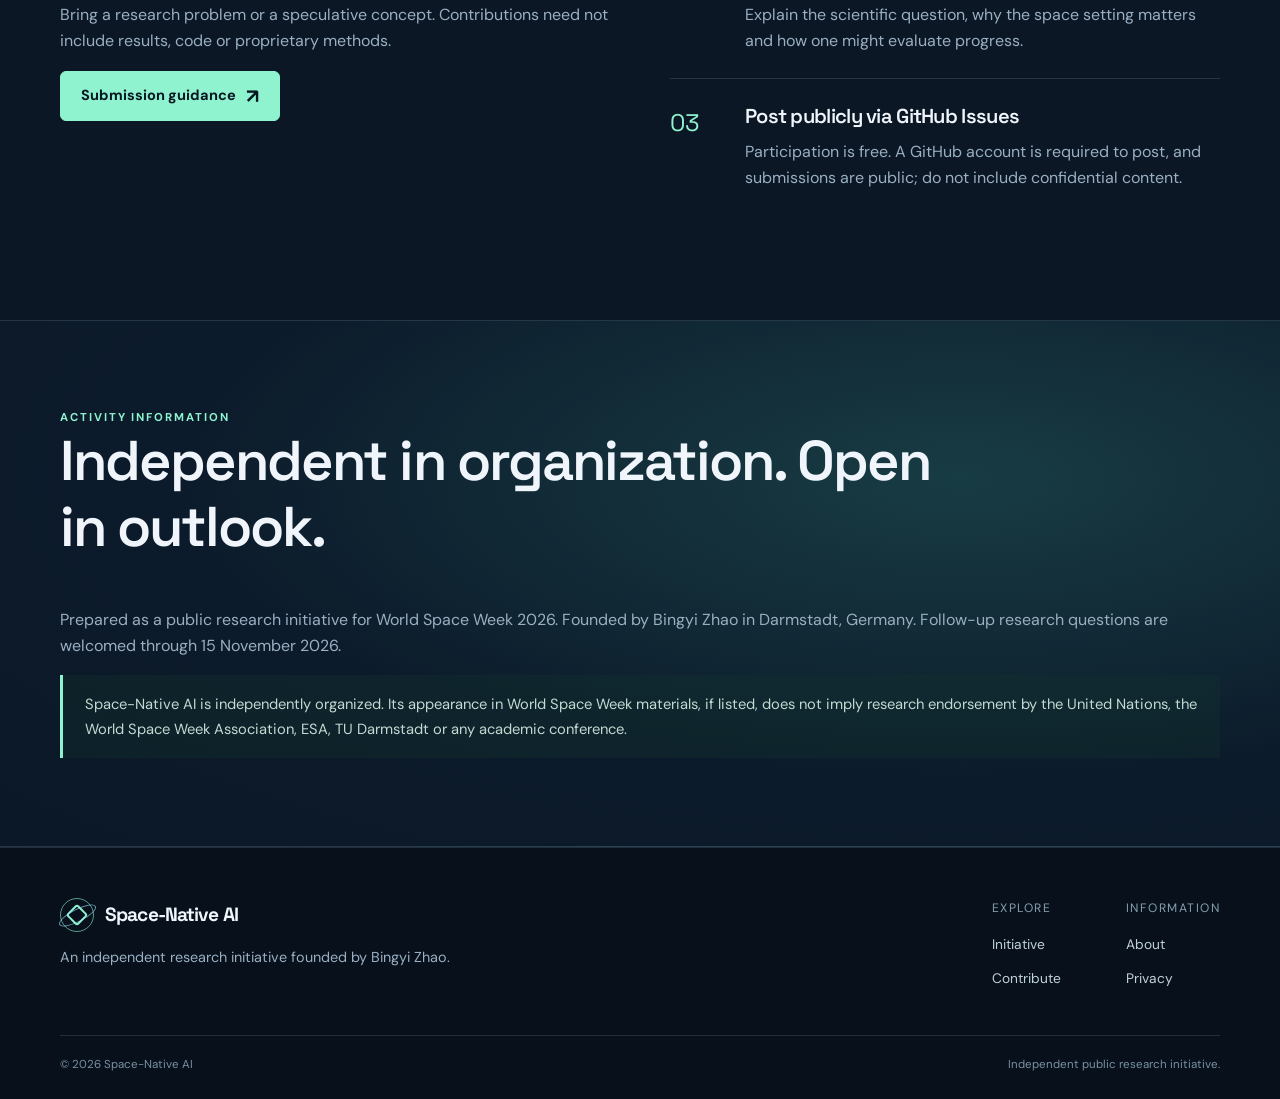
<file: space-native-ai-github-pages-founder-updated/event-2026.html>
<!doctype html>
<html lang="en"><head><meta charset="utf-8"><meta name="viewport" content="width=device-width,initial-scale=1"><meta name="theme-color" content="#07101b"><meta name="description" content="Space-Native AI 2026: Intelligence Beyond Earth, an open research agenda and call for questions prepared for World Space Week 2026."><title>WSW 2026 Event — Space-Native AI</title><link rel="canonical" href="https://space-native-ai.github.io/event-2026.html"><link rel="icon" href="favicon.svg" type="image/svg+xml"><link rel="stylesheet" href="styles.css"></head>
<body><a class="skip" href="#main">Skip to content</a><header class="site-header"><div class="container nav-wrap"><a class="brand" href="index.html"><span class="brand-symbol" aria-hidden="true"></span><span class="wordmark">Space-Native AI</span></a><button class="menu-toggle" aria-expanded="false" aria-controls="site-nav">Menu</button><nav id="site-nav" class="nav-links" aria-label="Primary"><a href="index.html">Initiative</a><a href="index.html#research">Research</a><a href="event-2026.html" aria-current="page">WSW 2026</a><a href="about.html">About</a><a class="nav-cta" href="contribute.html">Contribute ↗</a></nav></div></header>
<main id="main"><section class="page-hero starfield"><div class="container"><div class="eyebrow"><span class="dash"></span>World Space Week 2026 · Independent activity</div><h1>Space-Native AI 2026:<br>Intelligence Beyond Earth</h1><p class="lead">An open research agenda on machine learning, autonomous systems and scientific discovery in space.</p><div class="meta"><span>10 October 2026</span><span>Online / asynchronous</span><span>Darmstadt, Germany</span><span>Free participation</span></div><a class="btn primary" href="contribute.html">Read the open call <span class="arrow">↗</span></a></div></section>
<section class="section"><div class="container two-col"><div><div class="eyebrow">The inaugural question</div><h2>What does it mean for AI to be native to space?</h2></div><div class="rich-copy"><p>Space is more than a place to deploy Earth-trained systems. Unfamiliar physical conditions, mission constraints and scarce scientific opportunities can reshape the learning problem itself.</p><p>As an emerging independent research initiative, Space-Native AI opens a public research agenda for those working at the intersections of machine learning, aerospace, robotics, life sciences and autonomous discovery.</p><p>Our 2026 activity invites short, non-confidential questions and perspectives. No live attendance is required: this is an asynchronous open call, not a scheduled webinar or a formal paper-review conference.</p></div></div></section>
<section class="section alt"><div class="container"><div class="section-intro"><div class="eyebrow"><span class="dash"></span>Open research questions</div><h2>Three problems worth investigating.</h2></div><div class="research-agenda"><div class="small-label">01 · Learning & adaptation</div><h3>Learning under altered physical conditions</h3><div class="q">How can intelligent systems generalize and remain reliable beyond the conditions represented in Earth-based training data?</div><p>Research angles include dynamics shifts, world modeling, simulation-to-reality transfer, continual adaptation and uncertainty calibration.</p></div><div class="research-agenda"><div class="small-label">02 · Autonomous science</div><h3>Closed-loop scientific discovery</h3><div class="q">Can an experimental agent decide what to measure, learn from observations and choose its next scientific action in space?</div><p>Research angles include active learning, scientific agents, optimal experiment design, robotic laboratories and hypothesis refinement.</p></div><div class="research-agenda"><div class="small-label">03 · Mission-aware learning</div><h3>Intelligence under severe constraints</h3><div class="q">How should AI allocate observations and experimental attempts when energy, computation, communications and materials are scarce?</div><p>Research angles include constrained decision-making, information gain, data efficiency, reliability and risk-aware planning.</p></div></div></section>
<section class="section"><div class="container"><div class="event-panel"><div class="event-panel-content"><div class="kicker">Featured exploratory topic</div><h3>One Liter in Space</h3><p><strong style="color:#f1f6fb">What could an intelligent laboratory discover with a conceptual one-liter payload?</strong></p><p>Consider which questions to investigate, what observations matter, how a system could learn from feedback, and how constraints might change the scientific strategy.</p><p class="fineprint">The 10 × 10 × 10 cm volume is a thought-experiment boundary, not an offer of flight hardware, launch capacity or a flight-ready CubeSat specification.</p><a class="link-text" href="contribute.html">Contribute a concept ↗</a></div><div class="event-panel-visual" aria-hidden="true"><div class="cube"></div><div class="cube-caption">A CONCEPTUAL EXPERIMENT, NOT A FLIGHT OFFER</div></div></div></div></section>
<section class="section alt"><div class="container two-col"><div><div class="eyebrow">How to participate</div><h2>Open questions, not a paper competition.</h2><p>Bring a research problem or a speculative concept. Contributions need not include results, code or proprietary methods.</p><a class="btn primary" href="contribute.html">Submission guidance <span class="arrow">↗</span></a></div><div class="steps"><div class="step"><div><h3>Choose a direction</h3><p>Learning in Space, Autonomy in Space, Bio in Space, Living in Space or a cross-disciplinary problem.</p></div></div><div class="step"><div><h3>Write 100–250 words</h3><p>Explain the scientific question, why the space setting matters and how one might evaluate progress.</p></div></div><div class="step"><div><h3>Post publicly via GitHub Issues</h3><p>Participation is free. A GitHub account is required to post, and submissions are public; do not include confidential content.</p></div></div></div></div></section>
<section class="quote-band"><div class="container"><div class="eyebrow">Activity information</div><h2>Independent in organization. Open in outlook.</h2><p>Prepared as a public research initiative for World Space Week 2026. Founded by Bingyi Zhao in Darmstadt, Germany. Follow-up research questions are welcomed through 15 November 2026.</p><div class="notice"><p>Space-Native AI is independently organized. Its appearance in World Space Week materials, if listed, does not imply research endorsement by the United Nations, the World Space Week Association, ESA, TU Darmstadt or any academic conference.</p></div></div></section></main>
<footer class="footer"><div class="container"><div class="footer-main"><div><a class="brand" href="index.html"><span class="brand-symbol" aria-hidden="true"></span><span class="wordmark">Space-Native AI</span></a><p class="footer-description">An independent research initiative founded by Bingyi Zhao.</p></div><div class="footer-links"><div><span>Explore</span><a href="index.html">Initiative</a><a href="contribute.html">Contribute</a></div><div><span>Information</span><a href="about.html">About</a><a href="privacy.html">Privacy</a></div></div></div><div class="footer-bottom"><span>© <span data-year>2026</span> Space-Native AI</span><span>Independent public research initiative.</span></div></div></footer><script src="script.js"></script></body></html>
</file>
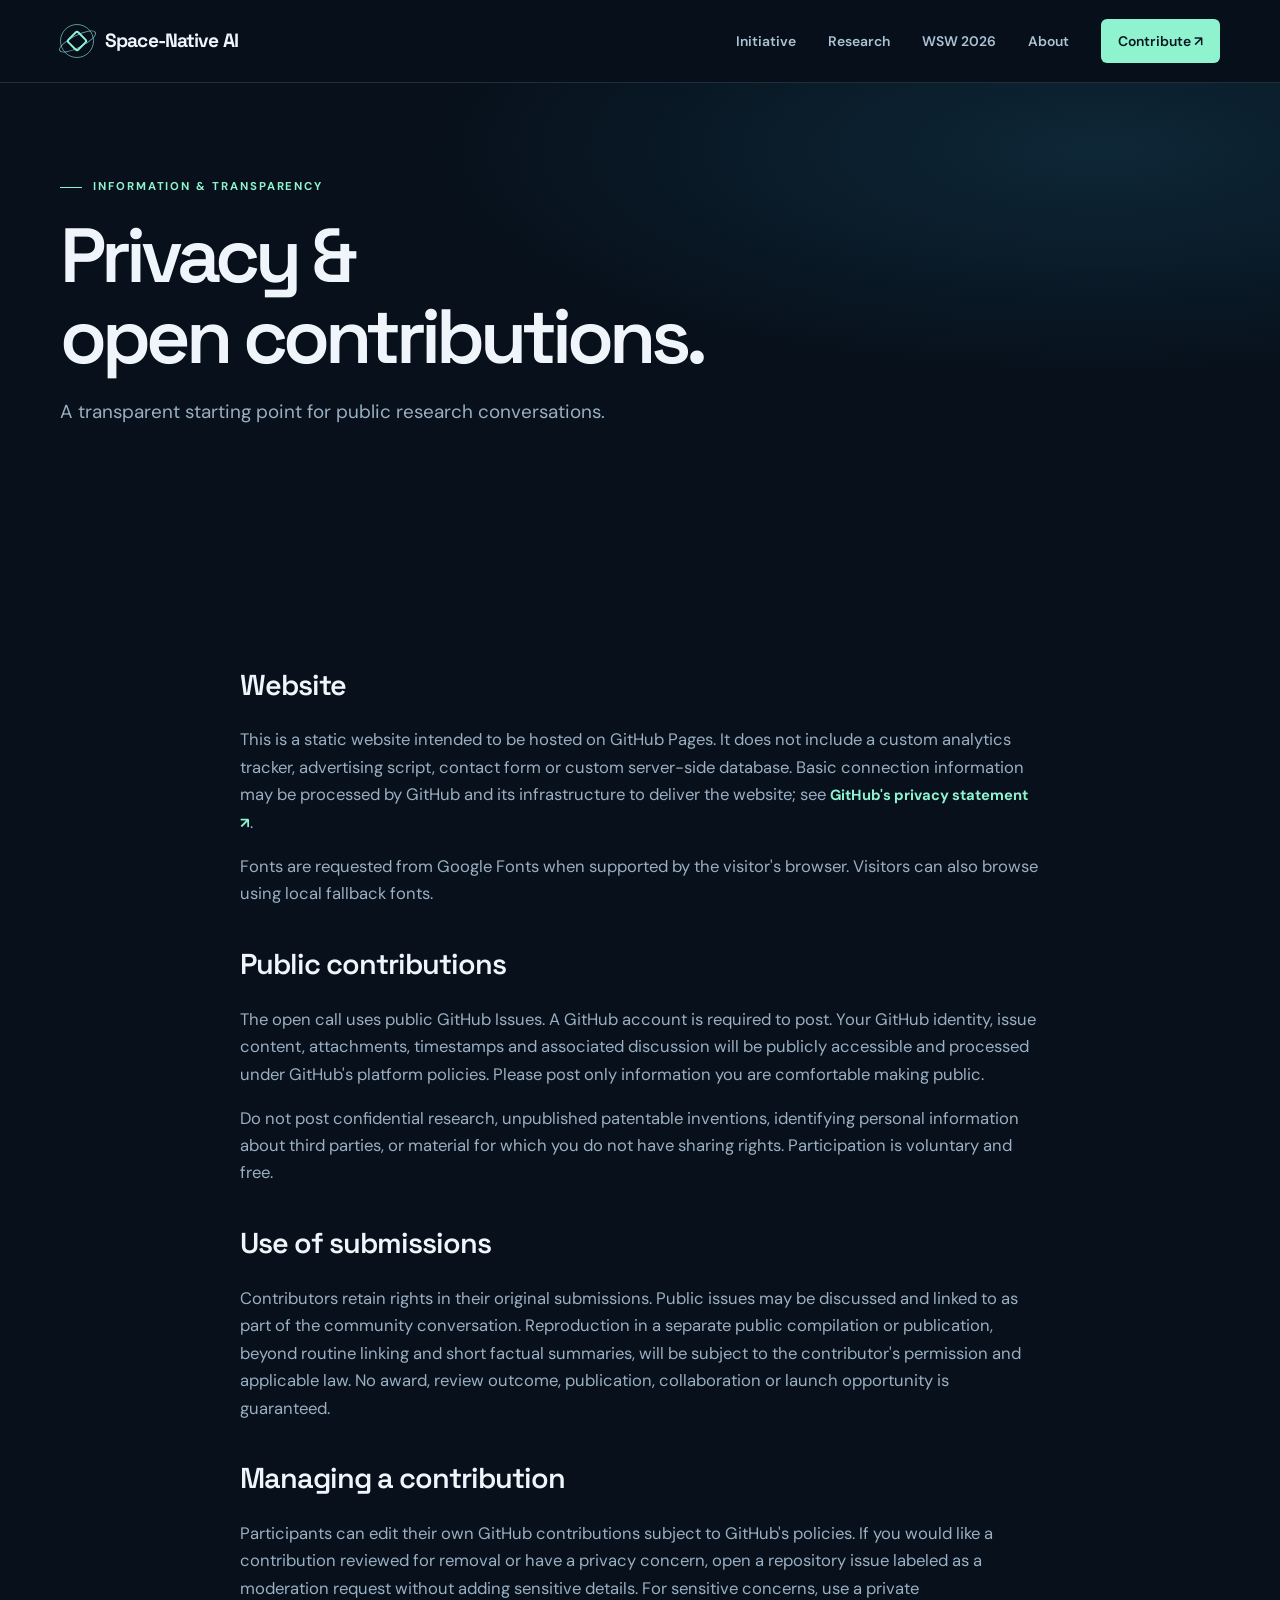
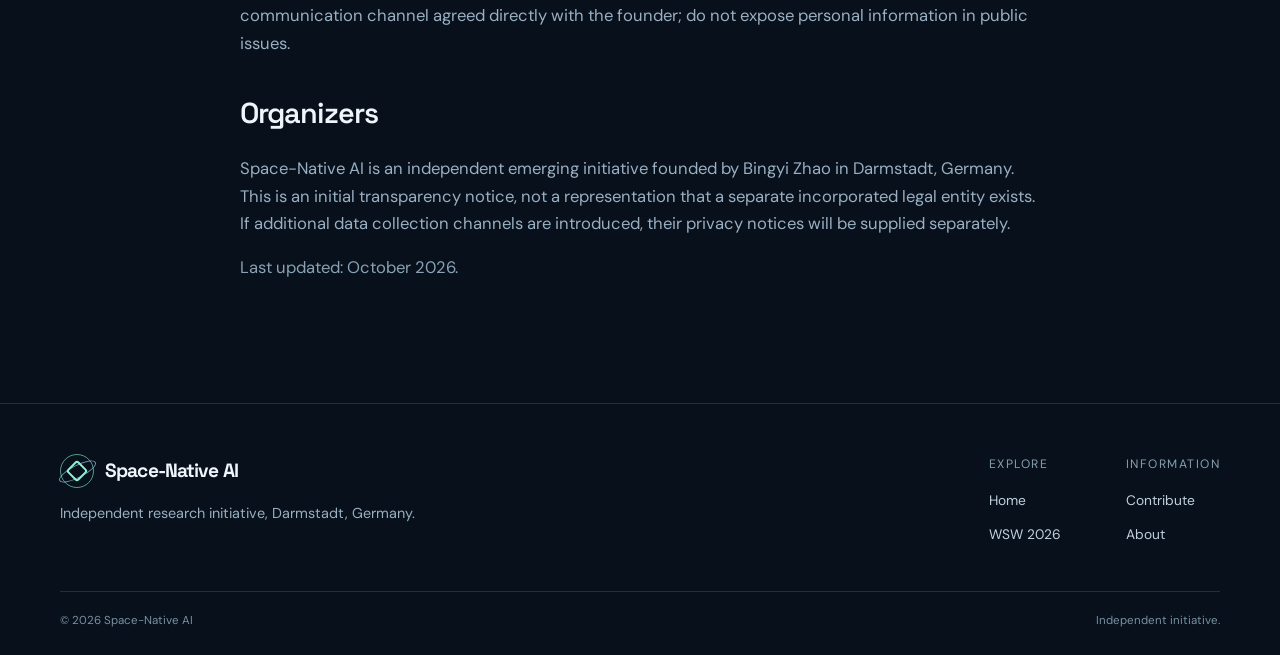
<file: space-native-ai-github-pages-founder-updated/privacy.html>
<!doctype html><html lang="en"><head><meta charset="utf-8"><meta name="viewport" content="width=device-width,initial-scale=1"><meta name="theme-color" content="#07101b"><meta name="description" content="Privacy and public-submission guidance for the independent Space-Native AI research initiative."><title>Privacy & Contributions — Space-Native AI</title><link rel="canonical" href="https://space-native-ai.github.io/privacy.html"><link rel="icon" href="favicon.svg" type="image/svg+xml"><link rel="stylesheet" href="styles.css"></head><body><a class="skip" href="#main">Skip to content</a><header class="site-header"><div class="container nav-wrap"><a class="brand" href="index.html"><span class="brand-symbol" aria-hidden="true"></span><span class="wordmark">Space-Native AI</span></a><button class="menu-toggle" aria-expanded="false" aria-controls="site-nav">Menu</button><nav id="site-nav" class="nav-links" aria-label="Primary"><a href="index.html">Initiative</a><a href="index.html#research">Research</a><a href="event-2026.html">WSW 2026</a><a href="about.html">About</a><a class="nav-cta" href="contribute.html">Contribute ↗</a></nav></div></header><main id="main"><section class="page-hero"><div class="container"><div class="eyebrow"><span class="dash"></span>Information & transparency</div><h1>Privacy &<br>open contributions.</h1><p class="lead">A transparent starting point for public research conversations.</p></div></section><section class="section"><div class="container rich-copy"><h2>Website</h2><p>This is a static website intended to be hosted on GitHub Pages. It does not include a custom analytics tracker, advertising script, contact form or custom server-side database. Basic connection information may be processed by GitHub and its infrastructure to deliver the website; see <a class="link-text" href="https://docs.github.com/en/site-policy/privacy-policies/github-general-privacy-statement" target="_blank" rel="noopener noreferrer">GitHub's privacy statement ↗</a>.</p><p>Fonts are requested from Google Fonts when supported by the visitor's browser. Visitors can also browse using local fallback fonts.</p><h2>Public contributions</h2><p>The open call uses public GitHub Issues. A GitHub account is required to post. Your GitHub identity, issue content, attachments, timestamps and associated discussion will be publicly accessible and processed under GitHub's platform policies. Please post only information you are comfortable making public.</p><p>Do not post confidential research, unpublished patentable inventions, identifying personal information about third parties, or material for which you do not have sharing rights. Participation is voluntary and free.</p><h2>Use of submissions</h2><p>Contributors retain rights in their original submissions. Public issues may be discussed and linked to as part of the community conversation. Reproduction in a separate public compilation or publication, beyond routine linking and short factual summaries, will be subject to the contributor's permission and applicable law. No award, review outcome, publication, collaboration or launch opportunity is guaranteed.</p><h2>Managing a contribution</h2><p>Participants can edit their own GitHub contributions subject to GitHub's policies. If you would like a contribution reviewed for removal or have a privacy concern, open a repository issue labeled as a moderation request without adding sensitive details. For sensitive concerns, use a private communication channel agreed directly with the founder; do not expose personal information in public issues.</p><h2>Organizers</h2><p>Space-Native AI is an independent emerging initiative founded by Bingyi Zhao in Darmstadt, Germany. This is an initial transparency notice, not a representation that a separate incorporated legal entity exists. If additional data collection channels are introduced, their privacy notices will be supplied separately.</p><p class="fineprint">Last updated: October 2026.</p></div></section></main><footer class="footer"><div class="container"><div class="footer-main"><div><a class="brand" href="index.html"><span class="brand-symbol" aria-hidden="true"></span><span class="wordmark">Space-Native AI</span></a><p class="footer-description">Independent research initiative, Darmstadt, Germany.</p></div><div class="footer-links"><div><span>Explore</span><a href="index.html">Home</a><a href="event-2026.html">WSW 2026</a></div><div><span>Information</span><a href="contribute.html">Contribute</a><a href="about.html">About</a></div></div></div><div class="footer-bottom"><span>© <span data-year>2026</span> Space-Native AI</span><span>Independent initiative.</span></div></div></footer><script src="script.js"></script></body></html>
</file>
<file: styles.css>
@import url('https://fonts.googleapis.com/css2?family=DM+Sans:wght@400;500;600;700&family=Space+Grotesk:wght@400;500;600;700&display=swap');
:root{--bg:#07101b;--navy:#0b1828;--panel:#101f2f;--panel2:#142537;--ink:#eff5fb;--muted:#9aafc2;--subtle:#668196;--line:rgba(168,207,232,.16);--accent:#8ff3cf;--sky:#9bdfff;--gold:#e0c78a;--max:1160px}*{box-sizing:border-box}html{scroll-behavior:smooth}body{margin:0;background:var(--bg);color:var(--ink);font:16px/1.65 'DM Sans',system-ui,-apple-system,Segoe UI,sans-serif;-webkit-font-smoothing:antialiased}a{color:inherit;text-decoration:none}button{font:inherit}h1,h2,h3,h4,p{margin-top:0}h1,h2,h3,.wordmark,.mono-head{font-family:'Space Grotesk',system-ui,sans-serif;letter-spacing:-.035em}p{color:var(--muted)}h1{font-size:clamp(3.25rem,7.2vw,6.8rem);line-height:1.06;font-weight:600;letter-spacing:-.065em}h2{font-size:clamp(2rem,4.4vw,3.5rem);line-height:1.18;font-weight:600}h3{font-size:1.26rem;line-height:1.35;font-weight:600}.container{width:min(calc(100% - 52px),var(--max));margin-inline:auto}.skip{position:absolute;top:-100px;left:12px;padding:10px 16px;background:var(--accent);color:#0b1721;z-index:100}.skip:focus{top:12px}.site-header{height:83px;position:relative;z-index:20;border-bottom:1px solid var(--line);background:#07101be8;backdrop-filter:blur(16px)}.nav-wrap{height:100%;display:flex;align-items:center;justify-content:space-between;gap:22px}.brand{display:flex;align-items:center;gap:11px}.brand-symbol{width:34px;height:34px;border:1px solid #8ff3cf99;border-radius:50%;position:relative;display:grid;place-items:center}.brand-symbol::before{content:'';width:12px;height:12px;border:2px solid var(--accent);transform:rotate(45deg);border-radius:3px}.brand-symbol::after{content:'';position:absolute;width:39px;height:11px;border:1px solid var(--sky);transform:rotate(-27deg);border-radius:50%;opacity:.65}.wordmark{font-size:1.2rem;letter-spacing:-.045em;font-weight:700}.nav-links{display:flex;gap:32px;align-items:center}.nav-links a{font-size:.87rem;color:#adc2d3;font-weight:600;transition:color .2s}.nav-links a:hover,.nav-links a[aria-current=page]{color:var(--accent)}.nav-links .nav-cta{color:#071722;background:var(--accent);padding:11px 17px;border-radius:6px}.nav-links .nav-cta:hover{color:#071722;background:#b1ffe2}.menu-toggle{display:none;border:1px solid var(--line);background:transparent;color:var(--ink);padding:8px 11px;border-radius:5px}.eyebrow{text-transform:uppercase;letter-spacing:.17em;color:var(--accent);font-size:.71rem;font-weight:700}.eyebrow .dash{display:inline-block;width:22px;height:1px;background:currentColor;vertical-align:middle;margin-right:11px}.hero{position:relative;min-height:720px;overflow:hidden;background:radial-gradient(ellipse at 81% 35%,#23475e75 0%,transparent 33%),radial-gradient(ellipse at 65% 100%,#10372a45,transparent 43%)}.hero:before,.starfield:before{content:'';position:absolute;inset:0;pointer-events:none;opacity:.5;background-image:radial-gradient(1px 1px at 10% 22%,#ffffff 90%,transparent),radial-gradient(1px 1px at 20% 60%,#ffffff 90%,transparent),radial-gradient(1px 1px at 37% 18%,#ffffff 90%,transparent),radial-gradient(1px 1px at 55% 38%,#fff 90%,transparent),radial-gradient(2px 2px at 76% 16%,#fff 90%,transparent),radial-gradient(1px 1px at 81% 60%,#fff 90%,transparent),radial-gradient(1px 1px at 94% 42%,#fff 90%,transparent),radial-gradient(1px 1px at 88% 85%,#fff 90%,transparent);background-size:640px 520px}.hero-content{position:relative;z-index:2;padding-top:133px;padding-bottom:142px}.hero h1{max-width:830px;margin:21px 0 25px}.hero h1 em{font-style:normal;color:var(--accent)}.hero-lead{font-size:clamp(1.13rem,2vw,1.4rem);max-width:660px;line-height:1.65;color:#c0d3df}.hero-actions{display:flex;gap:12px;flex-wrap:wrap;margin-top:39px}.btn{min-height:49px;display:inline-flex;gap:10px;align-items:center;justify-content:center;border:1px solid var(--line);padding:12px 20px;border-radius:6px;color:var(--ink);font-size:.91rem;font-weight:700;transition:transform .2s,background .2s,border-color .2s}.btn:hover{transform:translateY(-2px);border-color:var(--accent)}.btn.primary{background:var(--accent);color:#071722;border-color:var(--accent)}.btn.primary:hover{background:#b1ffe2}.btn .arrow{font-size:1.25rem;line-height:1}.hero-orbit{pointer-events:none;position:absolute;width:620px;height:620px;right:-140px;top:110px;opacity:.56}.planet{position:absolute;width:315px;height:315px;border-radius:50%;left:150px;top:149px;background:radial-gradient(circle at 28% 23%,#87c7d1 0%,#34637e 20%,#1b344d 55%,#081422 77%);box-shadow:inset -25px -22px 48px #020c1a,0 0 70px #568ba330}.planet:before{content:'';position:absolute;inset:0;border-radius:50%;background:repeating-linear-gradient(156deg,transparent 0 17px,#9bdfff09 18px 19px,transparent 20px 38px);mask-image:radial-gradient(circle,#000 60%,transparent 74%)}.orbit-ring{position:absolute;width:590px;height:240px;border:1px solid #a8ecf987;border-radius:50%;transform:rotate(-35deg);left:16px;top:182px}.orbit-ring.secondary{width:570px;height:560px;top:24px;left:27px;opacity:.32;transform:rotate(30deg)}.orbital-dot{position:absolute;width:10px;height:10px;background:var(--accent);box-shadow:0 0 22px var(--accent);border-radius:50%;left:118px;top:418px}.hero-foot{position:absolute;bottom:37px;left:0;right:0;z-index:3}.foot-strip{display:flex;justify-content:space-between;gap:20px;border-top:1px solid var(--line);padding-top:16px;color:#89a6b8;text-transform:uppercase;font-size:.69rem;letter-spacing:.14em}.section{padding:105px 0}.section-tight{padding:80px 0}.section.alt{background:#0b1725}.section-intro{max-width:735px;margin-bottom:45px}.section-intro h2{margin:15px 0 15px}.section-intro p{font-size:1.08rem}.grid-3{display:grid;grid-template-columns:repeat(3,minmax(0,1fr));gap:18px}.grid-2{display:grid;grid-template-columns:repeat(2,minmax(0,1fr));gap:18px}.panel{padding:29px;border:1px solid var(--line);background:linear-gradient(155deg,#14283a70,#0d192870);border-radius:9px;position:relative}.panel .number{font-family:'Space Grotesk';font-size:.8rem;color:var(--accent);margin-bottom:45px}.panel h3{margin-bottom:12px}.panel p{font-size:.92rem;margin-bottom:0}.panel .tags{margin-top:25px}.tags{display:flex;flex-wrap:wrap;gap:8px}.tag{font-size:.66rem;text-transform:uppercase;letter-spacing:.09em;border:1px solid #a3c2d133;padding:5px 9px;border-radius:3px;color:#9cb7c7}.statement{padding:42px 0 45px;border-top:1px solid var(--line);border-bottom:1px solid var(--line);display:grid;grid-template-columns:1fr 2fr;gap:40px;align-items:start}.statement blockquote{font-family:'Space Grotesk';font-size:clamp(1.7rem,3vw,2.7rem);line-height:1.35;margin:0;letter-spacing:-.035em}.statement blockquote strong{color:var(--accent)}.event-panel{border:1px solid #8ff3cf59;border-radius:9px;display:grid;grid-template-columns:1.1fr .9fr;overflow:hidden;background:linear-gradient(110deg,#143039a0,#0d1728)}.event-panel-content{padding:44px}.event-panel h3{font-size:2rem;margin:14px 0}.event-panel-visual{position:relative;min-height:340px;background:radial-gradient(circle at 50% 42%,#204d5988,transparent 50%)}.cube{position:absolute;left:calc(50% - 70px);top:100px;width:135px;height:135px;border:2px solid #a6ebff;transform:rotate(-12deg) skew(-3deg,3deg);box-shadow:inset 0 0 65px #9ffff122,0 0 45px #9ee9f122}.cube:before{content:'';width:135px;height:135px;position:absolute;border:1px solid #e1fff2;transform:translate(23px,-23px);opacity:.55}.cube:after{content:'';position:absolute;width:23px;height:23px;top:42px;left:47px;background:var(--accent);border-radius:50%;box-shadow:0 0 30px var(--accent)}.cube-caption{position:absolute;bottom:40px;left:0;width:100%;font-family:'Space Grotesk';text-align:center;letter-spacing:.12em;color:#b2cad5;font-size:.78rem}.tracks{display:grid;grid-template-columns:repeat(4,1fr);gap:15px}.track{border-top:1px solid #89eccc60;padding-top:17px}.track h3{font-size:1.04rem}.track p{font-size:.85rem}.track .track-no{color:var(--accent);font-size:.75rem}.quote-band{padding:88px 0;background:radial-gradient(ellipse at 75% 30%,#183c44,#0c1b2b 57%,#0b1828);border-top:1px solid var(--line);border-bottom:1px solid var(--line)}.quote-band h2{max-width:900px}.meta{display:flex;gap:18px;flex-wrap:wrap;margin:20px 0 30px}.meta span{padding:6px 12px;border:1px solid var(--line);border-radius:30px;font-size:.77rem;color:#b8cbd8}.page-hero{padding:95px 0 78px;position:relative;overflow:hidden;background:radial-gradient(ellipse at 86% 15%,#16445b70,transparent 44%)}.page-hero h1{font-size:clamp(3rem,6vw,5.3rem);max-width:900px;margin:18px 0}.page-hero .lead{font-size:1.18rem;max-width:760px}.rich-copy{max-width:800px}.rich-copy h2{font-size:1.8rem;margin-top:40px}.rich-copy p{font-size:1.04rem}.steps{counter-reset:step}.step{border-top:1px solid var(--line);padding:24px 0;display:grid;grid-template-columns:65px 1fr;gap:10px}.step::before{counter-increment:step;content:'0'counter(step);font-family:'Space Grotesk';color:var(--accent);font-size:1.5rem}.step h3{margin-bottom:8px}.step p{margin:0}.notice{border-left:3px solid var(--accent);padding:17px 22px;background:#12322d59;color:#c1dad2;font-size:.92rem}.notice p{margin:0;color:inherit}.footer{padding:50px 0 25px;border-top:1px solid var(--line)}.footer-main{display:flex;justify-content:space-between;gap:40px;padding-bottom:45px}.footer-main .footer-description{max-width:390px;margin-top:14px;font-size:.9rem}.footer-links{display:flex;gap:65px}.footer-links>div{display:flex;flex-direction:column;gap:11px}.footer-links span{font-size:.76rem;color:#85a0b0;text-transform:uppercase;letter-spacing:.12em;margin-bottom:4px}.footer-links a{font-size:.86rem;color:#c0d1db}.footer-links a:hover{color:var(--accent)}.footer-bottom{border-top:1px solid var(--line);display:flex;justify-content:space-between;gap:25px;padding-top:19px;font-size:.72rem;color:#7891a3}.footer-bottom a{text-decoration:underline}.fineprint{font-size:.83rem;color:#88a2b3}.list-clean{padding-left:20px;color:var(--muted)}.list-clean li{margin:9px 0}.two-col{display:grid;grid-template-columns:1fr 1fr;gap:60px}.link-text{color:var(--accent);font-size:.92rem;font-weight:700}.link-text:hover{text-decoration:underline}.small-label{font-size:.75rem;text-transform:uppercase;letter-spacing:.12em;color:#8ea9b7}.research-agenda{padding:30px;border:1px solid var(--line);border-radius:9px;margin:18px 0}.research-agenda h3{margin-bottom:12px}.research-agenda .q{font-family:'Space Grotesk';color:var(--ink);font-size:1.07rem}.research-agenda p{margin-bottom:0}.callout{background:#102a30;border:1px solid #8ff3cf59;border-radius:9px;padding:34px}.callout p{max-width:760px}.callout h2{margin-bottom:15px}.tiny{font-size:.74rem}.kicker{color:var(--gold);text-transform:uppercase;font-size:.71rem;letter-spacing:.16em;font-weight:700}.full{width:100%}@media(max-width:900px){.hero-orbit{right:-350px;opacity:.38}.hero-content{padding-top:110px}.grid-3,.tracks{grid-template-columns:repeat(2,1fr)}.statement{grid-template-columns:1fr}.event-panel{grid-template-columns:1fr}.event-panel-visual{min-height:250px}.cube{top:45px}.footer-links{gap:30px}}@media(max-width:680px){.container{width:min(calc(100% - 34px),var(--max))}.site-header{height:72px}.menu-toggle{display:block}.nav-links{display:none;position:absolute;left:0;right:0;top:72px;background:#0a1929;padding:20px 18px 25px;border-bottom:1px solid var(--line);flex-direction:column;gap:19px;align-items:stretch}.nav-links.open{display:flex}.nav-links .nav-cta{text-align:center}.hero{min-height:650px}.hero-content{padding-top:90px;padding-bottom:130px}.hero-orbit{right:-440px;top:160px;opacity:.26}.foot-strip{font-size:.59rem;flex-direction:column;gap:6px}.section{padding:68px 0}.section-tight{padding:60px 0}.grid-2,.grid-3,.tracks,.two-col{grid-template-columns:1fr}.page-hero{padding:68px 0}.event-panel-content{padding:27px}.footer-main{flex-direction:column}.footer-links{justify-content:space-between}.footer-bottom{flex-direction:column;gap:6px}.panel{padding:24px}.panel .number{margin-bottom:26px}}@media(prefers-reduced-motion:reduce){html{scroll-behavior:auto}*,*:before,*:after{transition:none!important;animation:none!important}}

/* Cycle I submission form */
.submission-shell{display:grid;grid-template-columns:minmax(0,1.55fr) minmax(300px,.75fr);gap:26px;align-items:start}
.submission-form,.submission-aside{border:1px solid var(--line);border-radius:10px;background:linear-gradient(155deg,#102333,#0b1828);padding:30px}
.submission-aside{position:sticky;top:105px}
.submission-aside h3{font-size:1.45rem;margin:12px 0 18px}
.field-grid{display:grid;grid-template-columns:repeat(2,minmax(0,1fr));gap:16px}
.form-field{display:flex;flex-direction:column;gap:8px;margin-bottom:18px}
.form-field>span{font-size:.8rem;text-transform:uppercase;letter-spacing:.08em;color:#b6cad7;font-weight:700}
.form-field em{font-style:normal;color:var(--subtle);font-weight:500;text-transform:none;letter-spacing:0}
.form-field input,.form-field select,.form-field textarea{width:100%;border:1px solid #9fc2d22b;background:#081522;color:var(--ink);border-radius:7px;padding:13px 14px;font:inherit;outline:none;transition:border-color .2s,box-shadow .2s}
.form-field textarea{resize:vertical;min-height:105px}
.form-field input::placeholder,.form-field textarea::placeholder{color:#617b8d}
.form-field input:focus,.form-field select:focus,.form-field textarea:focus{border-color:#8ff3cf99;box-shadow:0 0 0 3px #8ff3cf14}
.form-field select{appearance:auto}
.check-row{display:flex;gap:12px;align-items:flex-start;margin:18px 0;color:#a9c0cf;font-size:.9rem}
.check-row input{margin-top:5px;accent-color:#8ff3cf}
.check-row strong{color:var(--ink)}
.form-actions{display:flex;gap:12px;flex-wrap:wrap;margin-top:25px}
.form-status{min-height:28px;margin-top:14px;color:var(--accent);font-size:.88rem}
.cycle-list{margin:20px 0 26px;padding-left:21px;color:var(--muted)}
.cycle-list li{margin:0 0 16px;padding-left:4px}
.cycle-list strong{color:var(--ink)}
@media(max-width:900px){.submission-shell{grid-template-columns:1fr}.submission-aside{position:static}}
@media(max-width:680px){.field-grid{grid-template-columns:1fr}.submission-form,.submission-aside{padding:22px}.form-actions .btn{width:100%}}
</file>
<file: OLAB/styles.css>
:root{--paper:#f5f4ef;--paper2:#ecece6;--ink:#14212a;--ink2:#4f616b;--navy:#12202a;--line:#c8cdd0;--accent:#708e9e;--light:#eef2f2;--max:1260px}*{box-sizing:border-box}html{scroll-behavior:smooth;scroll-padding-top:82px}body{margin:0;background:var(--paper);color:var(--ink);font-family:Inter,ui-sans-serif,-apple-system,BlinkMacSystemFont,"Segoe UI",Helvetica,Arial,sans-serif;-webkit-font-smoothing:antialiased}a{color:inherit}.shell{width:min(var(--max),calc(100% - 64px));margin:0 auto}.skip{position:absolute;left:-999px;top:0;background:#fff;padding:10px;z-index:100}.skip:focus{left:10px;top:10px}.topbar{position:sticky;top:0;z-index:20;background:rgba(245,244,239,.97);border-bottom:1px solid var(--line)}.nav{height:78px;display:flex;align-items:center;justify-content:space-between;gap:32px}.identity{display:flex;align-items:center;gap:13px;text-decoration:none}.mark{width:34px;height:34px;border:1px solid var(--ink);display:grid;place-items:center;font:600 17px/1 ui-monospace,SFMono-Regular,Consolas,monospace}.identity strong{display:block;font-size:17px;letter-spacing:.08em}.identity small{display:block;margin-top:2px;color:var(--ink2);font-size:10px;letter-spacing:.03em}.nav nav{display:flex;gap:28px}.nav nav a{font-size:11px;text-decoration:none;color:#3f5059}.nav nav a:hover,.nav nav a:focus-visible{color:#000;text-decoration:underline;text-underline-offset:5px}.hero{border-bottom:1px solid var(--line)}.hero-grid{min-height:710px;display:grid;grid-template-columns:1.04fr .96fr;gap:7%;align-items:center;padding:58px 0}.kicker,.section-id,.figure-head,.instrument-figure figcaption,.status-row,.specs dt,.programme article>span,.person-index,.contact-card>span,footer{font-family:ui-monospace,SFMono-Regular,Consolas,monospace;text-transform:uppercase;letter-spacing:.09em}.kicker{font-size:10px;color:#58717e;margin:0 0 30px}.hero h1{font-size:clamp(50px,5vw,78px);line-height:.98;letter-spacing:-.055em;font-weight:610;margin:0;max-width:800px}.lead{font-size:22px;line-height:1.42;max-width:710px;margin:30px 0 0;color:#283c47}.summary{font-size:15px;line-height:1.8;max-width:690px;color:#5a6870;margin:23px 0 0}.status-row{display:flex;flex-wrap:wrap;margin-top:46px;border-top:1px solid var(--line);border-bottom:1px solid var(--line)}.status-row span{font-size:9px;padding:15px 21px 15px 0;margin-right:21px}.status-row b{font-weight:700;color:#2e4855;margin-right:6px}.instrument-figure{margin:0;border:1px solid #adb8bd;background:#eef0ec}.figure-head,.instrument-figure figcaption{display:flex;justify-content:space-between;gap:20px;padding:13px 16px;font-size:9px;color:#536a76}.figure-head{border-bottom:1px solid #c0c8cb}.instrument-figure figcaption{border-top:1px solid #c0c8cb}.instrument-figure svg{width:100%;display:block;color:#657f8d}.housing{stroke-width:1.4}.module{stroke-width:1;fill:#f5f5f0}.signal{stroke-width:1.4}.tick,.corner{stroke-width:1}.svg-label{font:9px ui-monospace,SFMono-Regular,Consolas,monospace;fill:#617681}.svg-title{font-size:12px;fill:#1c303a;font-weight:700}.svg-note{font:9px ui-monospace,SFMono-Regular,Consolas,monospace;fill:#617681;letter-spacing:1px}.section{padding:112px 0;border-bottom:1px solid var(--line)}.section-grid{display:grid;grid-template-columns:180px 1fr;gap:66px}.section-id{font-size:10px;color:#637681}.section-id span{display:block;color:#1f3946;margin-bottom:8px}.section-id p{margin:0}.section-body h2,.contact h2{font-size:clamp(38px,4.1vw,59px);line-height:1.04;letter-spacing:-.047em;font-weight:590;margin:0;max-width:950px}.intro{font-size:17px;line-height:1.78;color:#4d5e66;max-width:920px;margin:28px 0 0}.facts{display:grid;grid-template-columns:repeat(3,1fr);border-top:1px solid var(--line);margin-top:55px}.facts div{padding:25px 28px 7px 0;border-right:1px solid var(--line);margin-right:28px}.facts div:last-child{border-right:0;margin-right:0}.facts b,.facts span{display:block}.facts b{font-size:13px;margin-bottom:9px}.facts span{font-size:12px;line-height:1.6;color:#64737a}.dark{background:var(--navy);color:var(--light);border-color:#344753}.dark .section-id,.dark .intro{color:#a6bbc5}.dark .section-id span{color:#d8e3e7}.loop{display:grid;grid-template-columns:repeat(3,1fr);border:1px solid #465b66;margin-top:52px}.loop div{min-height:170px;padding:22px 23px;border-right:1px solid #465b66;border-bottom:1px solid #465b66}.loop div:nth-child(3n){border-right:0}.loop div:nth-child(n+4){border-bottom:0}.loop i,.loop b,.loop span{display:block}.loop i{font:10px ui-monospace,SFMono-Regular,Consolas,monospace;color:#89a6b4;font-style:normal}.loop b{font-size:20px;margin-top:37px;font-weight:600}.loop span{font-size:12px;line-height:1.6;margin-top:8px;color:#a8bac2}.boundary{border-left:2px solid #7897a6;padding:4px 0 4px 16px;margin-top:30px;color:#a8bac2;font-size:12px;line-height:1.7}.boundary b{color:#e4ecef}.two-col{display:grid;grid-template-columns:1fr .77fr;gap:80px}.two-col>div>p:not(.intro){font-size:13px;line-height:1.8;color:#64737a;max-width:740px}.specs{margin:0;border-top:1px solid var(--line)}.specs div{padding:19px 0;border-bottom:1px solid var(--line)}.specs dt{font-size:9px;color:#627983;margin-bottom:7px}.specs dd{margin:0;font-size:13px;line-height:1.55}.muted{background:var(--paper2)}.programme{display:grid;grid-template-columns:repeat(4,1fr);border-top:1px solid #b9c0c2;margin-top:52px}.programme article{padding:26px 28px 26px 0;margin-right:28px;border-right:1px solid #c1c7c9}.programme article:last-child{border-right:0;margin-right:0}.programme article>span{font-size:9px;color:#617984}.programme h3{font-size:18px;line-height:1.25;letter-spacing:-.025em;margin:34px 0 12px}.programme p{font-size:12px;line-height:1.7;color:#5e6e75;margin:0}.current-status{display:grid;grid-template-columns:140px 1fr;gap:24px;border-top:1px solid #b9c0c2;margin-top:38px;padding-top:23px;font-size:12px;line-height:1.7}.current-status b{text-transform:uppercase;font:700 10px ui-monospace,SFMono-Regular,Consolas,monospace;letter-spacing:.08em;color:#3f5d6a}.current-status span{color:#5a6a72}.team-grid{display:grid;grid-template-columns:1fr 1fr;border-top:1px solid var(--line);margin-top:48px}.team-grid article{padding:26px 36px 29px 0;margin-right:36px;border-right:1px solid var(--line)}.team-grid article:last-child{border-right:0;margin-right:0}.person-index{font-size:9px;color:#677e89}.team-grid h3{font-size:27px;letter-spacing:-.035em;margin:32px 0 5px}.team-grid h4{font-size:12px;color:#476675;margin:0 0 20px}.team-grid article>p:last-child{font-size:12px;line-height:1.7;color:#63727a;max-width:480px}.contact{background:#e7e8e3;padding:83px 0;border-bottom:1px solid #c3c8c8}.contact-grid{display:grid;grid-template-columns:1fr .7fr;gap:80px;align-items:end}.contact .kicker{margin-bottom:23px}.contact-card{border-top:1px solid #9daaae;padding-top:20px}.contact-card>span{font-size:9px;color:#607781}.contact-card h3{font-size:26px;margin:21px 0 5px}.contact-card p{font-size:12px;color:#64747b;margin:0 0 20px}.contact-card a{font-size:15px;text-underline-offset:5px}footer{background:#12202a;color:#a6b6bd}.footer-grid{min-height:88px;display:flex;align-items:center;justify-content:space-between;gap:30px;font-size:9px}.footer-grid strong{color:#eff4f5;font-size:12px}@media(max-width:980px){.hero-grid{grid-template-columns:1fr;gap:48px}.instrument-figure{max-width:690px}.section-grid{grid-template-columns:130px 1fr;gap:36px}.two-col{grid-template-columns:1fr;gap:45px}.programme{grid-template-columns:1fr 1fr}.programme article:nth-child(2){border-right:0;margin-right:0}.programme article:nth-child(-n+2){border-bottom:1px solid #c1c7c9}.contact-grid{grid-template-columns:1fr 1fr}}@media(max-width:700px){.shell{width:min(100% - 36px,var(--max))}.nav{height:auto;min-height:68px;padding:12px 0}.identity small{display:none}.nav nav{gap:14px}.nav nav a{font-size:9px}.nav nav a:nth-child(2),.nav nav a:nth-child(3){display:none}.hero-grid{min-height:0;padding:58px 0}.hero h1{font-size:clamp(43px,12vw,64px)}.lead{font-size:18px}.summary{font-size:14px}.status-row{display:block}.status-row span{display:block;margin:0;padding:11px 0;border-bottom:1px solid #d5d9d9}.status-row span:last-child{border:0}.section{padding:76px 0}.section-grid{display:block}.section-id{margin-bottom:26px}.section-body h2,.contact h2{font-size:clamp(35px,9vw,47px)}.intro{font-size:15px}.facts{grid-template-columns:1fr}.facts div{border-right:0;border-bottom:1px solid var(--line);margin:0;padding:19px 0}.loop{grid-template-columns:1fr 1fr}.loop div{border-right:1px solid #465b66!important;border-bottom:1px solid #465b66!important}.loop div:nth-child(2n){border-right:0!important}.loop div:nth-child(n+5){border-bottom:0!important}.programme{grid-template-columns:1fr}.programme article,.programme article:nth-child(2){border-right:0;border-bottom:1px solid #c1c7c9;margin:0;padding:24px 0}.programme article:last-child{border-bottom:0}.current-status{grid-template-columns:1fr}.team-grid{grid-template-columns:1fr}.team-grid article{border-right:0;border-bottom:1px solid var(--line);margin:0;padding:25px 0}.team-grid article:last-child{border-bottom:0}.contact{padding:68px 0}.contact-grid{display:block}.contact-card{margin-top:46px}.footer-grid{display:block;padding:25px 0}.footer-grid span{display:block;margin:8px 0}.instrument-figure .figure-head{display:block}.figure-head span{display:block;margin:3px 0}}@media(prefers-reduced-motion:reduce){html{scroll-behavior:auto}}
</file>
<file: space-native-ai-github-pages-founder-updated/styles.css>
@import url('https://fonts.googleapis.com/css2?family=DM+Sans:wght@400;500;600;700&family=Space+Grotesk:wght@400;500;600;700&display=swap');
:root{--bg:#07101b;--navy:#0b1828;--panel:#101f2f;--panel2:#142537;--ink:#eff5fb;--muted:#9aafc2;--subtle:#668196;--line:rgba(168,207,232,.16);--accent:#8ff3cf;--sky:#9bdfff;--gold:#e0c78a;--max:1160px}*{box-sizing:border-box}html{scroll-behavior:smooth}body{margin:0;background:var(--bg);color:var(--ink);font:16px/1.65 'DM Sans',system-ui,-apple-system,Segoe UI,sans-serif;-webkit-font-smoothing:antialiased}a{color:inherit;text-decoration:none}button{font:inherit}h1,h2,h3,h4,p{margin-top:0}h1,h2,h3,.wordmark,.mono-head{font-family:'Space Grotesk',system-ui,sans-serif;letter-spacing:-.035em}p{color:var(--muted)}h1{font-size:clamp(3.25rem,7.2vw,6.8rem);line-height:1.06;font-weight:600;letter-spacing:-.065em}h2{font-size:clamp(2rem,4.4vw,3.5rem);line-height:1.18;font-weight:600}h3{font-size:1.26rem;line-height:1.35;font-weight:600}.container{width:min(calc(100% - 52px),var(--max));margin-inline:auto}.skip{position:absolute;top:-100px;left:12px;padding:10px 16px;background:var(--accent);color:#0b1721;z-index:100}.skip:focus{top:12px}.site-header{height:83px;position:relative;z-index:20;border-bottom:1px solid var(--line);background:#07101be8;backdrop-filter:blur(16px)}.nav-wrap{height:100%;display:flex;align-items:center;justify-content:space-between;gap:22px}.brand{display:flex;align-items:center;gap:11px}.brand-symbol{width:34px;height:34px;border:1px solid #8ff3cf99;border-radius:50%;position:relative;display:grid;place-items:center}.brand-symbol::before{content:'';width:12px;height:12px;border:2px solid var(--accent);transform:rotate(45deg);border-radius:3px}.brand-symbol::after{content:'';position:absolute;width:39px;height:11px;border:1px solid var(--sky);transform:rotate(-27deg);border-radius:50%;opacity:.65}.wordmark{font-size:1.2rem;letter-spacing:-.045em;font-weight:700}.nav-links{display:flex;gap:32px;align-items:center}.nav-links a{font-size:.87rem;color:#adc2d3;font-weight:600;transition:color .2s}.nav-links a:hover,.nav-links a[aria-current=page]{color:var(--accent)}.nav-links .nav-cta{color:#071722;background:var(--accent);padding:11px 17px;border-radius:6px}.nav-links .nav-cta:hover{color:#071722;background:#b1ffe2}.menu-toggle{display:none;border:1px solid var(--line);background:transparent;color:var(--ink);padding:8px 11px;border-radius:5px}.eyebrow{text-transform:uppercase;letter-spacing:.17em;color:var(--accent);font-size:.71rem;font-weight:700}.eyebrow .dash{display:inline-block;width:22px;height:1px;background:currentColor;vertical-align:middle;margin-right:11px}.hero{position:relative;min-height:720px;overflow:hidden;background:radial-gradient(ellipse at 81% 35%,#23475e75 0%,transparent 33%),radial-gradient(ellipse at 65% 100%,#10372a45,transparent 43%)}.hero:before,.starfield:before{content:'';position:absolute;inset:0;pointer-events:none;opacity:.5;background-image:radial-gradient(1px 1px at 10% 22%,#ffffff 90%,transparent),radial-gradient(1px 1px at 20% 60%,#ffffff 90%,transparent),radial-gradient(1px 1px at 37% 18%,#ffffff 90%,transparent),radial-gradient(1px 1px at 55% 38%,#fff 90%,transparent),radial-gradient(2px 2px at 76% 16%,#fff 90%,transparent),radial-gradient(1px 1px at 81% 60%,#fff 90%,transparent),radial-gradient(1px 1px at 94% 42%,#fff 90%,transparent),radial-gradient(1px 1px at 88% 85%,#fff 90%,transparent);background-size:640px 520px}.hero-content{position:relative;z-index:2;padding-top:133px;padding-bottom:142px}.hero h1{max-width:830px;margin:21px 0 25px}.hero h1 em{font-style:normal;color:var(--accent)}.hero-lead{font-size:clamp(1.13rem,2vw,1.4rem);max-width:660px;line-height:1.65;color:#c0d3df}.hero-actions{display:flex;gap:12px;flex-wrap:wrap;margin-top:39px}.btn{min-height:49px;display:inline-flex;gap:10px;align-items:center;justify-content:center;border:1px solid var(--line);padding:12px 20px;border-radius:6px;color:var(--ink);font-size:.91rem;font-weight:700;transition:transform .2s,background .2s,border-color .2s}.btn:hover{transform:translateY(-2px);border-color:var(--accent)}.btn.primary{background:var(--accent);color:#071722;border-color:var(--accent)}.btn.primary:hover{background:#b1ffe2}.btn .arrow{font-size:1.25rem;line-height:1}.hero-orbit{pointer-events:none;position:absolute;width:620px;height:620px;right:-140px;top:110px;opacity:.56}.planet{position:absolute;width:315px;height:315px;border-radius:50%;left:150px;top:149px;background:radial-gradient(circle at 28% 23%,#87c7d1 0%,#34637e 20%,#1b344d 55%,#081422 77%);box-shadow:inset -25px -22px 48px #020c1a,0 0 70px #568ba330}.planet:before{content:'';position:absolute;inset:0;border-radius:50%;background:repeating-linear-gradient(156deg,transparent 0 17px,#9bdfff09 18px 19px,transparent 20px 38px);mask-image:radial-gradient(circle,#000 60%,transparent 74%)}.orbit-ring{position:absolute;width:590px;height:240px;border:1px solid #a8ecf987;border-radius:50%;transform:rotate(-35deg);left:16px;top:182px}.orbit-ring.secondary{width:570px;height:560px;top:24px;left:27px;opacity:.32;transform:rotate(30deg)}.orbital-dot{position:absolute;width:10px;height:10px;background:var(--accent);box-shadow:0 0 22px var(--accent);border-radius:50%;left:118px;top:418px}.hero-foot{position:absolute;bottom:37px;left:0;right:0;z-index:3}.foot-strip{display:flex;justify-content:space-between;gap:20px;border-top:1px solid var(--line);padding-top:16px;color:#89a6b8;text-transform:uppercase;font-size:.69rem;letter-spacing:.14em}.section{padding:105px 0}.section-tight{padding:80px 0}.section.alt{background:#0b1725}.section-intro{max-width:735px;margin-bottom:45px}.section-intro h2{margin:15px 0 15px}.section-intro p{font-size:1.08rem}.grid-3{display:grid;grid-template-columns:repeat(3,minmax(0,1fr));gap:18px}.grid-2{display:grid;grid-template-columns:repeat(2,minmax(0,1fr));gap:18px}.panel{padding:29px;border:1px solid var(--line);background:linear-gradient(155deg,#14283a70,#0d192870);border-radius:9px;position:relative}.panel .number{font-family:'Space Grotesk';font-size:.8rem;color:var(--accent);margin-bottom:45px}.panel h3{margin-bottom:12px}.panel p{font-size:.92rem;margin-bottom:0}.panel .tags{margin-top:25px}.tags{display:flex;flex-wrap:wrap;gap:8px}.tag{font-size:.66rem;text-transform:uppercase;letter-spacing:.09em;border:1px solid #a3c2d133;padding:5px 9px;border-radius:3px;color:#9cb7c7}.statement{padding:42px 0 45px;border-top:1px solid var(--line);border-bottom:1px solid var(--line);display:grid;grid-template-columns:1fr 2fr;gap:40px;align-items:start}.statement blockquote{font-family:'Space Grotesk';font-size:clamp(1.7rem,3vw,2.7rem);line-height:1.35;margin:0;letter-spacing:-.035em}.statement blockquote strong{color:var(--accent)}.event-panel{border:1px solid #8ff3cf59;border-radius:9px;display:grid;grid-template-columns:1.1fr .9fr;overflow:hidden;background:linear-gradient(110deg,#143039a0,#0d1728)}.event-panel-content{padding:44px}.event-panel h3{font-size:2rem;margin:14px 0}.event-panel-visual{position:relative;min-height:340px;background:radial-gradient(circle at 50% 42%,#204d5988,transparent 50%)}.cube{position:absolute;left:calc(50% - 70px);top:100px;width:135px;height:135px;border:2px solid #a6ebff;transform:rotate(-12deg) skew(-3deg,3deg);box-shadow:inset 0 0 65px #9ffff122,0 0 45px #9ee9f122}.cube:before{content:'';width:135px;height:135px;position:absolute;border:1px solid #e1fff2;transform:translate(23px,-23px);opacity:.55}.cube:after{content:'';position:absolute;width:23px;height:23px;top:42px;left:47px;background:var(--accent);border-radius:50%;box-shadow:0 0 30px var(--accent)}.cube-caption{position:absolute;bottom:40px;left:0;width:100%;font-family:'Space Grotesk';text-align:center;letter-spacing:.12em;color:#b2cad5;font-size:.78rem}.tracks{display:grid;grid-template-columns:repeat(4,1fr);gap:15px}.track{border-top:1px solid #89eccc60;padding-top:17px}.track h3{font-size:1.04rem}.track p{font-size:.85rem}.track .track-no{color:var(--accent);font-size:.75rem}.quote-band{padding:88px 0;background:radial-gradient(ellipse at 75% 30%,#183c44,#0c1b2b 57%,#0b1828);border-top:1px solid var(--line);border-bottom:1px solid var(--line)}.quote-band h2{max-width:900px}.meta{display:flex;gap:18px;flex-wrap:wrap;margin:20px 0 30px}.meta span{padding:6px 12px;border:1px solid var(--line);border-radius:30px;font-size:.77rem;color:#b8cbd8}.page-hero{padding:95px 0 78px;position:relative;overflow:hidden;background:radial-gradient(ellipse at 86% 15%,#16445b70,transparent 44%)}.page-hero h1{font-size:clamp(3rem,6vw,5.3rem);max-width:900px;margin:18px 0}.page-hero .lead{font-size:1.18rem;max-width:760px}.rich-copy{max-width:800px}.rich-copy h2{font-size:1.8rem;margin-top:40px}.rich-copy p{font-size:1.04rem}.steps{counter-reset:step}.step{border-top:1px solid var(--line);padding:24px 0;display:grid;grid-template-columns:65px 1fr;gap:10px}.step::before{counter-increment:step;content:'0'counter(step);font-family:'Space Grotesk';color:var(--accent);font-size:1.5rem}.step h3{margin-bottom:8px}.step p{margin:0}.notice{border-left:3px solid var(--accent);padding:17px 22px;background:#12322d59;color:#c1dad2;font-size:.92rem}.notice p{margin:0;color:inherit}.footer{padding:50px 0 25px;border-top:1px solid var(--line)}.footer-main{display:flex;justify-content:space-between;gap:40px;padding-bottom:45px}.footer-main .footer-description{max-width:390px;margin-top:14px;font-size:.9rem}.footer-links{display:flex;gap:65px}.footer-links>div{display:flex;flex-direction:column;gap:11px}.footer-links span{font-size:.76rem;color:#85a0b0;text-transform:uppercase;letter-spacing:.12em;margin-bottom:4px}.footer-links a{font-size:.86rem;color:#c0d1db}.footer-links a:hover{color:var(--accent)}.footer-bottom{border-top:1px solid var(--line);display:flex;justify-content:space-between;gap:25px;padding-top:19px;font-size:.72rem;color:#7891a3}.footer-bottom a{text-decoration:underline}.fineprint{font-size:.83rem;color:#88a2b3}.list-clean{padding-left:20px;color:var(--muted)}.list-clean li{margin:9px 0}.two-col{display:grid;grid-template-columns:1fr 1fr;gap:60px}.link-text{color:var(--accent);font-size:.92rem;font-weight:700}.link-text:hover{text-decoration:underline}.small-label{font-size:.75rem;text-transform:uppercase;letter-spacing:.12em;color:#8ea9b7}.research-agenda{padding:30px;border:1px solid var(--line);border-radius:9px;margin:18px 0}.research-agenda h3{margin-bottom:12px}.research-agenda .q{font-family:'Space Grotesk';color:var(--ink);font-size:1.07rem}.research-agenda p{margin-bottom:0}.callout{background:#102a30;border:1px solid #8ff3cf59;border-radius:9px;padding:34px}.callout p{max-width:760px}.callout h2{margin-bottom:15px}.tiny{font-size:.74rem}.kicker{color:var(--gold);text-transform:uppercase;font-size:.71rem;letter-spacing:.16em;font-weight:700}.full{width:100%}@media(max-width:900px){.hero-orbit{right:-350px;opacity:.38}.hero-content{padding-top:110px}.grid-3,.tracks{grid-template-columns:repeat(2,1fr)}.statement{grid-template-columns:1fr}.event-panel{grid-template-columns:1fr}.event-panel-visual{min-height:250px}.cube{top:45px}.footer-links{gap:30px}}@media(max-width:680px){.container{width:min(calc(100% - 34px),var(--max))}.site-header{height:72px}.menu-toggle{display:block}.nav-links{display:none;position:absolute;left:0;right:0;top:72px;background:#0a1929;padding:20px 18px 25px;border-bottom:1px solid var(--line);flex-direction:column;gap:19px;align-items:stretch}.nav-links.open{display:flex}.nav-links .nav-cta{text-align:center}.hero{min-height:650px}.hero-content{padding-top:90px;padding-bottom:130px}.hero-orbit{right:-440px;top:160px;opacity:.26}.foot-strip{font-size:.59rem;flex-direction:column;gap:6px}.section{padding:68px 0}.section-tight{padding:60px 0}.grid-2,.grid-3,.tracks,.two-col{grid-template-columns:1fr}.page-hero{padding:68px 0}.event-panel-content{padding:27px}.footer-main{flex-direction:column}.footer-links{justify-content:space-between}.footer-bottom{flex-direction:column;gap:6px}.panel{padding:24px}.panel .number{margin-bottom:26px}}@media(prefers-reduced-motion:reduce){html{scroll-behavior:auto}*,*:before,*:after{transition:none!important;animation:none!important}}
</file>
